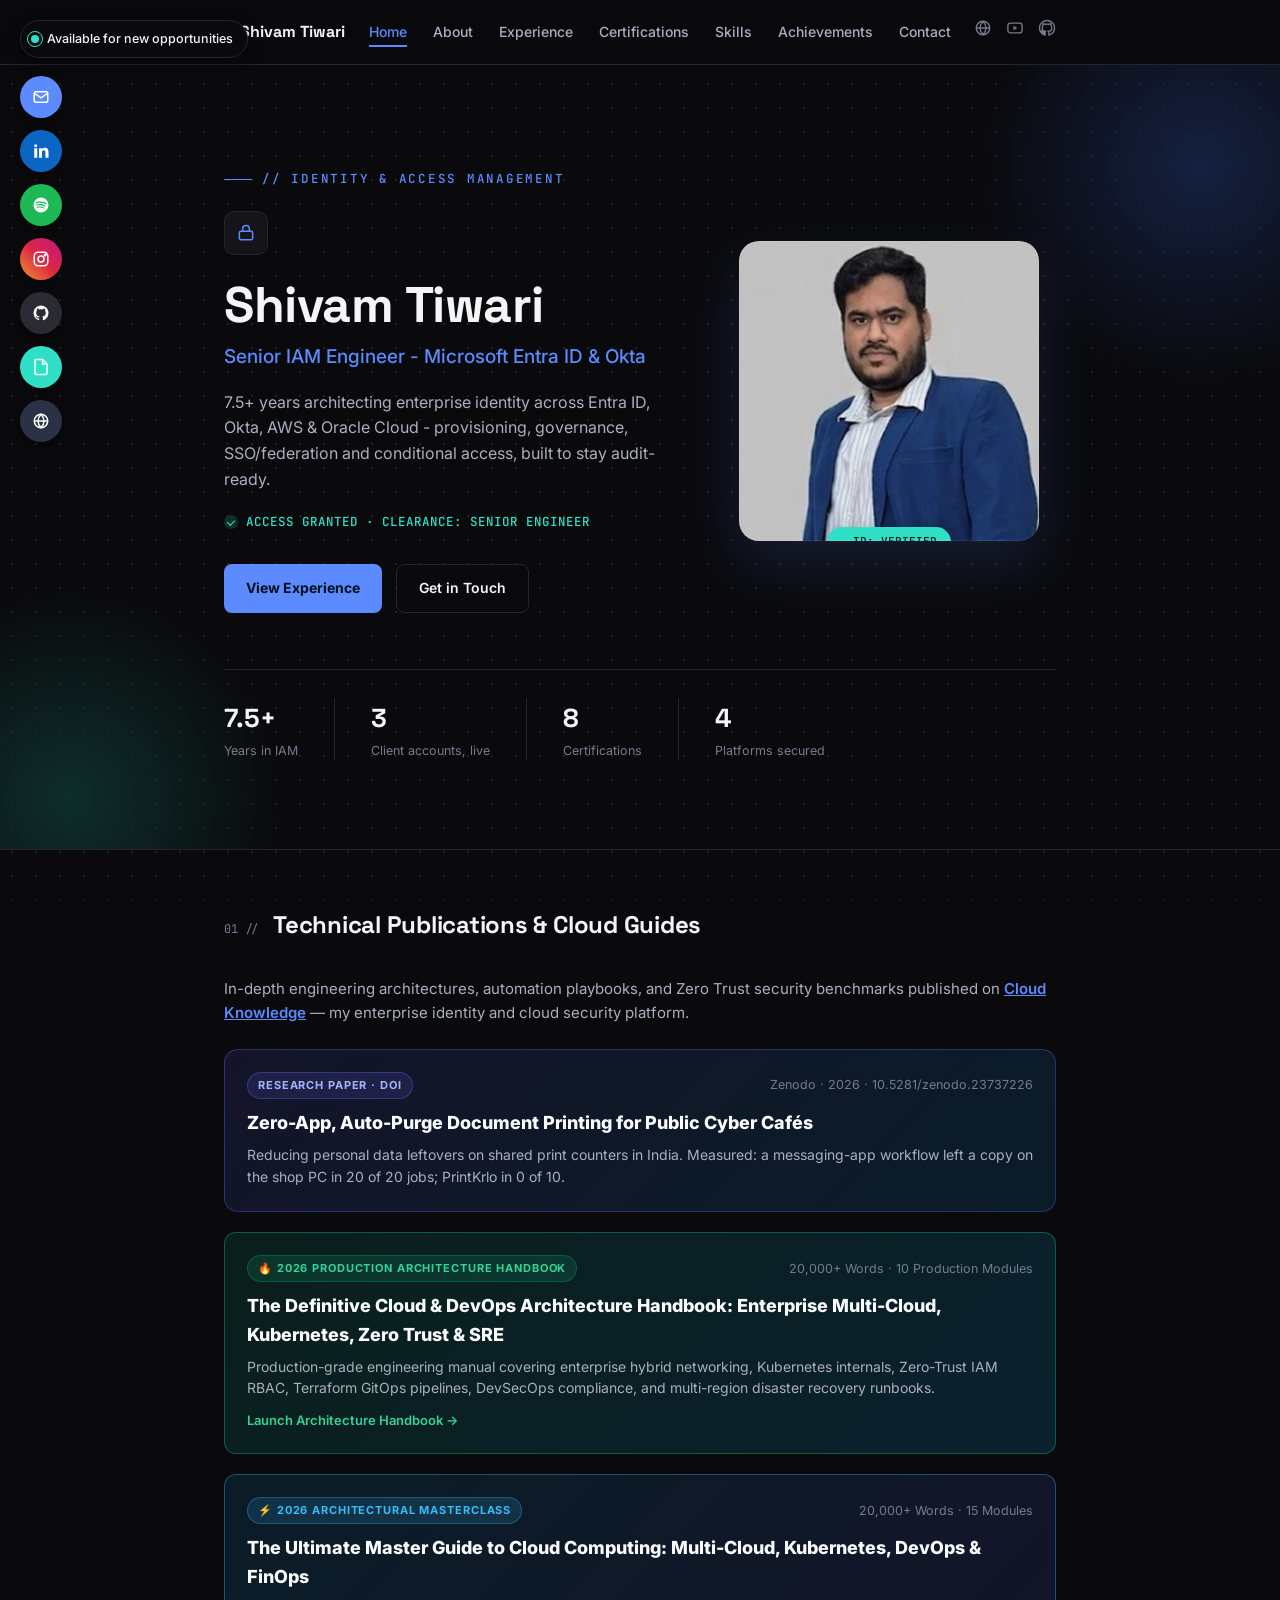
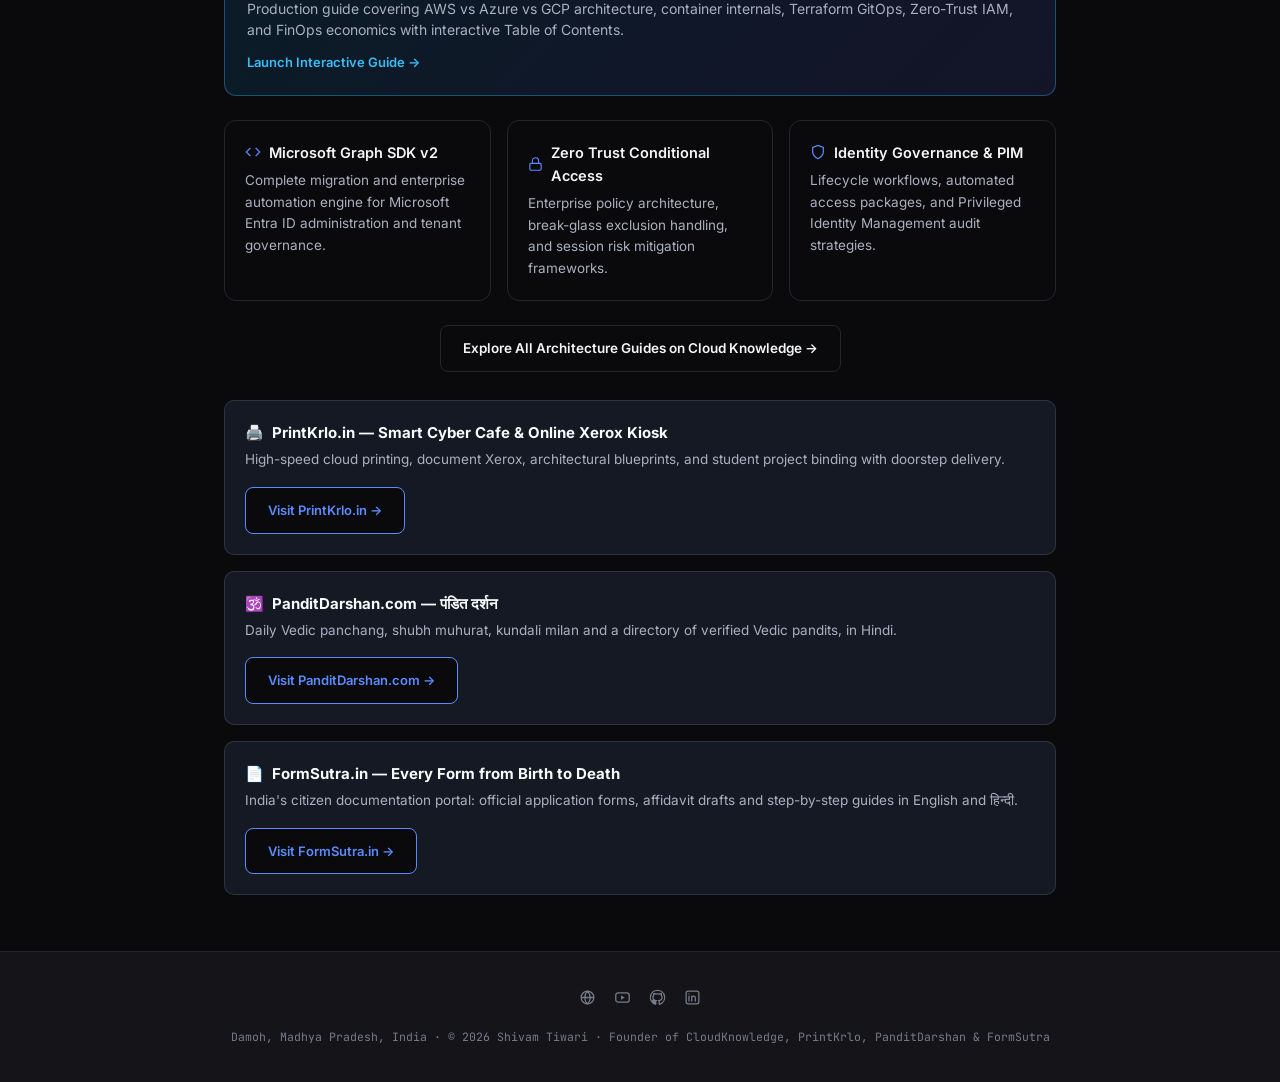
<file: index.html>
<!DOCTYPE html>
<html lang="en">
<head>
<meta charset="UTF-8">
<meta name="viewport" content="width=device-width, initial-scale=1.0">
<title>Shivam Tiwari – Founder of CloudKnowledge, PrintKrlo, PanditDarshan &amp; FormSutra | Senior IAM Engineer</title>
<meta name="description" content="Shivam Tiwari — Senior IAM Engineer from Damoh, Madhya Pradesh, and founder of CloudKnowledge, PrintKrlo, PanditDarshan and FormSutra. Microsoft Entra ID, Okta, AWS IAM and Zero Trust identity architect.">
<meta name="author" content="Shivam Tiwari">
<link rel="canonical" href="https://shivi7566.github.io/">
<meta property="og:type" content="profile">
<meta property="og:title" content="Shivam Tiwari – Founder of CloudKnowledge, PrintKrlo, PanditDarshan &amp; FormSutra">
<meta property="og:description" content="Shivam Tiwari — Senior IAM Engineer from Damoh, Madhya Pradesh, and founder of CloudKnowledge, PrintKrlo, PanditDarshan and FormSutra. Microsoft Entra ID, Okta, AWS IAM and Zero Trust identity architect.">
<meta property="og:url" content="https://shivi7566.github.io/">
<meta property="og:image" content="https://cloudknowledge.in/shivam-tiwari.jpg">
<meta name="twitter:card" content="summary_large_image">
<meta name="twitter:image" content="https://cloudknowledge.in/shivam-tiwari.jpg">
<meta property="og:image:alt" content="Shivam Tiwari, Damoh – founder of CloudKnowledge, PrintKrlo, FormSutra">
<script type="application/ld+json">
{
  "@context": "https://schema.org",
  "@graph": [
    {
      "@type": "ScholarlyArticle",
      "@id": "https://doi.org/10.5281/zenodo.23737226",
      "headline": "Zero-App, Auto-Purge Document Printing for Public Cyber Cafés: Reducing Personal Data Leftovers on Shared Print Counters in India",
      "name": "Zero-App, Auto-Purge Document Printing for Public Cyber Cafés",
      "author": {
        "@id": "https://cloudknowledge.in/security-expert-shivam-tiwari/#person"
      },
      "datePublished": "2026-10-28",
      "publisher": {
        "@type": "Organization",
        "name": "Zenodo",
        "url": "https://zenodo.org/"
      },
      "url": "https://zenodo.org/records/23737226",
      "sameAs": "https://doi.org/10.5281/zenodo.23737226",
      "identifier": {
        "@type": "PropertyValue",
        "propertyID": "DOI",
        "value": "10.5281/zenodo.23737226"
      },
      "license": "https://creativecommons.org/licenses/by/4.0/",
      "inLanguage": "en",
      "keywords": "privacy, data remanence, public kiosks, printing, DPDP Act, India, cyber cafe",
      "about": {
        "@id": "https://printkrlo.in/#organization"
      }
    },
    {
      "@type": "ProfilePage",
      "@id": "https://shivi7566.github.io/#webpage",
      "url": "https://shivi7566.github.io/",
      "name": "Shivam Tiwari — Portfolio",
      "mainEntity": {
        "@id": "https://cloudknowledge.in/security-expert-shivam-tiwari/#person"
      }
    },
    {
      "@type": "Person",
      "@id": "https://cloudknowledge.in/security-expert-shivam-tiwari/#person",
      "name": "Shivam Tiwari",
      "alternateName": [
        "शिवम तिवारी",
        "पंडित शिवम तिवारी"
      ],
      "url": "https://cloudknowledge.in/security-expert-shivam-tiwari/",
      "image": "https://cloudknowledge.in/shivam-tiwari.jpg",
      "jobTitle": "Identity & Access Management (IAM) Engineer",
      "description": "Shivam Tiwari is a Microsoft Certified Identity & Access Management engineer from Damoh, Madhya Pradesh, India, and the founder of CloudKnowledge, PrintKrlo, PanditDarshan and FormSutra.",
      "birthDate": "1997-08-08",
      "birthPlace": {
        "@type": "Place",
        "name": "Damoh, Madhya Pradesh, India"
      },
      "homeLocation": {
        "@type": "Place",
        "name": "Damoh, Madhya Pradesh, India"
      },
      "nationality": {
        "@type": "Country",
        "name": "India"
      },
      "knowsAbout": [
        "Identity and Access Management",
        "Microsoft Entra ID",
        "Zero Trust Security",
        "Cloud Security",
        "Microsoft Azure",
        "AWS IAM"
      ],
      "hasCredential": [
        {
          "@type": "EducationalOccupationalCredential",
          "name": "Microsoft Certified: Identity and Access Administrator Associate",
          "credentialCategory": "certification",
          "url": "https://learn.microsoft.com/api/credentials/share/en-us/ShivamTiwari-7605/844E96B2A39B73CB?sharingId=2D27D71BFC3872B",
          "recognizedBy": {
            "@type": "Organization",
            "name": "Microsoft",
            "url": "https://www.microsoft.com"
          },
          "dateCreated": "2026-04-10",
          "expires": "2027-04-11"
        },
        {
          "@type": "EducationalOccupationalCredential",
          "name": "Microsoft Certified: Cloud and AI Security Engineer Associate",
          "credentialCategory": "certification",
          "url": "https://learn.microsoft.com/api/credentials/share/en-us/ShivamTiwari-7605/87F41D9BB35AC1F5?sharingId=2D27D71BFC3872B",
          "recognizedBy": {
            "@type": "Organization",
            "name": "Microsoft",
            "url": "https://www.microsoft.com"
          },
          "dateCreated": "2026-07-27",
          "expires": "2027-07-28"
        },
        {
          "@type": "EducationalOccupationalCredential",
          "name": "Microsoft Certified: Security, Compliance, and Identity Fundamentals",
          "credentialCategory": "certification",
          "url": "https://learn.microsoft.com/api/credentials/share/en-us/ShivamTiwari-7605/81CE13C8919B8651?sharingId=2D27D71BFC3872B",
          "recognizedBy": {
            "@type": "Organization",
            "name": "Microsoft",
            "url": "https://www.microsoft.com"
          },
          "dateCreated": "2022-10-27"
        },
        {
          "@type": "EducationalOccupationalCredential",
          "name": "Microsoft Certified: Azure AI Fundamentals",
          "credentialCategory": "certification",
          "url": "https://learn.microsoft.com/api/credentials/share/en-us/ShivamTiwari-7605/CDE26ACA06897A1C?sharingId=2D27D71BFC3872B",
          "recognizedBy": {
            "@type": "Organization",
            "name": "Microsoft",
            "url": "https://www.microsoft.com"
          },
          "dateCreated": "2022-09-30"
        },
        {
          "@type": "EducationalOccupationalCredential",
          "name": "Microsoft Certified: Azure Fundamentals",
          "credentialCategory": "certification",
          "url": "https://learn.microsoft.com/api/credentials/share/en-us/ShivamTiwari-7605/9081058C2E9C6446?sharingId=2D27D71BFC3872B",
          "recognizedBy": {
            "@type": "Organization",
            "name": "Microsoft",
            "url": "https://www.microsoft.com"
          },
          "dateCreated": "2022-04-11"
        }
      ],
      "sameAs": [
        "https://orcid.org/0009-0004-6137-7511",
        "https://www.linkedin.com/in/shivamtiwari78",
        "https://github.com/Shivi7566",
        "https://www.youtube.com/@Cloud-Knowledge",
        "https://shivi7566.github.io/",
        "https://open.spotify.com/show/70aHfCEenqy7KVRCGMGFqL",
        "https://www.instagram.com/cloud_knowledge_/",
        "https://learn.microsoft.com/en-us/users/shivamtiwari-7605/"
      ]
    },
    {
      "@type": "Organization",
      "@id": "https://cloudknowledge.in/#organization",
      "name": "CloudKnowledge",
      "url": "https://cloudknowledge.in/",
      "founder": {
        "@id": "https://cloudknowledge.in/security-expert-shivam-tiwari/#person"
      }
    },
    {
      "@type": "Organization",
      "@id": "https://printkrlo.in/#organization",
      "name": "PrintKrlo",
      "url": "https://printkrlo.in/",
      "founder": {
        "@id": "https://cloudknowledge.in/security-expert-shivam-tiwari/#person"
      }
    },
    {
      "@type": "Organization",
      "@id": "https://panditdarshan.com/#organization",
      "name": "PanditDarshan",
      "url": "https://panditdarshan.com/",
      "founder": {
        "@id": "https://cloudknowledge.in/security-expert-shivam-tiwari/#person"
      }
    },
    {
      "@type": "Organization",
      "@id": "https://formsutra.in/#organization",
      "name": "FormSutra",
      "url": "https://formsutra.in/",
      "founder": {
        "@id": "https://cloudknowledge.in/security-expert-shivam-tiwari/#person"
      }
    }
  ]
}
</script>
<link rel="stylesheet" href="assets/style.css">
</head>
<body>
<div class="side-badge"><span class="pulse"></span>Available for new opportunities</div>
<div class="side-icons">
  <a href="mailto:shivam782872@gmail.com" class="ic-mail" title="Email" aria-label="Email"><svg viewBox="0 0 24 24" fill="none" stroke="currentColor" stroke-width="2"><rect x="3" y="5" width="18" height="14" rx="2"/><path d="M3 7l9 6 9-6"/></svg></a>
  <a href="https://www.linkedin.com/in/shivamtiwari78" target="_blank" rel="noopener" class="ic-linkedin" title="LinkedIn" aria-label="LinkedIn"><svg viewBox="0 0 24 24" fill="currentColor" stroke="none"><path d="M6.94 5a2 2 0 11-4-.01 2 2 0 014 .01zM7 8.48H3V21h4V8.48zM13.32 8.48H9.34V21h3.94v-6.57c0-1.74.33-3.42 2.48-3.42 2.12 0 2.15 1.98 2.15 3.53V21H22v-7.02c0-3.66-.79-6.48-5.07-6.48-2.06 0-3.44 1.13-4 2.2h-.06V8.48z"/></svg></a>
  <a href="https://open.spotify.com/show/70aHfCEenqy7KVRCGMGFqL" target="_blank" rel="noopener" class="ic-spotify" title="Podcast: Shivam Tiwari Discussion (Spotify)" aria-label="Podcast on Spotify"><svg viewBox="0 0 24 24" fill="currentColor" stroke="none"><path d="M12 2a10 10 0 100 20 10 10 0 000-20zm4.59 14.42a.62.62 0 01-.86.21c-2.35-1.44-5.31-1.76-8.8-.96a.62.62 0 11-.28-1.22c3.82-.87 7.1-.5 9.73 1.12.3.18.39.56.21.85zm1.22-2.72a.78.78 0 01-1.07.26c-2.69-1.65-6.79-2.13-9.97-1.17a.78.78 0 11-.45-1.5c3.63-1.1 8.15-.57 11.23 1.33.37.22.48.71.26 1.08zm.1-2.83C14.69 8.95 9.37 8.78 6.29 9.71a.94.94 0 11-.54-1.8c3.53-1.07 9.4-.86 13.12 1.34a.94.94 0 01-.96 1.62z"/></svg></a>
  <a href="https://www.instagram.com/cloud_knowledge_/" target="_blank" rel="noopener" class="ic-instagram" title="Instagram: @cloud_knowledge_" aria-label="Instagram"><svg viewBox="0 0 24 24" fill="none" stroke="currentColor" stroke-width="2"><rect x="3" y="3" width="18" height="18" rx="5"/><circle cx="12" cy="12" r="4"/><circle cx="17.5" cy="6.5" r="1" fill="currentColor"/></svg></a>
  <a href="https://github.com/Shivi7566/" target="_blank" rel="noopener" class="ic-github" title="GitHub" aria-label="GitHub"><svg viewBox="0 0 24 24" fill="currentColor" stroke="none"><path d="M12 2a10 10 0 00-3.16 19.5c.5.1.68-.22.68-.48v-1.7c-2.78.6-3.37-1.34-3.37-1.34-.46-1.16-1.11-1.47-1.11-1.47-.9-.62.07-.6.07-.6 1 .07 1.53 1.03 1.53 1.03.9 1.52 2.34 1.08 2.91.83.09-.65.35-1.08.63-1.33-2.22-.25-4.56-1.11-4.56-4.93 0-1.09.39-1.98 1.03-2.68-.1-.25-.45-1.27.1-2.65 0 0 .84-.27 2.75 1.02a9.6 9.6 0 015 0c1.9-1.29 2.75-1.02 2.75-1.02.55 1.38.2 2.4.1 2.65.64.7 1.03 1.59 1.03 2.68 0 3.83-2.34 4.68-4.57 4.92.36.31.68.92.68 1.85v2.75c0 .27.18.58.69.48A10 10 0 0012 2z"/></svg></a>
  <a href="resume.pdf" target="_blank" rel="noopener" class="ic-resume" title="Resume" aria-label="Resume"><svg viewBox="0 0 24 24" fill="none" stroke="currentColor" stroke-width="2"><path d="M14 2H6a2 2 0 00-2 2v16a2 2 0 002 2h12a2 2 0 002-2V8z"/><path d="M14 2v6h6"/></svg></a>
  <a href="https://cloudknowledge.in" target="_blank" rel="noopener" class="ic-site" title="Website" aria-label="Website"><svg viewBox="0 0 24 24" fill="none" stroke="currentColor" stroke-width="2"><circle cx="12" cy="12" r="9"/><path d="M3 12h18M12 3c2.5 2.7 4 6 4 9s-1.5 6.3-4 9c-2.5-2.7-4-6-4-9s1.5-6.3 4-9z"/></svg></a>
</div>

<header>
  <nav class="wrap">
    <a href="index.html" class="brand"><span class="dot"></span>Shivam Tiwari</a>
    <div class="navlinks">
      <a href="index.html">Home</a>
      <a href="about.html">About</a>
      <a href="experience.html">Experience</a>
      <a href="certifications.html">Certifications</a>
      <a href="skills.html">Skills</a>
      <a href="achievements.html">Achievements</a>
      <a href="contact.html">Contact</a>
    </div>
    <div class="navright">
      <div class="navicons">
        <a href="https://cloudknowledge.in" target="_blank" rel="noopener" title="Website" aria-label="Website">
          <svg width="18" height="18" viewBox="0 0 24 24" fill="none" stroke="currentColor" stroke-width="1.8"><circle cx="12" cy="12" r="9"/><path d="M3 12h18M12 3c2.5 2.7 4 6 4 9s-1.5 6.3-4 9c-2.5-2.7-4-6-4-9s1.5-6.3 4-9z"/></svg>
        </a>
        <a href="https://youtube.com/@cloud-knowledge" target="_blank" rel="noopener" title="YouTube" aria-label="YouTube">
          <svg width="18" height="18" viewBox="0 0 24 24" fill="none" stroke="currentColor" stroke-width="1.8"><rect x="2.5" y="5.5" width="19" height="13" rx="3.5"/><path d="M10 9l5 3-5 3V9z" fill="currentColor" stroke="none"/></svg>
        </a>
        <a href="https://github.com/Shivi7566/" target="_blank" rel="noopener" title="GitHub" aria-label="GitHub">
          <svg width="18" height="18" viewBox="0 0 24 24" fill="none" stroke="currentColor" stroke-width="1.8"><path d="M12 2a10 10 0 00-3.16 19.5c.5.1.68-.22.68-.48v-1.7c-2.78.6-3.37-1.34-3.37-1.34-.46-1.16-1.11-1.47-1.11-1.47-.9-.62.07-.6.07-.6 1 .07 1.53 1.03 1.53 1.03.9 1.52 2.34 1.08 2.91.83.09-.65.35-1.08.63-1.33-2.22-.25-4.56-1.11-4.56-4.93 0-1.09.39-1.98 1.03-2.68-.1-.25-.45-1.27.1-2.65 0 0 .84-.27 2.75 1.02a9.6 9.6 0 015 0c1.9-1.29 2.75-1.02 2.75-1.02.55 1.38.2 2.4.1 2.65.64.7 1.03 1.59 1.03 2.68 0 3.83-2.34 4.68-4.57 4.92.36.31.68.92.68 1.85v2.75c0 .27.18.58.69.48A10 10 0 0012 2z"/></svg>
        </a>
      </div>
      <button class="menu-btn" aria-label="Toggle menu"><span></span><span></span><span></span></button>
    </div>
  </nav>
</header>

<section class="hero">
  <div class="wrap">
    <div class="hero-grid">
      <div class="hero-content">
        <div class="eyebrow"><span class="line"></span>// IDENTITY &amp; ACCESS MANAGEMENT</div>
        <div class="badge">
          <svg viewBox="0 0 24 24" fill="none" stroke-width="1.8" stroke-linecap="round" stroke-linejoin="round"><rect x="4" y="10" width="16" height="10" rx="2"/><path d="M8 10V7a4 4 0 018 0v3"/></svg>
        </div>
        <h1 class="name">Shivam Tiwari</h1>
        <div class="role">Senior IAM Engineer - Microsoft Entra ID &amp; Okta</div>
        <p class="tagline">7.5+ years architecting enterprise identity across Entra ID, Okta, AWS &amp; Oracle Cloud - provisioning, governance, SSO/federation and conditional access, built to stay audit-ready.</p>
        <div class="status"><span class="check"></span>ACCESS GRANTED · CLEARANCE: SENIOR ENGINEER</div>
        <div class="cta-row">
          <a href="experience.html" class="btn btn-primary">View Experience</a>
          <a href="contact.html" class="btn btn-ghost">Get in Touch</a>
        </div>
      </div>
      <div class="hero-photo">
        <div class="photo-frame">
          <img src="assets/img/profile.jpg" alt="Shivam Tiwari from Damoh, Madhya Pradesh – founder of CloudKnowledge, PrintKrlo, FormSutra and PanditDarshan">
          <span class="corner tl"></span><span class="corner tr"></span><span class="corner bl"></span><span class="corner br"></span>
          <span class="photo-tag"><span class="d"></span>ID: VERIFIED</span>
        </div>
      </div>
    </div>
    <div class="stat-row">
      <div class="stat"><div class="n">7.5+</div><div class="l">Years in IAM</div></div>
      <div class="stat"><div class="n">3</div><div class="l">Client accounts, live</div></div>
      <div class="stat"><div class="n">8</div><div class="l">Certifications</div></div>
      <div class="stat"><div class="n">4</div><div class="l">Platforms secured</div></div>
    </div>
  </div>
</section>

<section class="section-border">
  <div class="wrap">
    <div class="section-head">
      <span class="num">01 //</span>
      <h2>Technical Publications &amp; Cloud Guides</h2>
    </div>
    <p style="margin-bottom:24px;font-size:15px;color:var(--body);">
      In-depth engineering architectures, automation playbooks, and Zero Trust security benchmarks published on <a href="https://cloudknowledge.in" target="_blank" rel="noopener" style="color:var(--blue);font-weight:600;text-decoration:underline;">Cloud Knowledge</a> — my enterprise identity and cloud security platform.
    </p>

    <!-- Research paper (DOI) -->
    <a href="https://doi.org/10.5281/zenodo.23737226" target="_blank" rel="noopener" style="display:block;margin-bottom:20px;padding:22px;background:linear-gradient(135deg, rgba(99, 102, 241, 0.12), rgba(14, 165, 233, 0.12));border:1px solid rgba(99,102,241,0.35);border-radius:14px;text-decoration:none;">
      <div style="display:flex;align-items:center;justify-content:space-between;flex-wrap:wrap;gap:10px;">
        <span style="font-size:11px;font-weight:700;text-transform:uppercase;letter-spacing:0.08em;color:#a5b4fc;background:rgba(99,102,241,0.15);padding:4px 10px;border-radius:99px;border:1px solid rgba(99,102,241,0.35);">Research Paper · DOI</span>
        <span style="font-size:12.5px;color:var(--muted, #94a3b8);font-family:var(--mono);">Zenodo · 2026 · 10.5281/zenodo.23737226</span>
      </div>
      <div style="font-size:18px;font-weight:800;color:var(--text, #f8fafc);margin-top:10px;">Zero-App, Auto-Purge Document Printing for Public Cyber Cafés</div>
      <div style="font-size:14px;color:var(--body, #cbd5e1);margin-top:6px;">Reducing personal data leftovers on shared print counters in India. Measured: a messaging-app workflow left a copy on the shop PC in 20 of 20 jobs; PrintKrlo in 0 of 10.</div>
    </a>

    <!-- New Handbook Feature Card -->
    <a href="ultimate-cloud-engineering-handbook.html" style="display:block;margin-bottom:20px;padding:22px;background:linear-gradient(135deg, rgba(16, 185, 129, 0.12), rgba(14, 165, 233, 0.15));border:1px solid rgba(16, 185, 129, 0.4);border-radius:12px;text-decoration:none;transition:transform 0.2s ease, border-color 0.2s ease;">
      <div style="display:flex;align-items:center;justify-content:space-between;flex-wrap:wrap;gap:10px;">
        <span style="font-size:11px;font-weight:700;text-transform:uppercase;letter-spacing:0.08em;color:#34d399;background:rgba(16, 185, 129, 0.15);padding:4px 10px;border-radius:99px;border:1px solid rgba(16, 185, 129, 0.3);">🔥 2026 Production Architecture Handbook</span>
        <span style="font-size:12.5px;color:var(--muted, #94a3b8);font-family:var(--mono);">20,000+ Words · 10 Production Modules</span>
      </div>
      <div style="font-size:18px;font-weight:800;color:var(--text, #f8fafc);margin-top:10px;">
        The Definitive Cloud &amp; DevOps Architecture Handbook: Enterprise Multi-Cloud, Kubernetes, Zero Trust &amp; SRE
      </div>
      <div style="font-size:14px;color:var(--body, #cbd5e1);margin-top:6px;line-height:1.5;">
        Production-grade engineering manual covering enterprise hybrid networking, Kubernetes internals, Zero-Trust IAM RBAC, Terraform GitOps pipelines, DevSecOps compliance, and multi-region disaster recovery runbooks.
      </div>
      <div style="margin-top:12px;color:#34d399;font-size:13px;font-weight:600;">
        Launch Architecture Handbook &rarr;
      </div>
    </a>

    <!-- Masterclass Feature Card -->
    <a href="cloud-computing-guide.html" style="display:block;margin-bottom:24px;padding:22px;background:linear-gradient(135deg, rgba(14, 165, 233, 0.12), rgba(99, 102, 241, 0.12));border:1px solid rgba(56, 189, 248, 0.35);border-radius:12px;text-decoration:none;transition:transform 0.2s ease, border-color 0.2s ease;">
      <div style="display:flex;align-items:center;justify-content:space-between;flex-wrap:wrap;gap:10px;">
        <span style="font-size:11px;font-weight:700;text-transform:uppercase;letter-spacing:0.08em;color:#38bdf8;background:rgba(56, 189, 248, 0.15);padding:4px 10px;border-radius:99px;border:1px solid rgba(56, 189, 248, 0.3);">⚡ 2026 Architectural Masterclass</span>
        <span style="font-size:12.5px;color:var(--muted, #94a3b8);font-family:var(--mono);">20,000+ Words · 15 Modules</span>
      </div>
      <div style="font-size:18px;font-weight:800;color:var(--text, #f8fafc);margin-top:10px;">
        The Ultimate Master Guide to Cloud Computing: Multi-Cloud, Kubernetes, DevOps &amp; FinOps
      </div>
      <div style="font-size:14px;color:var(--body, #cbd5e1);margin-top:6px;line-height:1.5;">
        Production guide covering AWS vs Azure vs GCP architecture, container internals, Terraform GitOps, Zero-Trust IAM, and FinOps economics with interactive Table of Contents.
      </div>
      <div style="margin-top:12px;color:#38bdf8;font-size:13px;font-weight:600;">
        Launch Interactive Guide &rarr;
      </div>
    </a>

    <div style="display:grid;grid-template-columns:repeat(auto-fit, minmax(260px, 1fr));gap:16px;">
      <a href="https://cloudknowledge.in/microsoft-graph-powershell-sdk-v2-automation-guide/" target="_blank" rel="noopener" class="pillar" style="display:block;margin-bottom:0;">
        <div class="t">
          <svg viewBox="0 0 24 24" fill="none" stroke-width="1.8"><polyline points="16 18 22 12 16 6"/><polyline points="8 6 2 12 8 18"/></svg>
          Microsoft Graph SDK v2
        </div>
        <div class="d">Complete migration and enterprise automation engine for Microsoft Entra ID administration and tenant governance.</div>
      </a>
      <a href="https://cloudknowledge.in/entra-id-conditional-access-policies-zero-trust-framework/" target="_blank" rel="noopener" class="pillar" style="display:block;margin-bottom:0;">
        <div class="t">
          <svg viewBox="0 0 24 24" fill="none" stroke-width="1.8"><rect x="3" y="11" width="18" height="11" rx="2" ry="2"/><path d="M7 11V7a5 5 0 0110 0v4"/></svg>
          Zero Trust Conditional Access
        </div>
        <div class="d">Enterprise policy architecture, break-glass exclusion handling, and session risk mitigation frameworks.</div>
      </a>
      <a href="https://cloudknowledge.in/entra-id-governance-access-packages-lifecycle-workflows-pim/" target="_blank" rel="noopener" class="pillar" style="display:block;margin-bottom:0;">
        <div class="t">
          <svg viewBox="0 0 24 24" fill="none" stroke-width="1.8"><path d="M12 22s8-4 8-10V5l-8-3-8 3v7c0 6 8 10 8 10z"/></svg>
          Identity Governance &amp; PIM
        </div>
        <div class="d">Lifecycle workflows, automated access packages, and Privileged Identity Management audit strategies.</div>
      </a>
    </div>
    <div style="margin-top:24px;text-align:center;">
      <a href="https://cloudknowledge.in" target="_blank" rel="noopener" class="btn btn-ghost" style="font-size:13.5px;">
        Explore All Architecture Guides on Cloud Knowledge &rarr;
      </a>
    </div>

    <div style="margin-top:28px;padding:20px;background:rgba(30, 41, 59, 0.5);border-radius:10px;border:1px solid rgba(148, 163, 184, 0.2);display:flex;align-items:center;justify-content:space-between;flex-wrap:wrap;gap:16px;">
      <div>
        <div style="font-weight:700;font-size:15px;color:var(--text, #f8fafc);display:flex;align-items:center;gap:8px;">
          <span>🖨️</span> PrintKrlo.in — Smart Cyber Cafe &amp; Online Xerox Kiosk
        </div>
        <div style="font-size:13.5px;color:var(--body, #94a3b8);margin-top:4px;">
          High-speed cloud printing, document Xerox, architectural blueprints, and student project binding with doorstep delivery.
        </div>
      </div>
      <a href="https://printkrlo.in" target="_blank" rel="noopener" class="btn btn-ghost" style="font-size:13px;border-color:var(--blue);color:var(--blue);">
        Visit PrintKrlo.in &rarr;
      </a>
    </div>

    <div style="margin-top:16px;padding:20px;background:rgba(30, 41, 59, 0.5);border-radius:10px;border:1px solid rgba(148, 163, 184, 0.2);display:flex;align-items:center;justify-content:space-between;flex-wrap:wrap;gap:16px;">
      <div>
        <div style="font-weight:700;font-size:15px;color:var(--text, #f8fafc);display:flex;align-items:center;gap:8px;">
          <span>🕉️</span> PanditDarshan.com — पंडित दर्शन
        </div>
        <div style="font-size:13.5px;color:var(--body, #94a3b8);margin-top:4px;">
          Daily Vedic panchang, shubh muhurat, kundali milan and a directory of verified Vedic pandits, in Hindi.
        </div>
      </div>
      <a href="https://panditdarshan.com" target="_blank" rel="noopener" class="btn btn-ghost" style="font-size:13px;border-color:var(--blue);color:var(--blue);">
        Visit PanditDarshan.com &rarr;
      </a>
    </div>

    <div style="margin-top:16px;padding:20px;background:rgba(30, 41, 59, 0.5);border-radius:10px;border:1px solid rgba(148, 163, 184, 0.2);display:flex;align-items:center;justify-content:space-between;flex-wrap:wrap;gap:16px;">
      <div>
        <div style="font-weight:700;font-size:15px;color:var(--text, #f8fafc);display:flex;align-items:center;gap:8px;">
          <span>📄</span> FormSutra.in — Every Form from Birth to Death
        </div>
        <div style="font-size:13.5px;color:var(--body, #94a3b8);margin-top:4px;">
          India's citizen documentation portal: official application forms, affidavit drafts and step-by-step guides in English and हिन्दी.
        </div>
      </div>
      <a href="https://formsutra.in" target="_blank" rel="noopener" class="btn btn-ghost" style="font-size:13px;border-color:var(--blue);color:var(--blue);">
        Visit FormSutra.in &rarr;
      </a>
    </div>
  </div>
</section>

<footer class="mini">
  <div class="wrap">
    <div class="mini-links">
      <a href="https://cloudknowledge.in" target="_blank" rel="noopener" aria-label="Website"><svg width="17" height="17" viewBox="0 0 24 24" fill="none" stroke="currentColor" stroke-width="1.8"><circle cx="12" cy="12" r="9"/><path d="M3 12h18M12 3c2.5 2.7 4 6 4 9s-1.5 6.3-4 9c-2.5-2.7-4-6-4-9s1.5-6.3 4-9z"/></svg></a>
      <a href="https://youtube.com/@cloud-knowledge" target="_blank" rel="noopener" aria-label="YouTube"><svg width="17" height="17" viewBox="0 0 24 24" fill="none" stroke="currentColor" stroke-width="1.8"><rect x="2.5" y="5.5" width="19" height="13" rx="3.5"/><path d="M10 9l5 3-5 3V9z" fill="currentColor" stroke="none"/></svg></a>
      <a href="https://github.com/Shivi7566/" target="_blank" rel="noopener" aria-label="GitHub"><svg width="17" height="17" viewBox="0 0 24 24" fill="none" stroke="currentColor" stroke-width="1.8"><path d="M12 2a10 10 0 00-3.16 19.5c.5.1.68-.22.68-.48v-1.7c-2.78.6-3.37-1.34-3.37-1.34-.46-1.16-1.11-1.47-1.11-1.47-.9-.62.07-.6.07-.6 1 .07 1.53 1.03 1.53 1.03.9 1.52 2.34 1.08 2.91.83.09-.65.35-1.08.63-1.33-2.22-.25-4.56-1.11-4.56-4.93 0-1.09.39-1.98 1.03-2.68-.1-.25-.45-1.27.1-2.65 0 0 .84-.27 2.75 1.02a9.6 9.6 0 015 0c1.9-1.29 2.75-1.02 2.75-1.02.55 1.38.2 2.4.1 2.65.64.7 1.03 1.59 1.03 2.68 0 3.83-2.34 4.68-4.57 4.92.36.31.68.92.68 1.85v2.75c0 .27.18.58.69.48A10 10 0 0012 2z"/></svg></a>
      <a href="https://www.linkedin.com/in/shivamtiwari78" target="_blank" rel="noopener" aria-label="LinkedIn"><svg width="17" height="17" viewBox="0 0 24 24" fill="none" stroke="currentColor" stroke-width="1.8"><rect x="3" y="3" width="18" height="18" rx="3"/><path d="M7 10v7M7 7v.01M11 17v-4.5a2.5 2.5 0 015 0V17M11 10v7" stroke-linecap="round"/></svg></a>
    </div>
    <div class="foot-meta">Damoh, Madhya Pradesh, India · © 2026 Shivam Tiwari · Founder of CloudKnowledge, PrintKrlo, PanditDarshan &amp; FormSutra</div>
  </div>
</footer>

<script src="assets/script.js"></script>
</body>
</html>
</file>
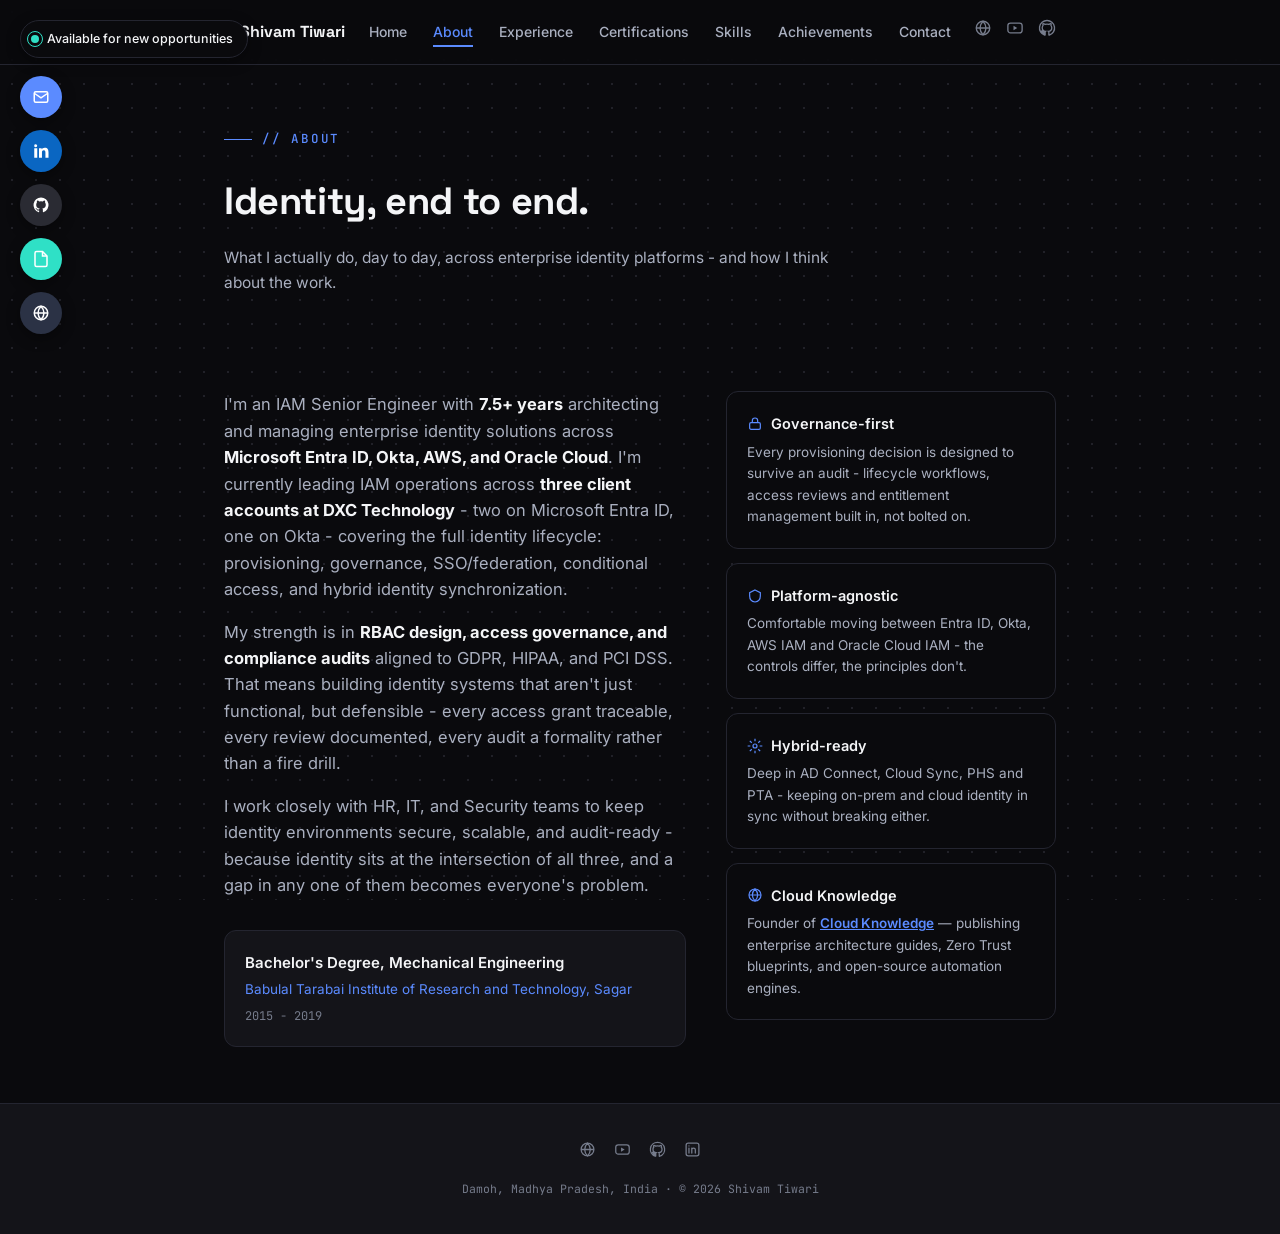
<file: about.html>
<!DOCTYPE html>
<html lang="en">
<head>
<meta charset="UTF-8">
<meta name="viewport" content="width=device-width, initial-scale=1.0">
<title>About - Shivam Tiwari</title>
<link rel="stylesheet" href="assets/style.css">
</head>
<body>
<div class="side-badge"><span class="pulse"></span>Available for new opportunities</div>
<div class="side-icons">
  <a href="mailto:shivam782872@gmail.com" class="ic-mail" title="Email" aria-label="Email"><svg viewBox="0 0 24 24" fill="none" stroke="currentColor" stroke-width="2"><rect x="3" y="5" width="18" height="14" rx="2"/><path d="M3 7l9 6 9-6"/></svg></a>
  <a href="https://www.linkedin.com/in/shivamtiwari78" target="_blank" rel="noopener" class="ic-linkedin" title="LinkedIn" aria-label="LinkedIn"><svg viewBox="0 0 24 24" fill="currentColor" stroke="none"><path d="M6.94 5a2 2 0 11-4-.01 2 2 0 014 .01zM7 8.48H3V21h4V8.48zM13.32 8.48H9.34V21h3.94v-6.57c0-1.74.33-3.42 2.48-3.42 2.12 0 2.15 1.98 2.15 3.53V21H22v-7.02c0-3.66-.79-6.48-5.07-6.48-2.06 0-3.44 1.13-4 2.2h-.06V8.48z"/></svg></a>
  <a href="https://github.com/Shivi7566/" target="_blank" rel="noopener" class="ic-github" title="GitHub" aria-label="GitHub"><svg viewBox="0 0 24 24" fill="currentColor" stroke="none"><path d="M12 2a10 10 0 00-3.16 19.5c.5.1.68-.22.68-.48v-1.7c-2.78.6-3.37-1.34-3.37-1.34-.46-1.16-1.11-1.47-1.11-1.47-.9-.62.07-.6.07-.6 1 .07 1.53 1.03 1.53 1.03.9 1.52 2.34 1.08 2.91.83.09-.65.35-1.08.63-1.33-2.22-.25-4.56-1.11-4.56-4.93 0-1.09.39-1.98 1.03-2.68-.1-.25-.45-1.27.1-2.65 0 0 .84-.27 2.75 1.02a9.6 9.6 0 015 0c1.9-1.29 2.75-1.02 2.75-1.02.55 1.38.2 2.4.1 2.65.64.7 1.03 1.59 1.03 2.68 0 3.83-2.34 4.68-4.57 4.92.36.31.68.92.68 1.85v2.75c0 .27.18.58.69.48A10 10 0 0012 2z"/></svg></a>
  <a href="resume.pdf" target="_blank" rel="noopener" class="ic-resume" title="Resume" aria-label="Resume"><svg viewBox="0 0 24 24" fill="none" stroke="currentColor" stroke-width="2"><path d="M14 2H6a2 2 0 00-2 2v16a2 2 0 002 2h12a2 2 0 002-2V8z"/><path d="M14 2v6h6"/></svg></a>
  <a href="https://cloudknowledge.in" target="_blank" rel="noopener" class="ic-site" title="Website" aria-label="Website"><svg viewBox="0 0 24 24" fill="none" stroke="currentColor" stroke-width="2"><circle cx="12" cy="12" r="9"/><path d="M3 12h18M12 3c2.5 2.7 4 6 4 9s-1.5 6.3-4 9c-2.5-2.7-4-6-4-9s1.5-6.3 4-9z"/></svg></a>
</div>
<header>
  <nav class="wrap">
    <a href="index.html" class="brand"><span class="dot"></span>Shivam Tiwari</a>
    <div class="navlinks">
      <a href="index.html">Home</a>
      <a href="about.html">About</a>
      <a href="experience.html">Experience</a>
      <a href="certifications.html">Certifications</a>
      <a href="skills.html">Skills</a>
      <a href="achievements.html">Achievements</a>
      <a href="contact.html">Contact</a>
    </div>
    <div class="navright">
      <div class="navicons">
        <a href="https://cloudknowledge.in" target="_blank" rel="noopener" title="Website" aria-label="Website">
          <svg width="18" height="18" viewBox="0 0 24 24" fill="none" stroke="currentColor" stroke-width="1.8"><circle cx="12" cy="12" r="9"/><path d="M3 12h18M12 3c2.5 2.7 4 6 4 9s-1.5 6.3-4 9c-2.5-2.7-4-6-4-9s1.5-6.3 4-9z"/></svg>
        </a>
        <a href="https://youtube.com/@cloud-knowledge" target="_blank" rel="noopener" title="YouTube" aria-label="YouTube">
          <svg width="18" height="18" viewBox="0 0 24 24" fill="none" stroke="currentColor" stroke-width="1.8"><rect x="2.5" y="5.5" width="19" height="13" rx="3.5"/><path d="M10 9l5 3-5 3V9z" fill="currentColor" stroke="none"/></svg>
        </a>
        <a href="https://github.com/Shivi7566/" target="_blank" rel="noopener" title="GitHub" aria-label="GitHub">
          <svg width="18" height="18" viewBox="0 0 24 24" fill="none" stroke="currentColor" stroke-width="1.8"><path d="M12 2a10 10 0 00-3.16 19.5c.5.1.68-.22.68-.48v-1.7c-2.78.6-3.37-1.34-3.37-1.34-.46-1.16-1.11-1.47-1.11-1.47-.9-.62.07-.6.07-.6 1 .07 1.53 1.03 1.53 1.03.9 1.52 2.34 1.08 2.91.83.09-.65.35-1.08.63-1.33-2.22-.25-4.56-1.11-4.56-4.93 0-1.09.39-1.98 1.03-2.68-.1-.25-.45-1.27.1-2.65 0 0 .84-.27 2.75 1.02a9.6 9.6 0 015 0c1.9-1.29 2.75-1.02 2.75-1.02.55 1.38.2 2.4.1 2.65.64.7 1.03 1.59 1.03 2.68 0 3.83-2.34 4.68-4.57 4.92.36.31.68.92.68 1.85v2.75c0 .27.18.58.69.48A10 10 0 0012 2z"/></svg>
        </a>
      </div>
      <button class="menu-btn" aria-label="Toggle menu"><span></span><span></span><span></span></button>
    </div>
  </nav>
</header>
<section class="page-hero">
  <div class="wrap">
    <div class="eyebrow"><span class="line"></span>// ABOUT</div>
    <h1>Identity, end to end.</h1>
    <p>What I actually do, day to day, across enterprise identity platforms - and how I think about the work.</p>
  </div>
</section>

<section>
  <div class="wrap">
    <div class="about-grid">
      <div>
        <p class="about-text reveal">I'm an IAM Senior Engineer with <strong>7.5+ years</strong> architecting and managing enterprise identity solutions across <strong>Microsoft Entra ID, Okta, AWS, and Oracle Cloud</strong>. I'm currently leading IAM operations across <strong>three client accounts at DXC Technology</strong> - two on Microsoft Entra ID, one on Okta - covering the full identity lifecycle: provisioning, governance, SSO/federation, conditional access, and hybrid identity synchronization.</p>
        <p class="about-text reveal" style="margin-top:16px;">My strength is in <strong>RBAC design, access governance, and compliance audits</strong> aligned to GDPR, HIPAA, and PCI DSS. That means building identity systems that aren't just functional, but defensible - every access grant traceable, every review documented, every audit a formality rather than a fire drill.</p>
        <p class="about-text reveal" style="margin-top:16px;">I work closely with HR, IT, and Security teams to keep identity environments secure, scalable, and audit-ready - because identity sits at the intersection of all three, and a gap in any one of them becomes everyone's problem.</p>

        <div style="margin-top:32px;">
          <div class="edu-card reveal">
            <div class="deg">Bachelor's Degree, Mechanical Engineering</div>
            <div class="sch">Babulal Tarabai Institute of Research and Technology, Sagar</div>
            <div class="yr mono">2015 - 2019</div>
          </div>
        </div>
      </div>

      <div>
        <div class="pillar reveal">
          <div class="t"><svg viewBox="0 0 24 24" fill="none" stroke-width="1.8"><rect x="4" y="10" width="16" height="10" rx="2"/><path d="M8 10V7a4 4 0 018 0v3"/></svg>Governance-first</div>
          <div class="d">Every provisioning decision is designed to survive an audit - lifecycle workflows, access reviews and entitlement management built in, not bolted on.</div>
        </div>
        <div class="pillar reveal">
          <div class="t"><svg viewBox="0 0 24 24" fill="none" stroke-width="1.8"><path d="M12 3l8 4v5c0 5-3.5 8.5-8 9-4.5-.5-8-4-8-9V7l8-4z"/></svg>Platform-agnostic</div>
          <div class="d">Comfortable moving between Entra ID, Okta, AWS IAM and Oracle Cloud IAM - the controls differ, the principles don't.</div>
        </div>
        <div class="pillar reveal">
          <div class="t"><svg viewBox="0 0 24 24" fill="none" stroke-width="1.8"><circle cx="12" cy="12" r="3"/><path d="M12 1v4M12 19v4M4.2 4.2l2.9 2.9M16.9 16.9l2.9 2.9M1 12h4M19 12h4M4.2 19.8l2.9-2.9M16.9 7.1l2.9-2.9"/></svg>Hybrid-ready</div>
          <div class="d">Deep in AD Connect, Cloud Sync, PHS and PTA - keeping on-prem and cloud identity in sync without breaking either.</div>
        </div>
        <div class="pillar reveal">
          <div class="t"><svg viewBox="0 0 24 24" fill="none" stroke-width="1.8"><circle cx="12" cy="12" r="9"/><path d="M3 12h18M12 3c2.5 2.7 4 6 4 9s-1.5 6.3-4 9c-2.5-2.7-4-6-4-9s1.5-6.3 4-9z"/></svg>Cloud Knowledge</div>
          <div class="d">Founder of <a href="https://cloudknowledge.in" target="_blank" rel="noopener" style="color:var(--blue);font-weight:600;text-decoration:underline;">Cloud Knowledge</a> — publishing enterprise architecture guides, Zero Trust blueprints, and open-source automation engines.</div>
        </div>
      </div>
    </div>
  </div>
</section>
<footer class="mini">
  <div class="wrap">
    <div class="mini-links">
      <a href="https://cloudknowledge.in" target="_blank" rel="noopener" aria-label="Website"><svg width="17" height="17" viewBox="0 0 24 24" fill="none" stroke="currentColor" stroke-width="1.8"><circle cx="12" cy="12" r="9"/><path d="M3 12h18M12 3c2.5 2.7 4 6 4 9s-1.5 6.3-4 9c-2.5-2.7-4-6-4-9s1.5-6.3 4-9z"/></svg></a>
      <a href="https://youtube.com/@cloud-knowledge" target="_blank" rel="noopener" aria-label="YouTube"><svg width="17" height="17" viewBox="0 0 24 24" fill="none" stroke="currentColor" stroke-width="1.8"><rect x="2.5" y="5.5" width="19" height="13" rx="3.5"/><path d="M10 9l5 3-5 3V9z" fill="currentColor" stroke="none"/></svg></a>
      <a href="https://github.com/Shivi7566/" target="_blank" rel="noopener" aria-label="GitHub"><svg width="17" height="17" viewBox="0 0 24 24" fill="none" stroke="currentColor" stroke-width="1.8"><path d="M12 2a10 10 0 00-3.16 19.5c.5.1.68-.22.68-.48v-1.7c-2.78.6-3.37-1.34-3.37-1.34-.46-1.16-1.11-1.47-1.11-1.47-.9-.62.07-.6.07-.6 1 .07 1.53 1.03 1.53 1.03.9 1.52 2.34 1.08 2.91.83.09-.65.35-1.08.63-1.33-2.22-.25-4.56-1.11-4.56-4.93 0-1.09.39-1.98 1.03-2.68-.1-.25-.45-1.27.1-2.65 0 0 .84-.27 2.75 1.02a9.6 9.6 0 015 0c1.9-1.29 2.75-1.02 2.75-1.02.55 1.38.2 2.4.1 2.65.64.7 1.03 1.59 1.03 2.68 0 3.83-2.34 4.68-4.57 4.92.36.31.68.92.68 1.85v2.75c0 .27.18.58.69.48A10 10 0 0012 2z"/></svg></a>
      <a href="https://www.linkedin.com/in/shivamtiwari78" target="_blank" rel="noopener" aria-label="LinkedIn"><svg width="17" height="17" viewBox="0 0 24 24" fill="none" stroke="currentColor" stroke-width="1.8"><rect x="3" y="3" width="18" height="18" rx="3"/><path d="M7 10v7M7 7v.01M11 17v-4.5a2.5 2.5 0 015 0V17M11 10v7" stroke-linecap="round"/></svg></a>
    </div>
    <div class="foot-meta">Damoh, Madhya Pradesh, India · © 2026 Shivam Tiwari</div>
  </div>
</footer>
<script src="assets/script.js"></script>
</body>
</html>
</file>
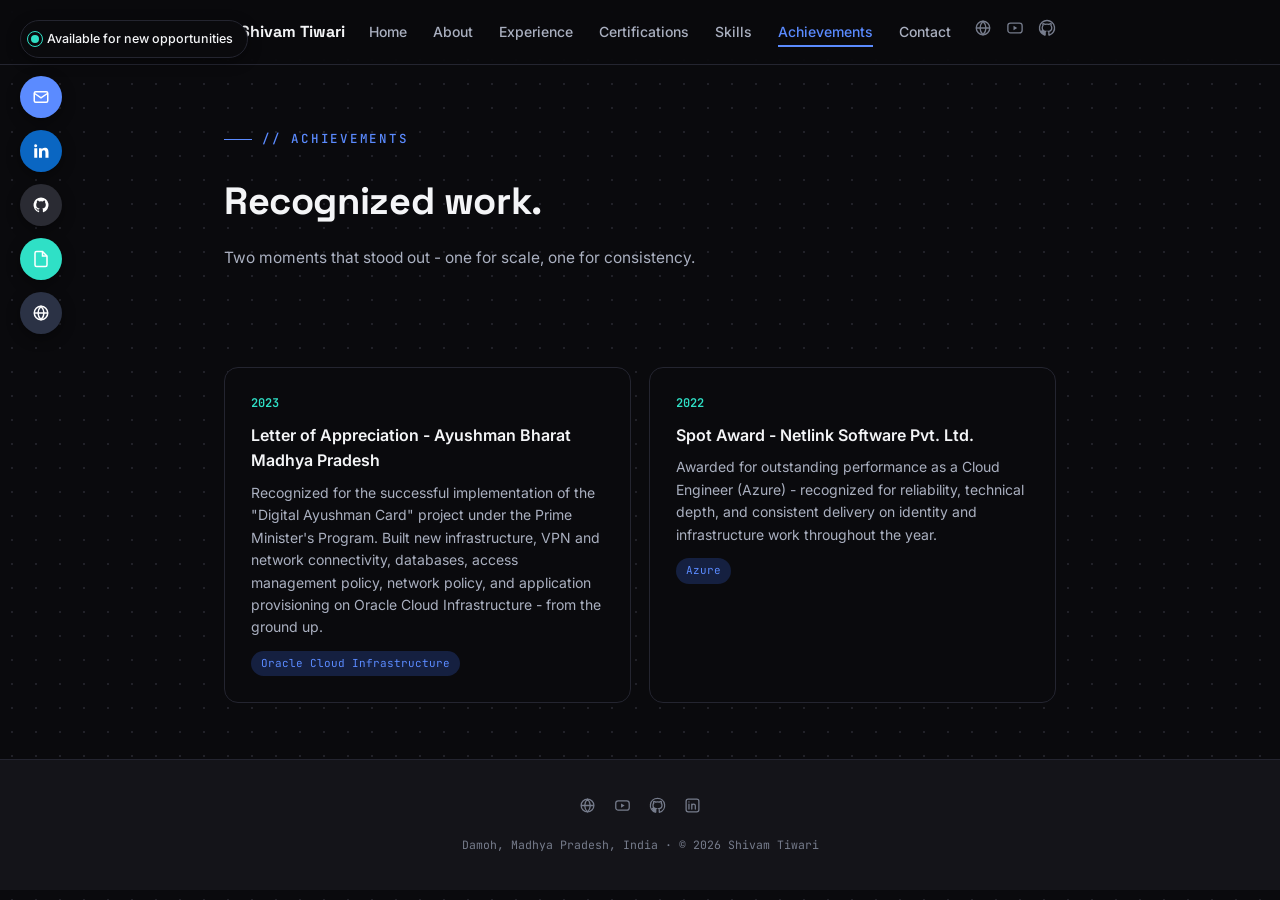
<file: achievements.html>
<!DOCTYPE html>
<html lang="en">
<head>
<meta charset="UTF-8">
<meta name="viewport" content="width=device-width, initial-scale=1.0">
<title>Achievements - Shivam Tiwari</title>
<link rel="stylesheet" href="assets/style.css">
</head>
<body>
<div class="side-badge"><span class="pulse"></span>Available for new opportunities</div>
<div class="side-icons">
  <a href="mailto:shivam782872@gmail.com" class="ic-mail" title="Email" aria-label="Email"><svg viewBox="0 0 24 24" fill="none" stroke="currentColor" stroke-width="2"><rect x="3" y="5" width="18" height="14" rx="2"/><path d="M3 7l9 6 9-6"/></svg></a>
  <a href="https://www.linkedin.com/in/shivamtiwari78" target="_blank" rel="noopener" class="ic-linkedin" title="LinkedIn" aria-label="LinkedIn"><svg viewBox="0 0 24 24" fill="currentColor" stroke="none"><path d="M6.94 5a2 2 0 11-4-.01 2 2 0 014 .01zM7 8.48H3V21h4V8.48zM13.32 8.48H9.34V21h3.94v-6.57c0-1.74.33-3.42 2.48-3.42 2.12 0 2.15 1.98 2.15 3.53V21H22v-7.02c0-3.66-.79-6.48-5.07-6.48-2.06 0-3.44 1.13-4 2.2h-.06V8.48z"/></svg></a>
  <a href="https://github.com/Shivi7566/" target="_blank" rel="noopener" class="ic-github" title="GitHub" aria-label="GitHub"><svg viewBox="0 0 24 24" fill="currentColor" stroke="none"><path d="M12 2a10 10 0 00-3.16 19.5c.5.1.68-.22.68-.48v-1.7c-2.78.6-3.37-1.34-3.37-1.34-.46-1.16-1.11-1.47-1.11-1.47-.9-.62.07-.6.07-.6 1 .07 1.53 1.03 1.53 1.03.9 1.52 2.34 1.08 2.91.83.09-.65.35-1.08.63-1.33-2.22-.25-4.56-1.11-4.56-4.93 0-1.09.39-1.98 1.03-2.68-.1-.25-.45-1.27.1-2.65 0 0 .84-.27 2.75 1.02a9.6 9.6 0 015 0c1.9-1.29 2.75-1.02 2.75-1.02.55 1.38.2 2.4.1 2.65.64.7 1.03 1.59 1.03 2.68 0 3.83-2.34 4.68-4.57 4.92.36.31.68.92.68 1.85v2.75c0 .27.18.58.69.48A10 10 0 0012 2z"/></svg></a>
  <a href="resume.pdf" target="_blank" rel="noopener" class="ic-resume" title="Resume" aria-label="Resume"><svg viewBox="0 0 24 24" fill="none" stroke="currentColor" stroke-width="2"><path d="M14 2H6a2 2 0 00-2 2v16a2 2 0 002 2h12a2 2 0 002-2V8z"/><path d="M14 2v6h6"/></svg></a>
  <a href="https://cloudknowledge.in" target="_blank" rel="noopener" class="ic-site" title="Website" aria-label="Website"><svg viewBox="0 0 24 24" fill="none" stroke="currentColor" stroke-width="2"><circle cx="12" cy="12" r="9"/><path d="M3 12h18M12 3c2.5 2.7 4 6 4 9s-1.5 6.3-4 9c-2.5-2.7-4-6-4-9s1.5-6.3 4-9z"/></svg></a>
</div>
<header>
  <nav class="wrap">
    <a href="index.html" class="brand"><span class="dot"></span>Shivam Tiwari</a>
    <div class="navlinks">
      <a href="index.html">Home</a>
      <a href="about.html">About</a>
      <a href="experience.html">Experience</a>
      <a href="certifications.html">Certifications</a>
      <a href="skills.html">Skills</a>
      <a href="achievements.html">Achievements</a>
      <a href="contact.html">Contact</a>
    </div>
    <div class="navright">
      <div class="navicons">
        <a href="https://cloudknowledge.in" target="_blank" rel="noopener" title="Website" aria-label="Website">
          <svg width="18" height="18" viewBox="0 0 24 24" fill="none" stroke="currentColor" stroke-width="1.8"><circle cx="12" cy="12" r="9"/><path d="M3 12h18M12 3c2.5 2.7 4 6 4 9s-1.5 6.3-4 9c-2.5-2.7-4-6-4-9s1.5-6.3 4-9z"/></svg>
        </a>
        <a href="https://youtube.com/@cloud-knowledge" target="_blank" rel="noopener" title="YouTube" aria-label="YouTube">
          <svg width="18" height="18" viewBox="0 0 24 24" fill="none" stroke="currentColor" stroke-width="1.8"><rect x="2.5" y="5.5" width="19" height="13" rx="3.5"/><path d="M10 9l5 3-5 3V9z" fill="currentColor" stroke="none"/></svg>
        </a>
        <a href="https://github.com/Shivi7566/" target="_blank" rel="noopener" title="GitHub" aria-label="GitHub">
          <svg width="18" height="18" viewBox="0 0 24 24" fill="none" stroke="currentColor" stroke-width="1.8"><path d="M12 2a10 10 0 00-3.16 19.5c.5.1.68-.22.68-.48v-1.7c-2.78.6-3.37-1.34-3.37-1.34-.46-1.16-1.11-1.47-1.11-1.47-.9-.62.07-.6.07-.6 1 .07 1.53 1.03 1.53 1.03.9 1.52 2.34 1.08 2.91.83.09-.65.35-1.08.63-1.33-2.22-.25-4.56-1.11-4.56-4.93 0-1.09.39-1.98 1.03-2.68-.1-.25-.45-1.27.1-2.65 0 0 .84-.27 2.75 1.02a9.6 9.6 0 015 0c1.9-1.29 2.75-1.02 2.75-1.02.55 1.38.2 2.4.1 2.65.64.7 1.03 1.59 1.03 2.68 0 3.83-2.34 4.68-4.57 4.92.36.31.68.92.68 1.85v2.75c0 .27.18.58.69.48A10 10 0 0012 2z"/></svg>
        </a>
      </div>
      <button class="menu-btn" aria-label="Toggle menu"><span></span><span></span><span></span></button>
    </div>
  </nav>
</header>
<section class="page-hero">
  <div class="wrap">
    <div class="eyebrow"><span class="line"></span>// ACHIEVEMENTS</div>
    <h1>Recognized work.</h1>
    <p>Two moments that stood out - one for scale, one for consistency.</p>
  </div>
</section>

<section>
  <div class="wrap">
    <div class="ach-grid">
      <div class="ach reveal">
        <div class="yr mono">2023</div>
        <div class="h">Letter of Appreciation - Ayushman Bharat Madhya Pradesh</div>
        <div class="d">Recognized for the successful implementation of the "Digital Ayushman Card" project under the Prime Minister's Program. Built new infrastructure, VPN and network connectivity, databases, access management policy, network policy, and application provisioning on Oracle Cloud Infrastructure - from the ground up.</div>
        <span class="tag">Oracle Cloud Infrastructure</span>
      </div>
      <div class="ach reveal">
        <div class="yr mono">2022</div>
        <div class="h">Spot Award - Netlink Software Pvt. Ltd.</div>
        <div class="d">Awarded for outstanding performance as a Cloud Engineer (Azure) - recognized for reliability, technical depth, and consistent delivery on identity and infrastructure work throughout the year.</div>
        <span class="tag">Azure</span>
      </div>
    </div>
  </div>
</section>
<footer class="mini">
  <div class="wrap">
    <div class="mini-links">
      <a href="https://cloudknowledge.in" target="_blank" rel="noopener" aria-label="Website"><svg width="17" height="17" viewBox="0 0 24 24" fill="none" stroke="currentColor" stroke-width="1.8"><circle cx="12" cy="12" r="9"/><path d="M3 12h18M12 3c2.5 2.7 4 6 4 9s-1.5 6.3-4 9c-2.5-2.7-4-6-4-9s1.5-6.3 4-9z"/></svg></a>
      <a href="https://youtube.com/@cloud-knowledge" target="_blank" rel="noopener" aria-label="YouTube"><svg width="17" height="17" viewBox="0 0 24 24" fill="none" stroke="currentColor" stroke-width="1.8"><rect x="2.5" y="5.5" width="19" height="13" rx="3.5"/><path d="M10 9l5 3-5 3V9z" fill="currentColor" stroke="none"/></svg></a>
      <a href="https://github.com/Shivi7566/" target="_blank" rel="noopener" aria-label="GitHub"><svg width="17" height="17" viewBox="0 0 24 24" fill="none" stroke="currentColor" stroke-width="1.8"><path d="M12 2a10 10 0 00-3.16 19.5c.5.1.68-.22.68-.48v-1.7c-2.78.6-3.37-1.34-3.37-1.34-.46-1.16-1.11-1.47-1.11-1.47-.9-.62.07-.6.07-.6 1 .07 1.53 1.03 1.53 1.03.9 1.52 2.34 1.08 2.91.83.09-.65.35-1.08.63-1.33-2.22-.25-4.56-1.11-4.56-4.93 0-1.09.39-1.98 1.03-2.68-.1-.25-.45-1.27.1-2.65 0 0 .84-.27 2.75 1.02a9.6 9.6 0 015 0c1.9-1.29 2.75-1.02 2.75-1.02.55 1.38.2 2.4.1 2.65.64.7 1.03 1.59 1.03 2.68 0 3.83-2.34 4.68-4.57 4.92.36.31.68.92.68 1.85v2.75c0 .27.18.58.69.48A10 10 0 0012 2z"/></svg></a>
      <a href="https://www.linkedin.com/in/shivamtiwari78" target="_blank" rel="noopener" aria-label="LinkedIn"><svg width="17" height="17" viewBox="0 0 24 24" fill="none" stroke="currentColor" stroke-width="1.8"><rect x="3" y="3" width="18" height="18" rx="3"/><path d="M7 10v7M7 7v.01M11 17v-4.5a2.5 2.5 0 015 0V17M11 10v7" stroke-linecap="round"/></svg></a>
    </div>
    <div class="foot-meta">Damoh, Madhya Pradesh, India · © 2026 Shivam Tiwari</div>
  </div>
</footer>
<script src="assets/script.js"></script>
</body>
</html>
</file>
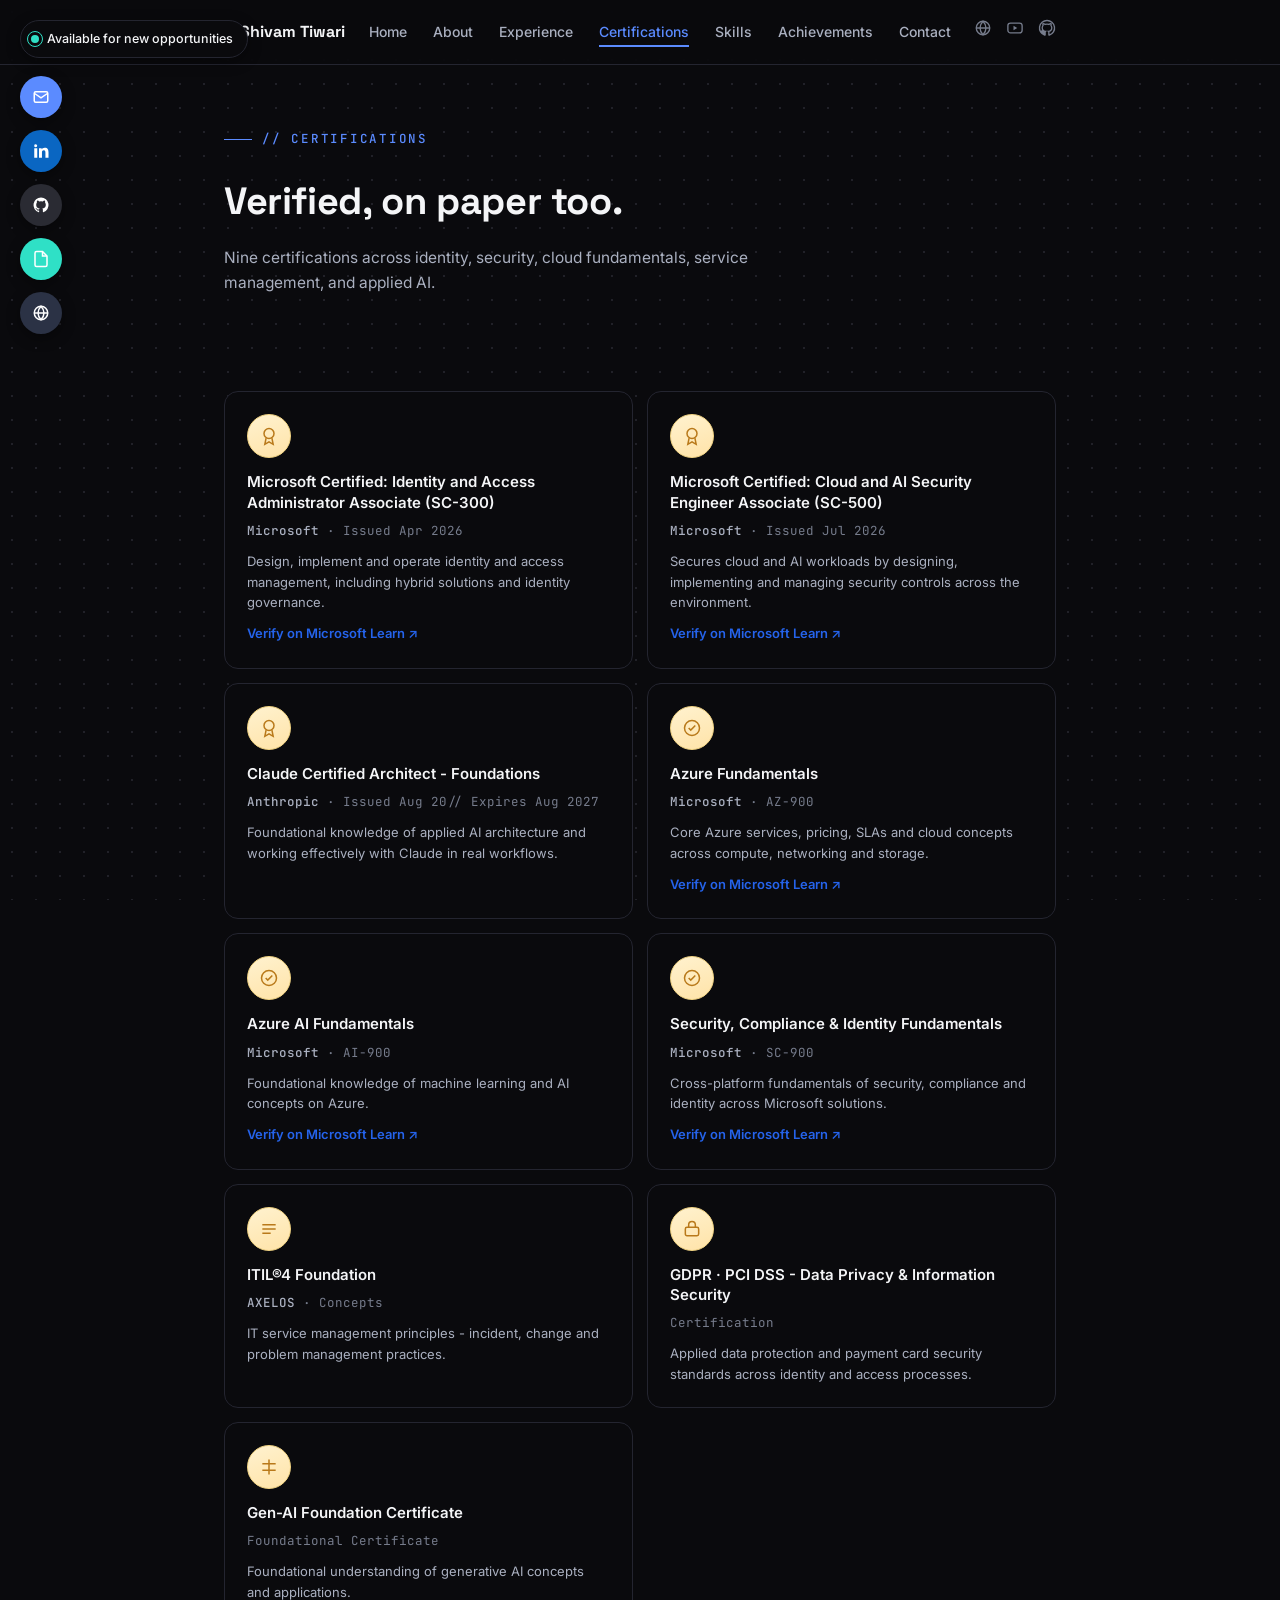
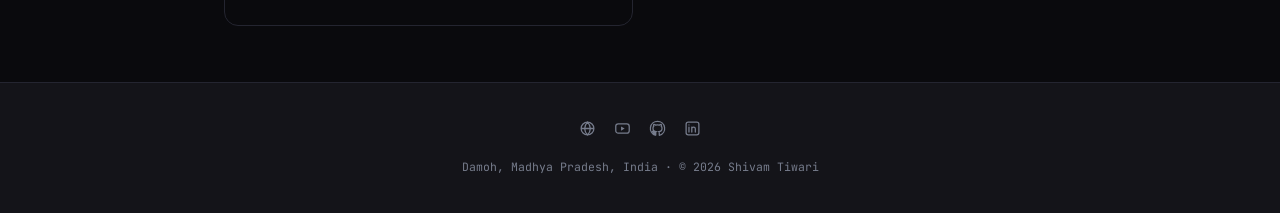
<file: certifications.html>
<!DOCTYPE html>
<html lang="en">
<head>
<meta charset="UTF-8">
<meta name="viewport" content="width=device-width, initial-scale=1.0">
<title>Certifications - Shivam Tiwari</title>
<link rel="stylesheet" href="assets/style.css">
</head>
<body>
<div class="side-badge"><span class="pulse"></span>Available for new opportunities</div>
<div class="side-icons">
  <a href="mailto:shivam782872@gmail.com" class="ic-mail" title="Email" aria-label="Email"><svg viewBox="0 0 24 24" fill="none" stroke="currentColor" stroke-width="2"><rect x="3" y="5" width="18" height="14" rx="2"/><path d="M3 7l9 6 9-6"/></svg></a>
  <a href="https://www.linkedin.com/in/shivamtiwari78" target="_blank" rel="noopener" class="ic-linkedin" title="LinkedIn" aria-label="LinkedIn"><svg viewBox="0 0 24 24" fill="currentColor" stroke="none"><path d="M6.94 5a2 2 0 11-4-.01 2 2 0 014 .01zM7 8.48H3V21h4V8.48zM13.32 8.48H9.34V21h3.94v-6.57c0-1.74.33-3.42 2.48-3.42 2.12 0 2.15 1.98 2.15 3.53V21H22v-7.02c0-3.66-.79-6.48-5.07-6.48-2.06 0-3.44 1.13-4 2.2h-.06V8.48z"/></svg></a>
  <a href="https://github.com/Shivi7566/" target="_blank" rel="noopener" class="ic-github" title="GitHub" aria-label="GitHub"><svg viewBox="0 0 24 24" fill="currentColor" stroke="none"><path d="M12 2a10 10 0 00-3.16 19.5c.5.1.68-.22.68-.48v-1.7c-2.78.6-3.37-1.34-3.37-1.34-.46-1.16-1.11-1.47-1.11-1.47-.9-.62.07-.6.07-.6 1 .07 1.53 1.03 1.53 1.03.9 1.52 2.34 1.08 2.91.83.09-.65.35-1.08.63-1.33-2.22-.25-4.56-1.11-4.56-4.93 0-1.09.39-1.98 1.03-2.68-.1-.25-.45-1.27.1-2.65 0 0 .84-.27 2.75 1.02a9.6 9.6 0 015 0c1.9-1.29 2.75-1.02 2.75-1.02.55 1.38.2 2.4.1 2.65.64.7 1.03 1.59 1.03 2.68 0 3.83-2.34 4.68-4.57 4.92.36.31.68.92.68 1.85v2.75c0 .27.18.58.69.48A10 10 0 0012 2z"/></svg></a>
  <a href="resume.pdf" target="_blank" rel="noopener" class="ic-resume" title="Resume" aria-label="Resume"><svg viewBox="0 0 24 24" fill="none" stroke="currentColor" stroke-width="2"><path d="M14 2H6a2 2 0 00-2 2v16a2 2 0 002 2h12a2 2 0 002-2V8z"/><path d="M14 2v6h6"/></svg></a>
  <a href="https://cloudknowledge.in" target="_blank" rel="noopener" class="ic-site" title="Website" aria-label="Website"><svg viewBox="0 0 24 24" fill="none" stroke="currentColor" stroke-width="2"><circle cx="12" cy="12" r="9"/><path d="M3 12h18M12 3c2.5 2.7 4 6 4 9s-1.5 6.3-4 9c-2.5-2.7-4-6-4-9s1.5-6.3 4-9z"/></svg></a>
</div>
<header>
  <nav class="wrap">
    <a href="index.html" class="brand"><span class="dot"></span>Shivam Tiwari</a>
    <div class="navlinks">
      <a href="index.html">Home</a>
      <a href="about.html">About</a>
      <a href="experience.html">Experience</a>
      <a href="certifications.html">Certifications</a>
      <a href="skills.html">Skills</a>
      <a href="achievements.html">Achievements</a>
      <a href="contact.html">Contact</a>
    </div>
    <div class="navright">
      <div class="navicons">
        <a href="https://cloudknowledge.in" target="_blank" rel="noopener" title="Website" aria-label="Website">
          <svg width="18" height="18" viewBox="0 0 24 24" fill="none" stroke="currentColor" stroke-width="1.8"><circle cx="12" cy="12" r="9"/><path d="M3 12h18M12 3c2.5 2.7 4 6 4 9s-1.5 6.3-4 9c-2.5-2.7-4-6-4-9s1.5-6.3 4-9z"/></svg>
        </a>
        <a href="https://youtube.com/@cloud-knowledge" target="_blank" rel="noopener" title="YouTube" aria-label="YouTube">
          <svg width="18" height="18" viewBox="0 0 24 24" fill="none" stroke="currentColor" stroke-width="1.8"><rect x="2.5" y="5.5" width="19" height="13" rx="3.5"/><path d="M10 9l5 3-5 3V9z" fill="currentColor" stroke="none"/></svg>
        </a>
        <a href="https://github.com/Shivi7566/" target="_blank" rel="noopener" title="GitHub" aria-label="GitHub">
          <svg width="18" height="18" viewBox="0 0 24 24" fill="none" stroke="currentColor" stroke-width="1.8"><path d="M12 2a10 10 0 00-3.16 19.5c.5.1.68-.22.68-.48v-1.7c-2.78.6-3.37-1.34-3.37-1.34-.46-1.16-1.11-1.47-1.11-1.47-.9-.62.07-.6.07-.6 1 .07 1.53 1.03 1.53 1.03.9 1.52 2.34 1.08 2.91.83.09-.65.35-1.08.63-1.33-2.22-.25-4.56-1.11-4.56-4.93 0-1.09.39-1.98 1.03-2.68-.1-.25-.45-1.27.1-2.65 0 0 .84-.27 2.75 1.02a9.6 9.6 0 015 0c1.9-1.29 2.75-1.02 2.75-1.02.55 1.38.2 2.4.1 2.65.64.7 1.03 1.59 1.03 2.68 0 3.83-2.34 4.68-4.57 4.92.36.31.68.92.68 1.85v2.75c0 .27.18.58.69.48A10 10 0 0012 2z"/></svg>
        </a>
      </div>
      <button class="menu-btn" aria-label="Toggle menu"><span></span><span></span><span></span></button>
    </div>
  </nav>
</header>
<section class="page-hero">
  <div class="wrap">
    <div class="eyebrow"><span class="line"></span>// CERTIFICATIONS</div>
    <h1>Verified, on paper too.</h1>
    <p>Nine certifications across identity, security, cloud fundamentals, service management, and applied AI.</p>
  </div>
</section>

<section>
  <div class="wrap">
    <div class="cert-grid">

      <div class="cert reveal">
        <div class="medal"><svg viewBox="0 0 24 24" fill="none" stroke-width="1.8"><circle cx="12" cy="9" r="6"/><path d="M8.5 14.5L7 22l5-3 5 3-1.5-7.5"/></svg></div>
        <div class="t">Microsoft Certified: Identity and Access Administrator Associate (SC-300)</div>
        <div class="meta"><span class="issuer">Microsoft</span> · Issued Apr 2026</div>
        <div class="desc">Design, implement and operate identity and access management, including hybrid solutions and identity governance.</div>
        <a class="verify" href="https://learn.microsoft.com/api/credentials/share/en-us/ShivamTiwari-7605/844E96B2A39B73CB?sharingId=2D27D71BFC3872B" target="_blank" rel="noopener">Verify on Microsoft Learn ↗</a>
      </div>

      <div class="cert reveal">
        <div class="medal"><svg viewBox="0 0 24 24" fill="none" stroke-width="1.8"><circle cx="12" cy="9" r="6"/><path d="M8.5 14.5L7 22l5-3 5 3-1.5-7.5"/></svg></div>
        <div class="t">Microsoft Certified: Cloud and AI Security Engineer Associate (SC-500)</div>
        <div class="meta"><span class="issuer">Microsoft</span> · Issued Jul 2026</div>
        <div class="desc">Secures cloud and AI workloads by designing, implementing and managing security controls across the environment.</div>
        <a class="verify" href="https://learn.microsoft.com/api/credentials/share/en-us/ShivamTiwari-7605/87F41D9BB35AC1F5?sharingId=2D27D71BFC3872B" target="_blank" rel="noopener">Verify on Microsoft Learn ↗</a>
      </div>

      <div class="cert reveal">
        <div class="medal"><svg viewBox="0 0 24 24" fill="none" stroke-width="1.8"><circle cx="12" cy="9" r="6"/><path d="M8.5 14.5L7 22l5-3 5 3-1.5-7.5"/></svg></div>
        <div class="t">Claude Certified Architect - Foundations</div>
        <div class="meta"><span class="issuer">Anthropic</span> · Issued Aug 20// Expires Aug 2027</div>
        <div class="desc">Foundational knowledge of applied AI architecture and working effectively with Claude in real workflows.</div>
      </div>

      <div class="cert reveal">
        <div class="medal"><svg viewBox="0 0 24 24" fill="none" stroke-width="1.8"><circle cx="12" cy="12" r="9"/><path d="M8 12l2.5 2.5L16 9"/></svg></div>
        <div class="t">Azure Fundamentals</div>
        <div class="meta"><span class="issuer">Microsoft</span> · AZ-900</div>
        <div class="desc">Core Azure services, pricing, SLAs and cloud concepts across compute, networking and storage.</div>
        <a class="verify" href="https://learn.microsoft.com/api/credentials/share/en-us/ShivamTiwari-7605/9081058C2E9C6446?sharingId=2D27D71BFC3872B" target="_blank" rel="noopener">Verify on Microsoft Learn ↗</a>
      </div>

      <div class="cert reveal">
        <div class="medal"><svg viewBox="0 0 24 24" fill="none" stroke-width="1.8"><circle cx="12" cy="12" r="9"/><path d="M8 12l2.5 2.5L16 9"/></svg></div>
        <div class="t">Azure AI Fundamentals</div>
        <div class="meta"><span class="issuer">Microsoft</span> · AI-900</div>
        <div class="desc">Foundational knowledge of machine learning and AI concepts on Azure.</div>
        <a class="verify" href="https://learn.microsoft.com/api/credentials/share/en-us/ShivamTiwari-7605/CDE26ACA06897A1C?sharingId=2D27D71BFC3872B" target="_blank" rel="noopener">Verify on Microsoft Learn ↗</a>
      </div>

      <div class="cert reveal">
        <div class="medal"><svg viewBox="0 0 24 24" fill="none" stroke-width="1.8"><circle cx="12" cy="12" r="9"/><path d="M8 12l2.5 2.5L16 9"/></svg></div>
        <div class="t">Security, Compliance &amp; Identity Fundamentals</div>
        <div class="meta"><span class="issuer">Microsoft</span> · SC-900</div>
        <div class="desc">Cross-platform fundamentals of security, compliance and identity across Microsoft solutions.</div>
        <a class="verify" href="https://learn.microsoft.com/api/credentials/share/en-us/ShivamTiwari-7605/81CE13C8919B8651?sharingId=2D27D71BFC3872B" target="_blank" rel="noopener">Verify on Microsoft Learn ↗</a>
      </div>

      <div class="cert reveal">
        <div class="medal"><svg viewBox="0 0 24 24" fill="none" stroke-width="1.8"><path d="M4 7h16M4 12h16M4 17h10"/></svg></div>
        <div class="t">ITIL®4 Foundation</div>
        <div class="meta"><span class="issuer">AXELOS</span> · Concepts</div>
        <div class="desc">IT service management principles - incident, change and problem management practices.</div>
      </div>

      <div class="cert reveal">
        <div class="medal"><svg viewBox="0 0 24 24" fill="none" stroke-width="1.8"><rect x="4" y="10" width="16" height="10" rx="2"/><path d="M8 10V7a4 4 0 018 0v3"/></svg></div>
        <div class="t">GDPR · PCI DSS - Data Privacy &amp; Information Security</div>
        <div class="meta">Certification</div>
        <div class="desc">Applied data protection and payment card security standards across identity and access processes.</div>
      </div>

      <div class="cert reveal">
        <div class="medal"><svg viewBox="0 0 24 24" fill="none" stroke-width="1.8"><path d="M12 3v18M4 8h16M4 16h16"/></svg></div>
        <div class="t">Gen-AI Foundation Certificate</div>
        <div class="meta">Foundational Certificate</div>
        <div class="desc">Foundational understanding of generative AI concepts and applications.</div>
      </div>

    </div>
  </div>
</section>
<footer class="mini">
  <div class="wrap">
    <div class="mini-links">
      <a href="https://cloudknowledge.in" target="_blank" rel="noopener" aria-label="Website"><svg width="17" height="17" viewBox="0 0 24 24" fill="none" stroke="currentColor" stroke-width="1.8"><circle cx="12" cy="12" r="9"/><path d="M3 12h18M12 3c2.5 2.7 4 6 4 9s-1.5 6.3-4 9c-2.5-2.7-4-6-4-9s1.5-6.3 4-9z"/></svg></a>
      <a href="https://youtube.com/@cloud-knowledge" target="_blank" rel="noopener" aria-label="YouTube"><svg width="17" height="17" viewBox="0 0 24 24" fill="none" stroke="currentColor" stroke-width="1.8"><rect x="2.5" y="5.5" width="19" height="13" rx="3.5"/><path d="M10 9l5 3-5 3V9z" fill="currentColor" stroke="none"/></svg></a>
      <a href="https://github.com/Shivi7566/" target="_blank" rel="noopener" aria-label="GitHub"><svg width="17" height="17" viewBox="0 0 24 24" fill="none" stroke="currentColor" stroke-width="1.8"><path d="M12 2a10 10 0 00-3.16 19.5c.5.1.68-.22.68-.48v-1.7c-2.78.6-3.37-1.34-3.37-1.34-.46-1.16-1.11-1.47-1.11-1.47-.9-.62.07-.6.07-.6 1 .07 1.53 1.03 1.53 1.03.9 1.52 2.34 1.08 2.91.83.09-.65.35-1.08.63-1.33-2.22-.25-4.56-1.11-4.56-4.93 0-1.09.39-1.98 1.03-2.68-.1-.25-.45-1.27.1-2.65 0 0 .84-.27 2.75 1.02a9.6 9.6 0 015 0c1.9-1.29 2.75-1.02 2.75-1.02.55 1.38.2 2.4.1 2.65.64.7 1.03 1.59 1.03 2.68 0 3.83-2.34 4.68-4.57 4.92.36.31.68.92.68 1.85v2.75c0 .27.18.58.69.48A10 10 0 0012 2z"/></svg></a>
      <a href="https://www.linkedin.com/in/shivamtiwari78" target="_blank" rel="noopener" aria-label="LinkedIn"><svg width="17" height="17" viewBox="0 0 24 24" fill="none" stroke="currentColor" stroke-width="1.8"><rect x="3" y="3" width="18" height="18" rx="3"/><path d="M7 10v7M7 7v.01M11 17v-4.5a2.5 2.5 0 015 0V17M11 10v7" stroke-linecap="round"/></svg></a>
    </div>
    <div class="foot-meta">Damoh, Madhya Pradesh, India · © 2026 Shivam Tiwari</div>
  </div>
</footer>
<script src="assets/script.js"></script>
</body>
</html>
</file>
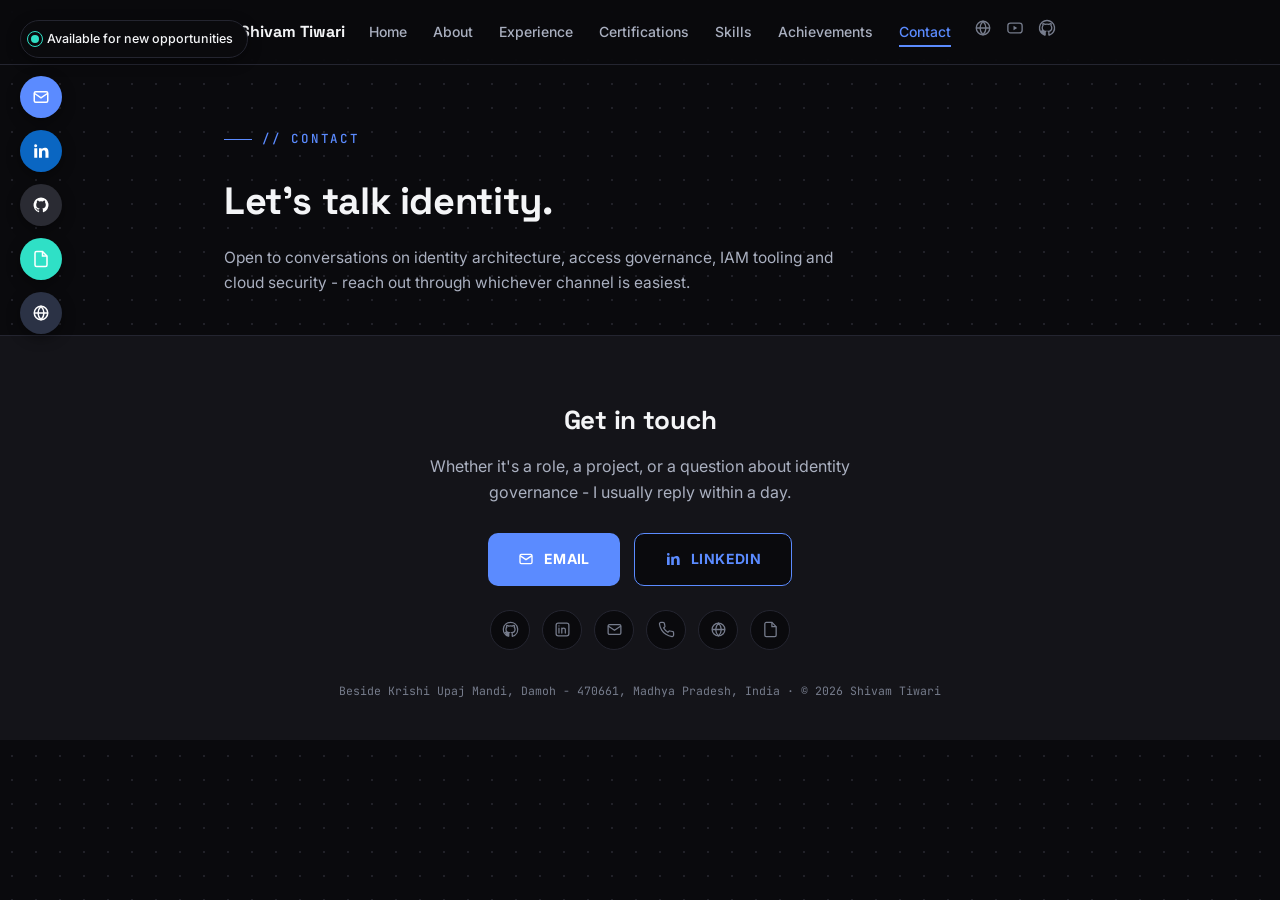
<file: contact.html>
<!DOCTYPE html>
<html lang="en">
<head>
<meta charset="UTF-8">
<meta name="viewport" content="width=device-width, initial-scale=1.0">
<title>Contact - Shivam Tiwari</title>
<link rel="stylesheet" href="assets/style.css">
</head>
<body>
<div class="side-badge"><span class="pulse"></span>Available for new opportunities</div>
<div class="side-icons">
  <a href="mailto:shivam782872@gmail.com" class="ic-mail" title="Email" aria-label="Email"><svg viewBox="0 0 24 24" fill="none" stroke="currentColor" stroke-width="2"><rect x="3" y="5" width="18" height="14" rx="2"/><path d="M3 7l9 6 9-6"/></svg></a>
  <a href="https://www.linkedin.com/in/shivamtiwari78" target="_blank" rel="noopener" class="ic-linkedin" title="LinkedIn" aria-label="LinkedIn"><svg viewBox="0 0 24 24" fill="currentColor" stroke="none"><path d="M6.94 5a2 2 0 11-4-.01 2 2 0 014 .01zM7 8.48H3V21h4V8.48zM13.32 8.48H9.34V21h3.94v-6.57c0-1.74.33-3.42 2.48-3.42 2.12 0 2.15 1.98 2.15 3.53V21H22v-7.02c0-3.66-.79-6.48-5.07-6.48-2.06 0-3.44 1.13-4 2.2h-.06V8.48z"/></svg></a>
  <a href="https://github.com/Shivi7566/" target="_blank" rel="noopener" class="ic-github" title="GitHub" aria-label="GitHub"><svg viewBox="0 0 24 24" fill="currentColor" stroke="none"><path d="M12 2a10 10 0 00-3.16 19.5c.5.1.68-.22.68-.48v-1.7c-2.78.6-3.37-1.34-3.37-1.34-.46-1.16-1.11-1.47-1.11-1.47-.9-.62.07-.6.07-.6 1 .07 1.53 1.03 1.53 1.03.9 1.52 2.34 1.08 2.91.83.09-.65.35-1.08.63-1.33-2.22-.25-4.56-1.11-4.56-4.93 0-1.09.39-1.98 1.03-2.68-.1-.25-.45-1.27.1-2.65 0 0 .84-.27 2.75 1.02a9.6 9.6 0 015 0c1.9-1.29 2.75-1.02 2.75-1.02.55 1.38.2 2.4.1 2.65.64.7 1.03 1.59 1.03 2.68 0 3.83-2.34 4.68-4.57 4.92.36.31.68.92.68 1.85v2.75c0 .27.18.58.69.48A10 10 0 0012 2z"/></svg></a>
  <a href="resume.pdf" target="_blank" rel="noopener" class="ic-resume" title="Resume" aria-label="Resume"><svg viewBox="0 0 24 24" fill="none" stroke="currentColor" stroke-width="2"><path d="M14 2H6a2 2 0 00-2 2v16a2 2 0 002 2h12a2 2 0 002-2V8z"/><path d="M14 2v6h6"/></svg></a>
  <a href="https://cloudknowledge.in" target="_blank" rel="noopener" class="ic-site" title="Website" aria-label="Website"><svg viewBox="0 0 24 24" fill="none" stroke="currentColor" stroke-width="2"><circle cx="12" cy="12" r="9"/><path d="M3 12h18M12 3c2.5 2.7 4 6 4 9s-1.5 6.3-4 9c-2.5-2.7-4-6-4-9s1.5-6.3 4-9z"/></svg></a>
</div>
<header>
  <nav class="wrap">
    <a href="index.html" class="brand"><span class="dot"></span>Shivam Tiwari</a>
    <div class="navlinks">
      <a href="index.html">Home</a>
      <a href="about.html">About</a>
      <a href="experience.html">Experience</a>
      <a href="certifications.html">Certifications</a>
      <a href="skills.html">Skills</a>
      <a href="achievements.html">Achievements</a>
      <a href="contact.html">Contact</a>
    </div>
    <div class="navright">
      <div class="navicons">
        <a href="https://cloudknowledge.in" target="_blank" rel="noopener" title="Website" aria-label="Website">
          <svg width="18" height="18" viewBox="0 0 24 24" fill="none" stroke="currentColor" stroke-width="1.8"><circle cx="12" cy="12" r="9"/><path d="M3 12h18M12 3c2.5 2.7 4 6 4 9s-1.5 6.3-4 9c-2.5-2.7-4-6-4-9s1.5-6.3 4-9z"/></svg>
        </a>
        <a href="https://youtube.com/@cloud-knowledge" target="_blank" rel="noopener" title="YouTube" aria-label="YouTube">
          <svg width="18" height="18" viewBox="0 0 24 24" fill="none" stroke="currentColor" stroke-width="1.8"><rect x="2.5" y="5.5" width="19" height="13" rx="3.5"/><path d="M10 9l5 3-5 3V9z" fill="currentColor" stroke="none"/></svg>
        </a>
        <a href="https://github.com/Shivi7566/" target="_blank" rel="noopener" title="GitHub" aria-label="GitHub">
          <svg width="18" height="18" viewBox="0 0 24 24" fill="none" stroke="currentColor" stroke-width="1.8"><path d="M12 2a10 10 0 00-3.16 19.5c.5.1.68-.22.68-.48v-1.7c-2.78.6-3.37-1.34-3.37-1.34-.46-1.16-1.11-1.47-1.11-1.47-.9-.62.07-.6.07-.6 1 .07 1.53 1.03 1.53 1.03.9 1.52 2.34 1.08 2.91.83.09-.65.35-1.08.63-1.33-2.22-.25-4.56-1.11-4.56-4.93 0-1.09.39-1.98 1.03-2.68-.1-.25-.45-1.27.1-2.65 0 0 .84-.27 2.75 1.02a9.6 9.6 0 015 0c1.9-1.29 2.75-1.02 2.75-1.02.55 1.38.2 2.4.1 2.65.64.7 1.03 1.59 1.03 2.68 0 3.83-2.34 4.68-4.57 4.92.36.31.68.92.68 1.85v2.75c0 .27.18.58.69.48A10 10 0 0012 2z"/></svg>
        </a>
      </div>
      <button class="menu-btn" aria-label="Toggle menu"><span></span><span></span><span></span></button>
    </div>
  </nav>
</header>
<section class="page-hero">
  <div class="wrap">
    <div class="eyebrow"><span class="line"></span>// CONTACT</div>
    <h1>Let's talk identity.</h1>
    <p>Open to conversations on identity architecture, access governance, IAM tooling and cloud security - reach out through whichever channel is easiest.</p>
  </div>
</section>
<footer>
  <div class="wrap">
    <h2>Get in touch</h2>
    <p class="lead">Whether it's a role, a project, or a question about identity governance - I usually reply within a day.</p>

    <div class="contact-cta">
      <a class="cta-btn cta-fill" href="mailto:shivam782872@gmail.com"><svg viewBox="0 0 24 24" fill="none" stroke="currentColor" stroke-width="2"><rect x="3" y="5" width="18" height="14" rx="2"/><path d="M3 7l9 6 9-6"/></svg>Email</a>
      <a class="cta-btn cta-outline" href="https://www.linkedin.com/in/shivamtiwari78" target="_blank" rel="noopener"><svg viewBox="0 0 24 24" fill="currentColor" stroke="none"><path d="M6.94 5a2 2 0 11-4-.01 2 2 0 014 .01zM7 8.48H3V21h4V8.48zM13.32 8.48H9.34V21h3.94v-6.57c0-1.74.33-3.42 2.48-3.42 2.12 0 2.15 1.98 2.15 3.53V21H22v-7.02c0-3.66-.79-6.48-5.07-6.48-2.06 0-3.44 1.13-4 2.2h-.06V8.48z"/></svg>LinkedIn</a>
    </div>

    <div class="icon-row">
      <a href="https://github.com/Shivi7566/" target="_blank" rel="noopener" title="GitHub" aria-label="GitHub"><svg viewBox="0 0 24 24" fill="none" stroke="currentColor" stroke-width="1.8"><path d="M12 2a10 10 0 00-3.16 19.5c.5.1.68-.22.68-.48v-1.7c-2.78.6-3.37-1.34-3.37-1.34-.46-1.16-1.11-1.47-1.11-1.47-.9-.62.07-.6.07-.6 1 .07 1.53 1.03 1.53 1.03.9 1.52 2.34 1.08 2.91.83.09-.65.35-1.08.63-1.33-2.22-.25-4.56-1.11-4.56-4.93 0-1.09.39-1.98 1.03-2.68-.1-.25-.45-1.27.1-2.65 0 0 .84-.27 2.75 1.02a9.6 9.6 0 015 0c1.9-1.29 2.75-1.02 2.75-1.02.55 1.38.2 2.4.1 2.65.64.7 1.03 1.59 1.03 2.68 0 3.83-2.34 4.68-4.57 4.92.36.31.68.92.68 1.85v2.75c0 .27.18.58.69.48A10 10 0 0012 2z"/></svg></a>
      <a href="https://www.linkedin.com/in/shivamtiwari78" target="_blank" rel="noopener" title="LinkedIn" aria-label="LinkedIn"><svg viewBox="0 0 24 24" fill="none" stroke="currentColor" stroke-width="1.8"><rect x="3" y="3" width="18" height="18" rx="3"/><path d="M7 10v7M7 7v.01M11 17v-4.5a2.5 2.5 0 015 0V17M11 10v7" stroke-linecap="round"/></svg></a>
      <a href="mailto:shivam782872@gmail.com" title="Email" aria-label="Email"><svg viewBox="0 0 24 24" fill="none" stroke="currentColor" stroke-width="1.8"><rect x="3" y="5" width="18" height="14" rx="2"/><path d="M3 7l9 6 9-6"/></svg></a>
      <a href="tel:+917566955303" title="Call" aria-label="Call"><svg viewBox="0 0 24 24" fill="none" stroke="currentColor" stroke-width="1.8"><path d="M22 16.9v3a2 2 0 01-2.2 2 19.8 19.8 0 01-8.6-3.1 19.5 19.5 0 01-6-6A19.8 19.8 0 012.1 4.2 2 2 0 014.1 2h3a2 2 0 012 1.7c.1.9.3 1.8.6 2.7a2 2 0 01-.4 2.1L8 9.8a16 16 0 006 6l1.3-1.3a2 2 0 012.1-.4c.9.3 1.8.5 2.7.6a2 2 0 011.9 2z"/></svg></a>
      <a href="https://cloudknowledge.in" target="_blank" rel="noopener" title="Website" aria-label="Website"><svg viewBox="0 0 24 24" fill="none" stroke="currentColor" stroke-width="1.8"><circle cx="12" cy="12" r="9"/><path d="M3 12h18M12 3c2.5 2.7 4 6 4 9s-1.5 6.3-4 9c-2.5-2.7-4-6-4-9s1.5-6.3 4-9z"/></svg></a>
      <a href="resume.pdf" target="_blank" rel="noopener" title="Resume" aria-label="Resume"><svg viewBox="0 0 24 24" fill="none" stroke="currentColor" stroke-width="1.8"><path d="M14 2H6a2 2 0 00-2 2v16a2 2 0 002 2h12a2 2 0 002-2V8z"/><path d="M14 2v6h6"/></svg></a>
    </div>

    <div class="foot-meta">Beside Krishi Upaj Mandi, Damoh - 470661, Madhya Pradesh, India · © 2026 Shivam Tiwari</div>
  </div>
</footer>
<script src="assets/script.js"></script>
</body>
</html>
</file>
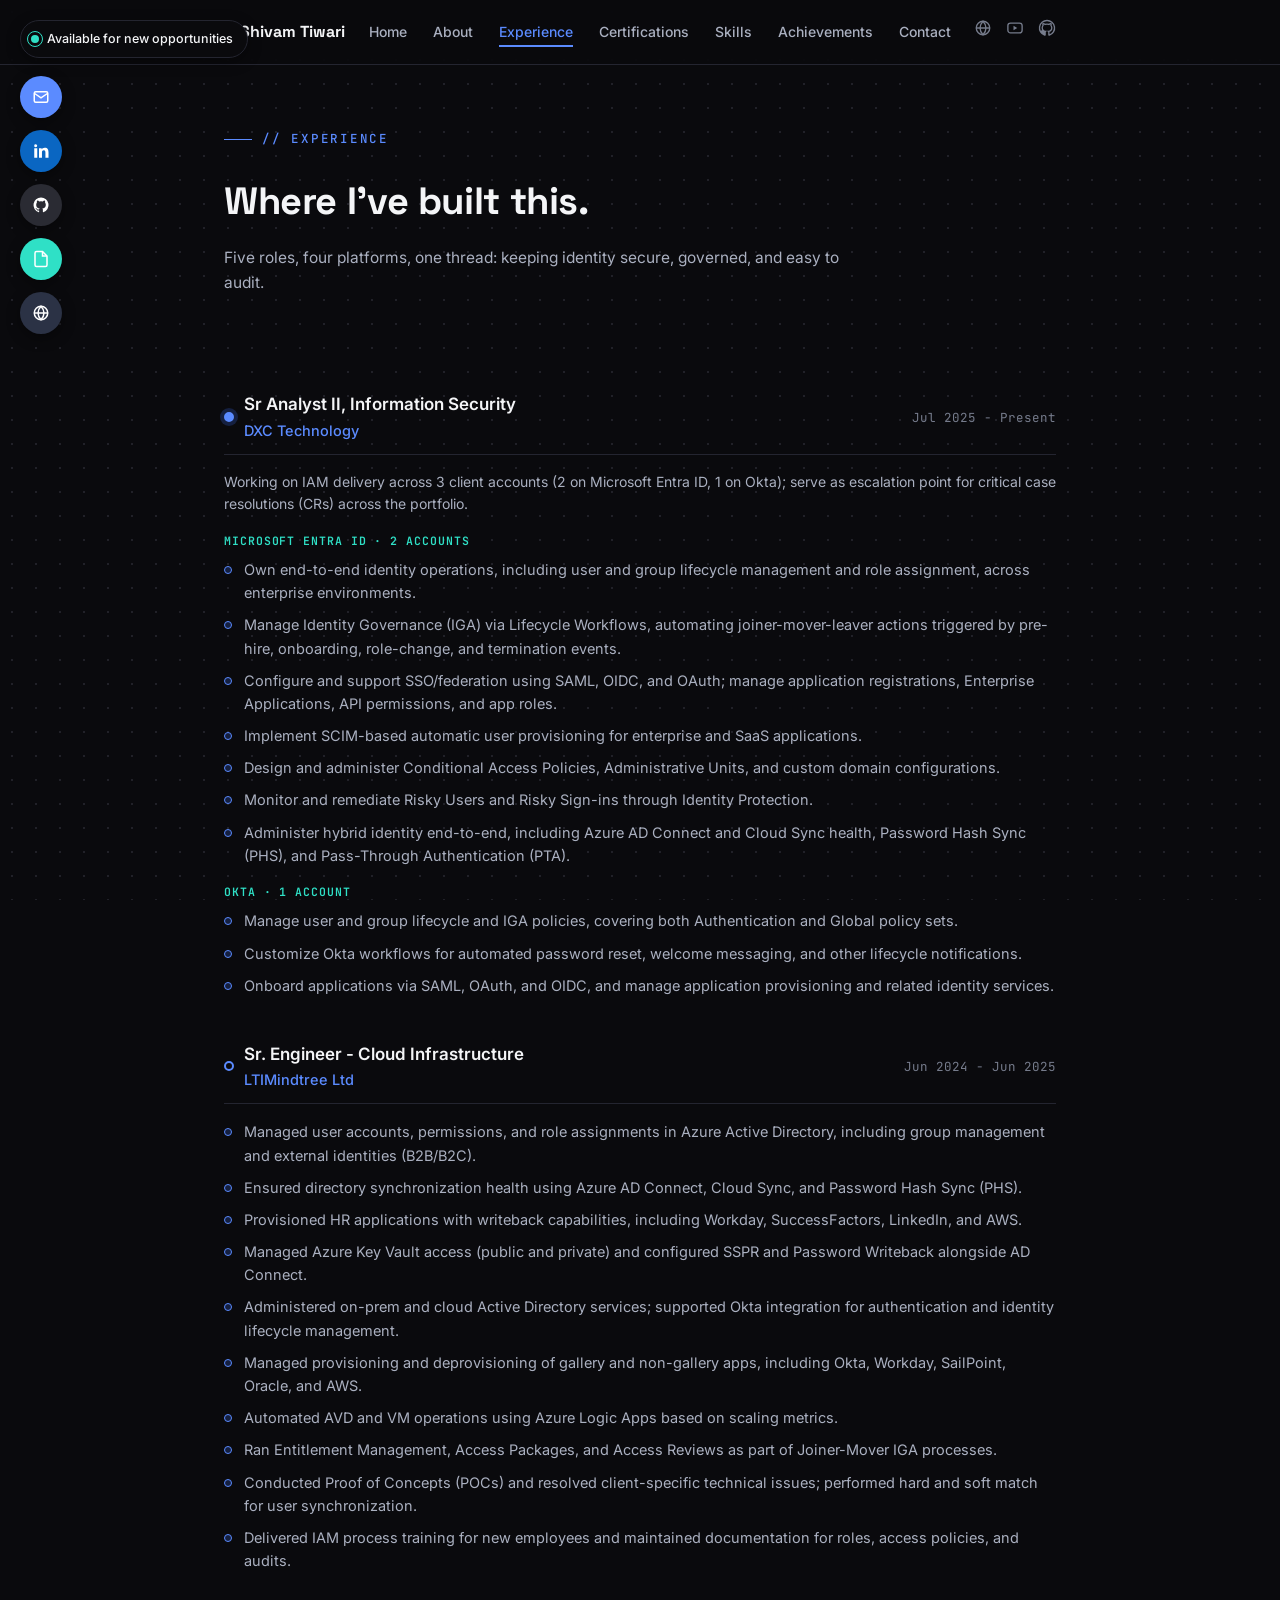
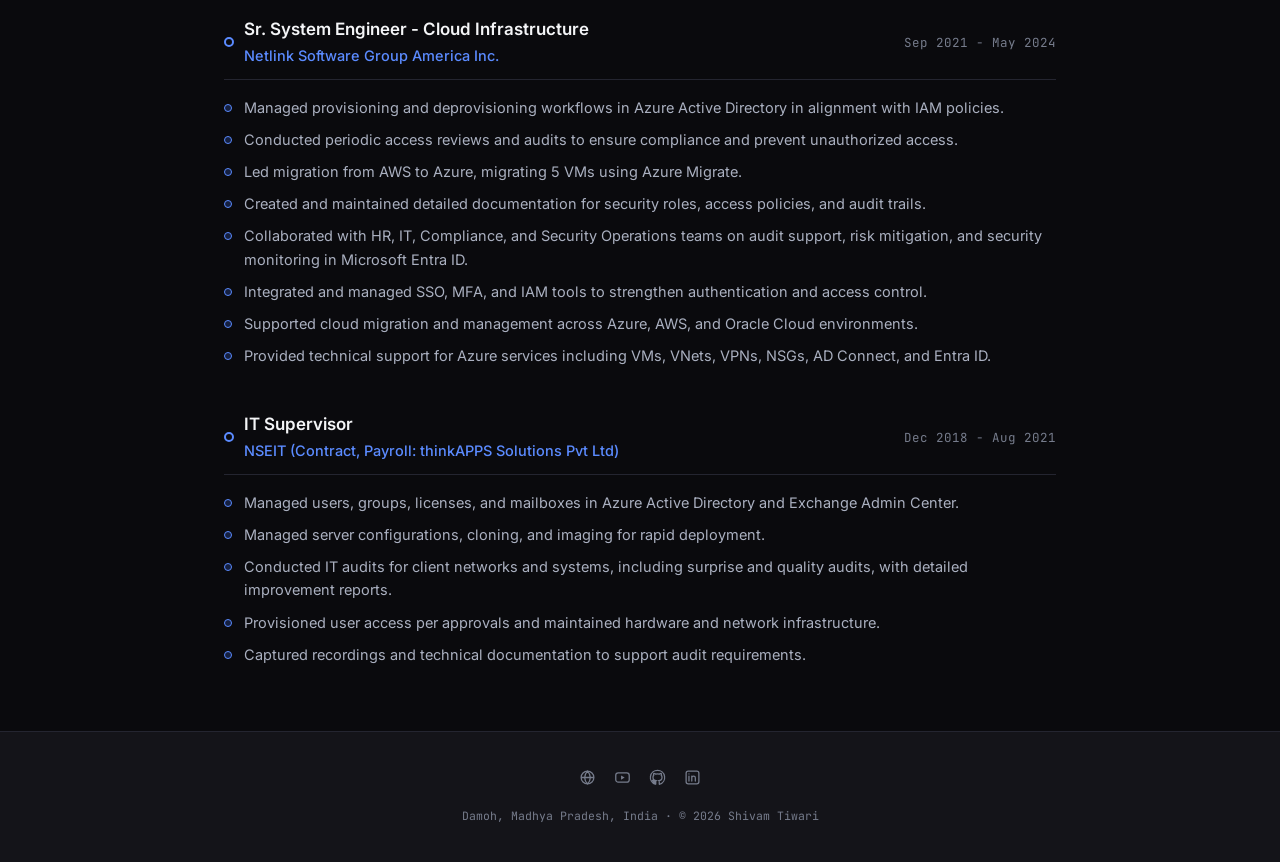
<file: experience.html>
<!DOCTYPE html>
<html lang="en">
<head>
<meta charset="UTF-8">
<meta name="viewport" content="width=device-width, initial-scale=1.0">
<title>Experience - Shivam Tiwari</title>
<link rel="stylesheet" href="assets/style.css">
</head>
<body>
<div class="side-badge"><span class="pulse"></span>Available for new opportunities</div>
<div class="side-icons">
  <a href="mailto:shivam782872@gmail.com" class="ic-mail" title="Email" aria-label="Email"><svg viewBox="0 0 24 24" fill="none" stroke="currentColor" stroke-width="2"><rect x="3" y="5" width="18" height="14" rx="2"/><path d="M3 7l9 6 9-6"/></svg></a>
  <a href="https://www.linkedin.com/in/shivamtiwari78" target="_blank" rel="noopener" class="ic-linkedin" title="LinkedIn" aria-label="LinkedIn"><svg viewBox="0 0 24 24" fill="currentColor" stroke="none"><path d="M6.94 5a2 2 0 11-4-.01 2 2 0 014 .01zM7 8.48H3V21h4V8.48zM13.32 8.48H9.34V21h3.94v-6.57c0-1.74.33-3.42 2.48-3.42 2.12 0 2.15 1.98 2.15 3.53V21H22v-7.02c0-3.66-.79-6.48-5.07-6.48-2.06 0-3.44 1.13-4 2.2h-.06V8.48z"/></svg></a>
  <a href="https://github.com/Shivi7566/" target="_blank" rel="noopener" class="ic-github" title="GitHub" aria-label="GitHub"><svg viewBox="0 0 24 24" fill="currentColor" stroke="none"><path d="M12 2a10 10 0 00-3.16 19.5c.5.1.68-.22.68-.48v-1.7c-2.78.6-3.37-1.34-3.37-1.34-.46-1.16-1.11-1.47-1.11-1.47-.9-.62.07-.6.07-.6 1 .07 1.53 1.03 1.53 1.03.9 1.52 2.34 1.08 2.91.83.09-.65.35-1.08.63-1.33-2.22-.25-4.56-1.11-4.56-4.93 0-1.09.39-1.98 1.03-2.68-.1-.25-.45-1.27.1-2.65 0 0 .84-.27 2.75 1.02a9.6 9.6 0 015 0c1.9-1.29 2.75-1.02 2.75-1.02.55 1.38.2 2.4.1 2.65.64.7 1.03 1.59 1.03 2.68 0 3.83-2.34 4.68-4.57 4.92.36.31.68.92.68 1.85v2.75c0 .27.18.58.69.48A10 10 0 0012 2z"/></svg></a>
  <a href="resume.pdf" target="_blank" rel="noopener" class="ic-resume" title="Resume" aria-label="Resume"><svg viewBox="0 0 24 24" fill="none" stroke="currentColor" stroke-width="2"><path d="M14 2H6a2 2 0 00-2 2v16a2 2 0 002 2h12a2 2 0 002-2V8z"/><path d="M14 2v6h6"/></svg></a>
  <a href="https://cloudknowledge.in" target="_blank" rel="noopener" class="ic-site" title="Website" aria-label="Website"><svg viewBox="0 0 24 24" fill="none" stroke="currentColor" stroke-width="2"><circle cx="12" cy="12" r="9"/><path d="M3 12h18M12 3c2.5 2.7 4 6 4 9s-1.5 6.3-4 9c-2.5-2.7-4-6-4-9s1.5-6.3 4-9z"/></svg></a>
</div>
<header>
  <nav class="wrap">
    <a href="index.html" class="brand"><span class="dot"></span>Shivam Tiwari</a>
    <div class="navlinks">
      <a href="index.html">Home</a>
      <a href="about.html">About</a>
      <a href="experience.html">Experience</a>
      <a href="certifications.html">Certifications</a>
      <a href="skills.html">Skills</a>
      <a href="achievements.html">Achievements</a>
      <a href="contact.html">Contact</a>
    </div>
    <div class="navright">
      <div class="navicons">
        <a href="https://cloudknowledge.in" target="_blank" rel="noopener" title="Website" aria-label="Website">
          <svg width="18" height="18" viewBox="0 0 24 24" fill="none" stroke="currentColor" stroke-width="1.8"><circle cx="12" cy="12" r="9"/><path d="M3 12h18M12 3c2.5 2.7 4 6 4 9s-1.5 6.3-4 9c-2.5-2.7-4-6-4-9s1.5-6.3 4-9z"/></svg>
        </a>
        <a href="https://youtube.com/@cloud-knowledge" target="_blank" rel="noopener" title="YouTube" aria-label="YouTube">
          <svg width="18" height="18" viewBox="0 0 24 24" fill="none" stroke="currentColor" stroke-width="1.8"><rect x="2.5" y="5.5" width="19" height="13" rx="3.5"/><path d="M10 9l5 3-5 3V9z" fill="currentColor" stroke="none"/></svg>
        </a>
        <a href="https://github.com/Shivi7566/" target="_blank" rel="noopener" title="GitHub" aria-label="GitHub">
          <svg width="18" height="18" viewBox="0 0 24 24" fill="none" stroke="currentColor" stroke-width="1.8"><path d="M12 2a10 10 0 00-3.16 19.5c.5.1.68-.22.68-.48v-1.7c-2.78.6-3.37-1.34-3.37-1.34-.46-1.16-1.11-1.47-1.11-1.47-.9-.62.07-.6.07-.6 1 .07 1.53 1.03 1.53 1.03.9 1.52 2.34 1.08 2.91.83.09-.65.35-1.08.63-1.33-2.22-.25-4.56-1.11-4.56-4.93 0-1.09.39-1.98 1.03-2.68-.1-.25-.45-1.27.1-2.65 0 0 .84-.27 2.75 1.02a9.6 9.6 0 015 0c1.9-1.29 2.75-1.02 2.75-1.02.55 1.38.2 2.4.1 2.65.64.7 1.03 1.59 1.03 2.68 0 3.83-2.34 4.68-4.57 4.92.36.31.68.92.68 1.85v2.75c0 .27.18.58.69.48A10 10 0 0012 2z"/></svg>
        </a>
      </div>
      <button class="menu-btn" aria-label="Toggle menu"><span></span><span></span><span></span></button>
    </div>
  </nav>
</header>
<section class="page-hero">
  <div class="wrap">
    <div class="eyebrow"><span class="line"></span>// EXPERIENCE</div>
    <h1>Where I've built this.</h1>
    <p>Five roles, four platforms, one thread: keeping identity secure, governed, and easy to audit.</p>
  </div>
</section>

<section>
  <div class="wrap">

    <div class="role-block current reveal">
      <div class="role-top">
        <div class="rt-left"><span class="role-dot"></span><div><div class="rt-role">Sr Analyst II, Information Security</div><div class="rt-company">DXC Technology</div></div></div>
        <div class="rt-date mono">Jul 2025 - Present</div>
      </div>
      <div class="rt-summary">Working on IAM delivery across 3 client accounts (2 on Microsoft Entra ID, 1 on Okta); serve as escalation point for critical case resolutions (CRs) across the portfolio.</div>

      <div class="subgroup-label">Microsoft Entra ID · 2 accounts</div>
      <ul class="bullets">
        <li>Own end-to-end identity operations, including user and group lifecycle management and role assignment, across enterprise environments.</li>
        <li>Manage Identity Governance (IGA) via Lifecycle Workflows, automating joiner-mover-leaver actions triggered by pre-hire, onboarding, role-change, and termination events.</li>
        <li>Configure and support SSO/federation using SAML, OIDC, and OAuth; manage application registrations, Enterprise Applications, API permissions, and app roles.</li>
        <li>Implement SCIM-based automatic user provisioning for enterprise and SaaS applications.</li>
        <li>Design and administer Conditional Access Policies, Administrative Units, and custom domain configurations.</li>
        <li>Monitor and remediate Risky Users and Risky Sign-ins through Identity Protection.</li>
        <li>Administer hybrid identity end-to-end, including Azure AD Connect and Cloud Sync health, Password Hash Sync (PHS), and Pass-Through Authentication (PTA).</li>
      </ul>

      <div class="subgroup-label">Okta · 1 account</div>
      <ul class="bullets">
        <li>Manage user and group lifecycle and IGA policies, covering both Authentication and Global policy sets.</li>
        <li>Customize Okta workflows for automated password reset, welcome messaging, and other lifecycle notifications.</li>
        <li>Onboard applications via SAML, OAuth, and OIDC, and manage application provisioning and related identity services.</li>
      </ul>
    </div>

    <div class="role-block reveal">
      <div class="role-top">
        <div class="rt-left"><span class="role-dot"></span><div><div class="rt-role">Sr. Engineer - Cloud Infrastructure</div><div class="rt-company">LTIMindtree Ltd</div></div></div>
        <div class="rt-date mono">Jun 2024 - Jun 2025</div>
      </div>
      <ul class="bullets">
        <li>Managed user accounts, permissions, and role assignments in Azure Active Directory, including group management and external identities (B2B/B2C).</li>
        <li>Ensured directory synchronization health using Azure AD Connect, Cloud Sync, and Password Hash Sync (PHS).</li>
        <li>Provisioned HR applications with writeback capabilities, including Workday, SuccessFactors, LinkedIn, and AWS.</li>
        <li>Managed Azure Key Vault access (public and private) and configured SSPR and Password Writeback alongside AD Connect.</li>
        <li>Administered on-prem and cloud Active Directory services; supported Okta integration for authentication and identity lifecycle management.</li>
        <li>Managed provisioning and deprovisioning of gallery and non-gallery apps, including Okta, Workday, SailPoint, Oracle, and AWS.</li>
        <li>Automated AVD and VM operations using Azure Logic Apps based on scaling metrics.</li>
        <li>Ran Entitlement Management, Access Packages, and Access Reviews as part of Joiner-Mover IGA processes.</li>
        <li>Conducted Proof of Concepts (POCs) and resolved client-specific technical issues; performed hard and soft match for user synchronization.</li>
        <li>Delivered IAM process training for new employees and maintained documentation for roles, access policies, and audits.</li>
      </ul>
    </div>

    <div class="role-block reveal">
      <div class="role-top">
        <div class="rt-left"><span class="role-dot"></span><div><div class="rt-role">Sr. System Engineer - Cloud Infrastructure</div><div class="rt-company">Netlink Software Group America Inc.</div></div></div>
        <div class="rt-date mono">Sep 2021 - May 2024</div>
      </div>
      <ul class="bullets">
        <li>Managed provisioning and deprovisioning workflows in Azure Active Directory in alignment with IAM policies.</li>
        <li>Conducted periodic access reviews and audits to ensure compliance and prevent unauthorized access.</li>
        <li>Led migration from AWS to Azure, migrating 5 VMs using Azure Migrate.</li>
        <li>Created and maintained detailed documentation for security roles, access policies, and audit trails.</li>
        <li>Collaborated with HR, IT, Compliance, and Security Operations teams on audit support, risk mitigation, and security monitoring in Microsoft Entra ID.</li>
        <li>Integrated and managed SSO, MFA, and IAM tools to strengthen authentication and access control.</li>
        <li>Supported cloud migration and management across Azure, AWS, and Oracle Cloud environments.</li>
        <li>Provided technical support for Azure services including VMs, VNets, VPNs, NSGs, AD Connect, and Entra ID.</li>
      </ul>
    </div>

    <div class="role-block reveal">
      <div class="role-top">
        <div class="rt-left"><span class="role-dot"></span><div><div class="rt-role">IT Supervisor</div><div class="rt-company">NSEIT (Contract, Payroll: thinkAPPS Solutions Pvt Ltd)</div></div></div>
        <div class="rt-date mono">Dec 2018 - Aug 2021</div>
      </div>
      <ul class="bullets">
        <li>Managed users, groups, licenses, and mailboxes in Azure Active Directory and Exchange Admin Center.</li>
        <li>Managed server configurations, cloning, and imaging for rapid deployment.</li>
        <li>Conducted IT audits for client networks and systems, including surprise and quality audits, with detailed improvement reports.</li>
        <li>Provisioned user access per approvals and maintained hardware and network infrastructure.</li>
        <li>Captured recordings and technical documentation to support audit requirements.</li>
      </ul>
    </div>

  </div>
</section>
<footer class="mini">
  <div class="wrap">
    <div class="mini-links">
      <a href="https://cloudknowledge.in" target="_blank" rel="noopener" aria-label="Website"><svg width="17" height="17" viewBox="0 0 24 24" fill="none" stroke="currentColor" stroke-width="1.8"><circle cx="12" cy="12" r="9"/><path d="M3 12h18M12 3c2.5 2.7 4 6 4 9s-1.5 6.3-4 9c-2.5-2.7-4-6-4-9s1.5-6.3 4-9z"/></svg></a>
      <a href="https://youtube.com/@cloud-knowledge" target="_blank" rel="noopener" aria-label="YouTube"><svg width="17" height="17" viewBox="0 0 24 24" fill="none" stroke="currentColor" stroke-width="1.8"><rect x="2.5" y="5.5" width="19" height="13" rx="3.5"/><path d="M10 9l5 3-5 3V9z" fill="currentColor" stroke="none"/></svg></a>
      <a href="https://github.com/Shivi7566/" target="_blank" rel="noopener" aria-label="GitHub"><svg width="17" height="17" viewBox="0 0 24 24" fill="none" stroke="currentColor" stroke-width="1.8"><path d="M12 2a10 10 0 00-3.16 19.5c.5.1.68-.22.68-.48v-1.7c-2.78.6-3.37-1.34-3.37-1.34-.46-1.16-1.11-1.47-1.11-1.47-.9-.62.07-.6.07-.6 1 .07 1.53 1.03 1.53 1.03.9 1.52 2.34 1.08 2.91.83.09-.65.35-1.08.63-1.33-2.22-.25-4.56-1.11-4.56-4.93 0-1.09.39-1.98 1.03-2.68-.1-.25-.45-1.27.1-2.65 0 0 .84-.27 2.75 1.02a9.6 9.6 0 015 0c1.9-1.29 2.75-1.02 2.75-1.02.55 1.38.2 2.4.1 2.65.64.7 1.03 1.59 1.03 2.68 0 3.83-2.34 4.68-4.57 4.92.36.31.68.92.68 1.85v2.75c0 .27.18.58.69.48A10 10 0 0012 2z"/></svg></a>
      <a href="https://www.linkedin.com/in/shivamtiwari78" target="_blank" rel="noopener" aria-label="LinkedIn"><svg width="17" height="17" viewBox="0 0 24 24" fill="none" stroke="currentColor" stroke-width="1.8"><rect x="3" y="3" width="18" height="18" rx="3"/><path d="M7 10v7M7 7v.01M11 17v-4.5a2.5 2.5 0 015 0V17M11 10v7" stroke-linecap="round"/></svg></a>
    </div>
    <div class="foot-meta">Damoh, Madhya Pradesh, India · © 2026 Shivam Tiwari</div>
  </div>
</footer>
<script src="assets/script.js"></script>
</body>
</html>
</file>
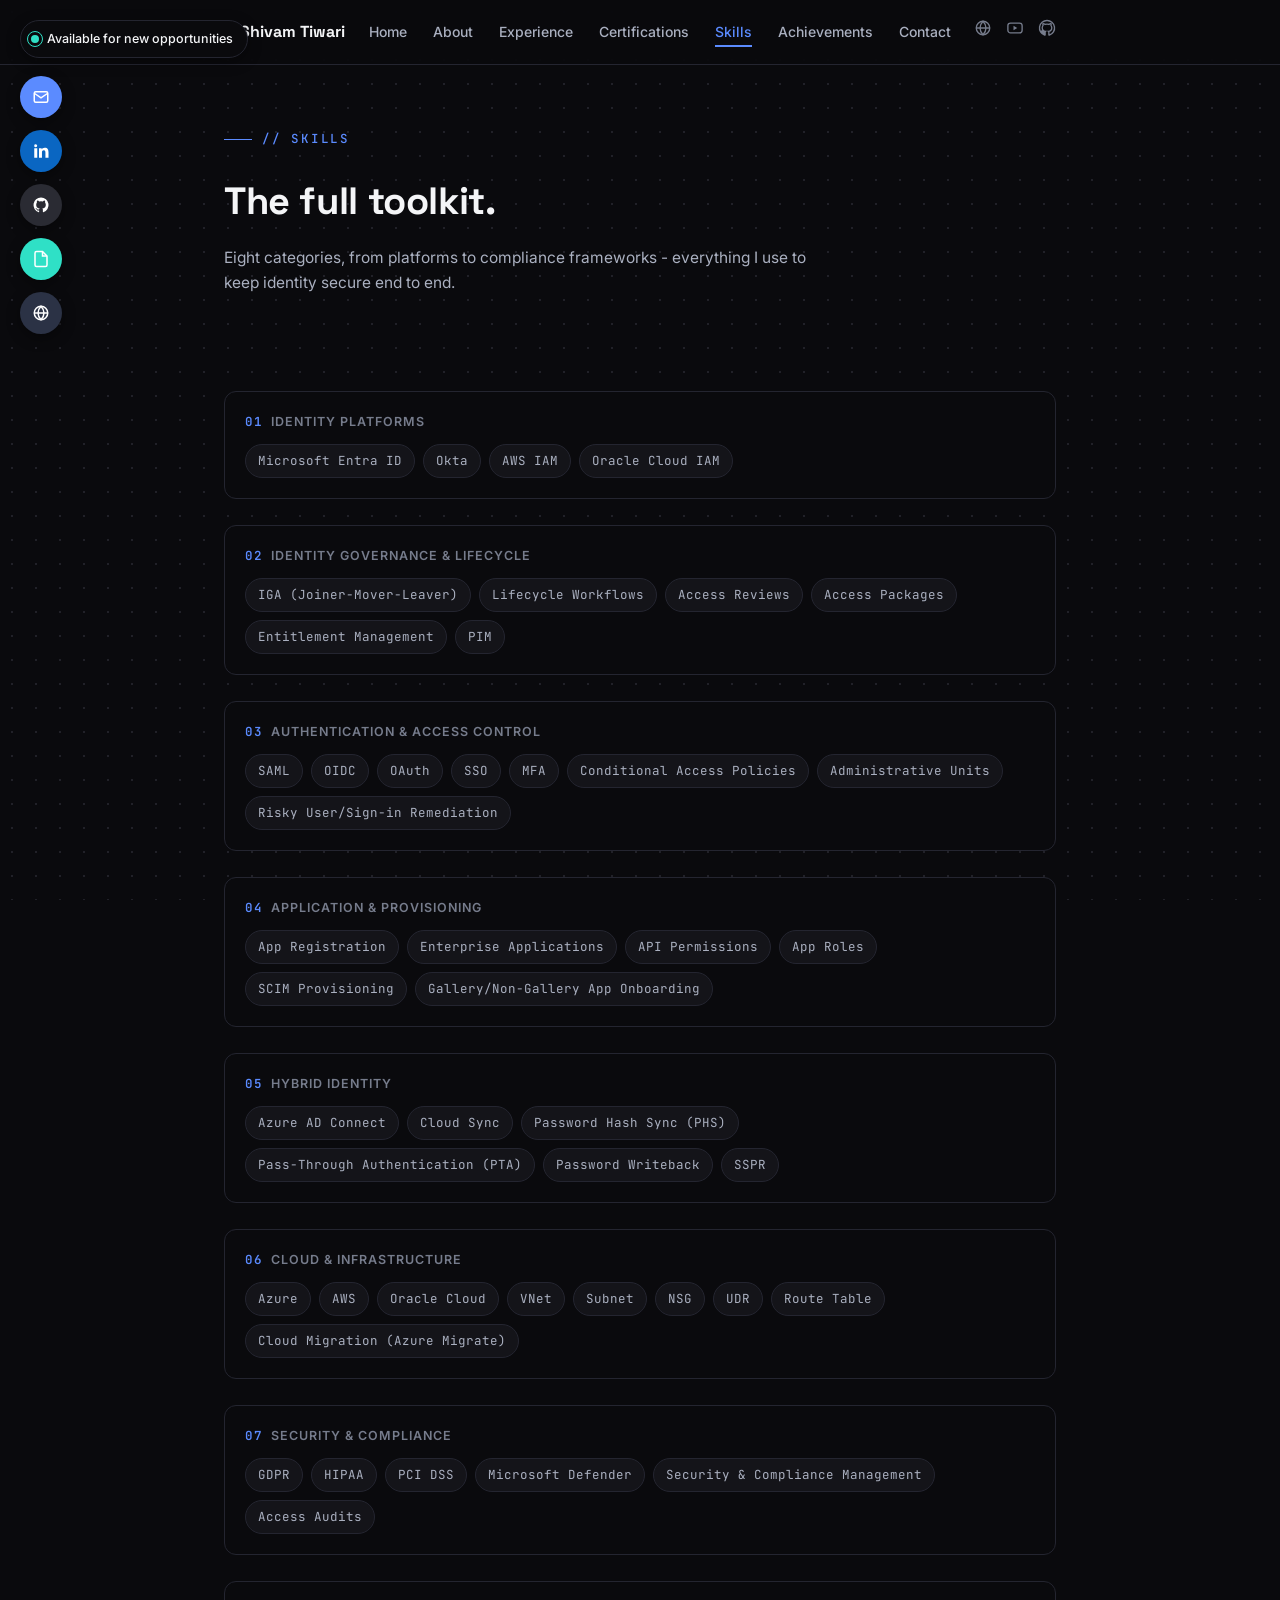
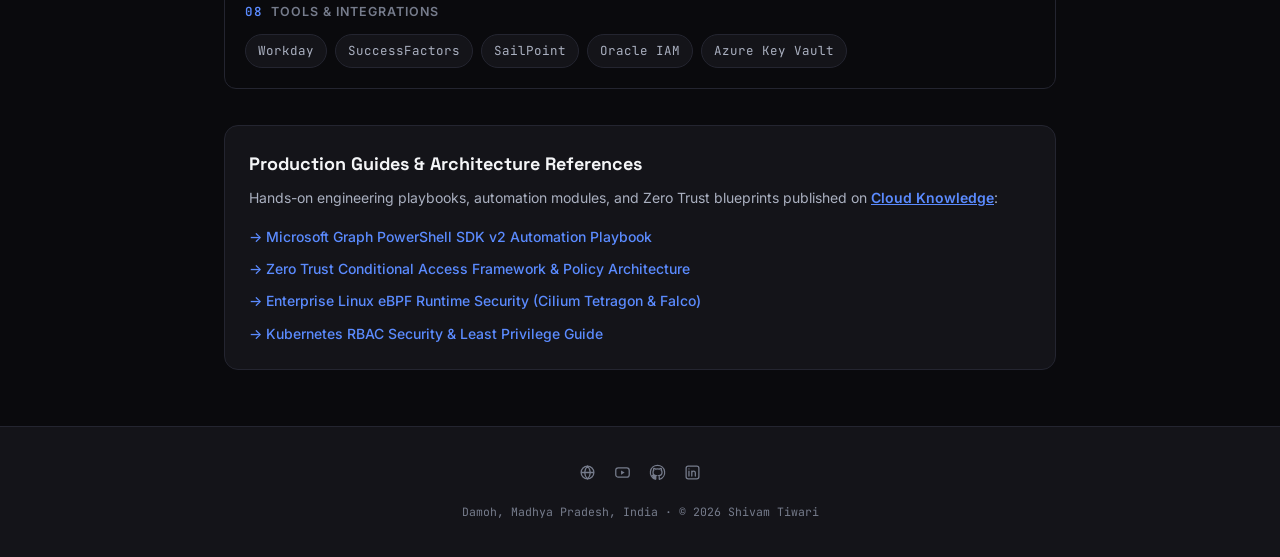
<file: skills.html>
<!DOCTYPE html>
<html lang="en">
<head>
<meta charset="UTF-8">
<meta name="viewport" content="width=device-width, initial-scale=1.0">
<title>Skills - Shivam Tiwari</title>
<link rel="stylesheet" href="assets/style.css">
</head>
<body>
<div class="side-badge"><span class="pulse"></span>Available for new opportunities</div>
<div class="side-icons">
  <a href="mailto:shivam782872@gmail.com" class="ic-mail" title="Email" aria-label="Email"><svg viewBox="0 0 24 24" fill="none" stroke="currentColor" stroke-width="2"><rect x="3" y="5" width="18" height="14" rx="2"/><path d="M3 7l9 6 9-6"/></svg></a>
  <a href="https://www.linkedin.com/in/shivamtiwari78" target="_blank" rel="noopener" class="ic-linkedin" title="LinkedIn" aria-label="LinkedIn"><svg viewBox="0 0 24 24" fill="currentColor" stroke="none"><path d="M6.94 5a2 2 0 11-4-.01 2 2 0 014 .01zM7 8.48H3V21h4V8.48zM13.32 8.48H9.34V21h3.94v-6.57c0-1.74.33-3.42 2.48-3.42 2.12 0 2.15 1.98 2.15 3.53V21H22v-7.02c0-3.66-.79-6.48-5.07-6.48-2.06 0-3.44 1.13-4 2.2h-.06V8.48z"/></svg></a>
  <a href="https://github.com/Shivi7566/" target="_blank" rel="noopener" class="ic-github" title="GitHub" aria-label="GitHub"><svg viewBox="0 0 24 24" fill="currentColor" stroke="none"><path d="M12 2a10 10 0 00-3.16 19.5c.5.1.68-.22.68-.48v-1.7c-2.78.6-3.37-1.34-3.37-1.34-.46-1.16-1.11-1.47-1.11-1.47-.9-.62.07-.6.07-.6 1 .07 1.53 1.03 1.53 1.03.9 1.52 2.34 1.08 2.91.83.09-.65.35-1.08.63-1.33-2.22-.25-4.56-1.11-4.56-4.93 0-1.09.39-1.98 1.03-2.68-.1-.25-.45-1.27.1-2.65 0 0 .84-.27 2.75 1.02a9.6 9.6 0 015 0c1.9-1.29 2.75-1.02 2.75-1.02.55 1.38.2 2.4.1 2.65.64.7 1.03 1.59 1.03 2.68 0 3.83-2.34 4.68-4.57 4.92.36.31.68.92.68 1.85v2.75c0 .27.18.58.69.48A10 10 0 0012 2z"/></svg></a>
  <a href="resume.pdf" target="_blank" rel="noopener" class="ic-resume" title="Resume" aria-label="Resume"><svg viewBox="0 0 24 24" fill="none" stroke="currentColor" stroke-width="2"><path d="M14 2H6a2 2 0 00-2 2v16a2 2 0 002 2h12a2 2 0 002-2V8z"/><path d="M14 2v6h6"/></svg></a>
  <a href="https://cloudknowledge.in" target="_blank" rel="noopener" class="ic-site" title="Website" aria-label="Website"><svg viewBox="0 0 24 24" fill="none" stroke="currentColor" stroke-width="2"><circle cx="12" cy="12" r="9"/><path d="M3 12h18M12 3c2.5 2.7 4 6 4 9s-1.5 6.3-4 9c-2.5-2.7-4-6-4-9s1.5-6.3 4-9z"/></svg></a>
</div>
<header>
  <nav class="wrap">
    <a href="index.html" class="brand"><span class="dot"></span>Shivam Tiwari</a>
    <div class="navlinks">
      <a href="index.html">Home</a>
      <a href="about.html">About</a>
      <a href="experience.html">Experience</a>
      <a href="certifications.html">Certifications</a>
      <a href="skills.html">Skills</a>
      <a href="achievements.html">Achievements</a>
      <a href="contact.html">Contact</a>
    </div>
    <div class="navright">
      <div class="navicons">
        <a href="https://cloudknowledge.in" target="_blank" rel="noopener" title="Website" aria-label="Website">
          <svg width="18" height="18" viewBox="0 0 24 24" fill="none" stroke="currentColor" stroke-width="1.8"><circle cx="12" cy="12" r="9"/><path d="M3 12h18M12 3c2.5 2.7 4 6 4 9s-1.5 6.3-4 9c-2.5-2.7-4-6-4-9s1.5-6.3 4-9z"/></svg>
        </a>
        <a href="https://youtube.com/@cloud-knowledge" target="_blank" rel="noopener" title="YouTube" aria-label="YouTube">
          <svg width="18" height="18" viewBox="0 0 24 24" fill="none" stroke="currentColor" stroke-width="1.8"><rect x="2.5" y="5.5" width="19" height="13" rx="3.5"/><path d="M10 9l5 3-5 3V9z" fill="currentColor" stroke="none"/></svg>
        </a>
        <a href="https://github.com/Shivi7566/" target="_blank" rel="noopener" title="GitHub" aria-label="GitHub">
          <svg width="18" height="18" viewBox="0 0 24 24" fill="none" stroke="currentColor" stroke-width="1.8"><path d="M12 2a10 10 0 00-3.16 19.5c.5.1.68-.22.68-.48v-1.7c-2.78.6-3.37-1.34-3.37-1.34-.46-1.16-1.11-1.47-1.11-1.47-.9-.62.07-.6.07-.6 1 .07 1.53 1.03 1.53 1.03.9 1.52 2.34 1.08 2.91.83.09-.65.35-1.08.63-1.33-2.22-.25-4.56-1.11-4.56-4.93 0-1.09.39-1.98 1.03-2.68-.1-.25-.45-1.27.1-2.65 0 0 .84-.27 2.75 1.02a9.6 9.6 0 015 0c1.9-1.29 2.75-1.02 2.75-1.02.55 1.38.2 2.4.1 2.65.64.7 1.03 1.59 1.03 2.68 0 3.83-2.34 4.68-4.57 4.92.36.31.68.92.68 1.85v2.75c0 .27.18.58.69.48A10 10 0 0012 2z"/></svg>
        </a>
      </div>
      <button class="menu-btn" aria-label="Toggle menu"><span></span><span></span><span></span></button>
    </div>
  </nav>
</header>
<section class="page-hero">
  <div class="wrap">
    <div class="eyebrow"><span class="line"></span>// SKILLS</div>
    <h1>The full toolkit.</h1>
    <p>Eight categories, from platforms to compliance frameworks - everything I use to keep identity secure end to end.</p>
  </div>
</section>

<section>
  <div class="wrap">

    <div class="skill-group reveal">
      <div class="skill-cat"><span class="idx">01</span>Identity Platforms</div>
      <div class="pills"><span class="pill">Microsoft Entra ID</span><span class="pill">Okta</span><span class="pill">AWS IAM</span><span class="pill">Oracle Cloud IAM</span></div>
    </div>

    <div class="skill-group reveal">
      <div class="skill-cat"><span class="idx">02</span>Identity Governance &amp; Lifecycle</div>
      <div class="pills"><span class="pill">IGA (Joiner-Mover-Leaver)</span><span class="pill">Lifecycle Workflows</span><span class="pill">Access Reviews</span><span class="pill">Access Packages</span><span class="pill">Entitlement Management</span><span class="pill">PIM</span></div>
    </div>

    <div class="skill-group reveal">
      <div class="skill-cat"><span class="idx">03</span>Authentication &amp; Access Control</div>
      <div class="pills"><span class="pill">SAML</span><span class="pill">OIDC</span><span class="pill">OAuth</span><span class="pill">SSO</span><span class="pill">MFA</span><span class="pill">Conditional Access Policies</span><span class="pill">Administrative Units</span><span class="pill">Risky User/Sign-in Remediation</span></div>
    </div>

    <div class="skill-group reveal">
      <div class="skill-cat"><span class="idx">04</span>Application &amp; Provisioning</div>
      <div class="pills"><span class="pill">App Registration</span><span class="pill">Enterprise Applications</span><span class="pill">API Permissions</span><span class="pill">App Roles</span><span class="pill">SCIM Provisioning</span><span class="pill">Gallery/Non-Gallery App Onboarding</span></div>
    </div>

    <div class="skill-group reveal">
      <div class="skill-cat"><span class="idx">05</span>Hybrid Identity</div>
      <div class="pills"><span class="pill">Azure AD Connect</span><span class="pill">Cloud Sync</span><span class="pill">Password Hash Sync (PHS)</span><span class="pill">Pass-Through Authentication (PTA)</span><span class="pill">Password Writeback</span><span class="pill">SSPR</span></div>
    </div>

    <div class="skill-group reveal">
      <div class="skill-cat"><span class="idx">06</span>Cloud &amp; Infrastructure</div>
      <div class="pills"><span class="pill">Azure</span><span class="pill">AWS</span><span class="pill">Oracle Cloud</span><span class="pill">VNet</span><span class="pill">Subnet</span><span class="pill">NSG</span><span class="pill">UDR</span><span class="pill">Route Table</span><span class="pill">Cloud Migration (Azure Migrate)</span></div>
    </div>

    <div class="skill-group reveal">
      <div class="skill-cat"><span class="idx">07</span>Security &amp; Compliance</div>
      <div class="pills"><span class="pill">GDPR</span><span class="pill">HIPAA</span><span class="pill">PCI DSS</span><span class="pill">Microsoft Defender</span><span class="pill">Security &amp; Compliance Management</span><span class="pill">Access Audits</span></div>
    </div>

    <div class="skill-group reveal">
      <div class="skill-cat"><span class="idx">08</span>Tools &amp; Integrations</div>
      <div class="pills"><span class="pill">Workday</span><span class="pill">SuccessFactors</span><span class="pill">SailPoint</span><span class="pill">Oracle IAM</span><span class="pill">Azure Key Vault</span></div>
    </div>

    <div class="reveal" style="margin-top:36px;padding:24px;border:1px solid var(--line);border-radius:14px;background:var(--bg-alt);">
      <div style="font-family:'Space Grotesk',sans-serif;font-size:18px;font-weight:700;color:var(--ink);margin-bottom:8px;">
        Production Guides &amp; Architecture References
      </div>
      <p style="font-size:14px;color:var(--body);margin-bottom:16px;">
        Hands-on engineering playbooks, automation modules, and Zero Trust blueprints published on <a href="https://cloudknowledge.in" target="_blank" rel="noopener" style="color:var(--blue);font-weight:600;text-decoration:underline;">Cloud Knowledge</a>:
      </p>
      <div style="display:flex;flex-direction:column;gap:10px;font-size:14px;">
        <a href="https://cloudknowledge.in/microsoft-graph-powershell-sdk-v2-automation-guide/" target="_blank" rel="noopener" style="color:var(--blue);font-weight:500;">&rarr; Microsoft Graph PowerShell SDK v2 Automation Playbook</a>
        <a href="https://cloudknowledge.in/entra-id-conditional-access-policies-zero-trust-framework/" target="_blank" rel="noopener" style="color:var(--blue);font-weight:500;">&rarr; Zero Trust Conditional Access Framework &amp; Policy Architecture</a>
        <a href="https://cloudknowledge.in/linux/linux-ebpf-runtime-security-tetragon-falco-architecture/" target="_blank" rel="noopener" style="color:var(--blue);font-weight:500;">&rarr; Enterprise Linux eBPF Runtime Security (Cilium Tetragon &amp; Falco)</a>
        <a href="https://cloudknowledge.in/kubernetes-rbac-security-guide-iam-best-practices/" target="_blank" rel="noopener" style="color:var(--blue);font-weight:500;">&rarr; Kubernetes RBAC Security &amp; Least Privilege Guide</a>
      </div>
    </div>

  </div>
</section>
<footer class="mini">
  <div class="wrap">
    <div class="mini-links">
      <a href="https://cloudknowledge.in" target="_blank" rel="noopener" aria-label="Website"><svg width="17" height="17" viewBox="0 0 24 24" fill="none" stroke="currentColor" stroke-width="1.8"><circle cx="12" cy="12" r="9"/><path d="M3 12h18M12 3c2.5 2.7 4 6 4 9s-1.5 6.3-4 9c-2.5-2.7-4-6-4-9s1.5-6.3 4-9z"/></svg></a>
      <a href="https://youtube.com/@cloud-knowledge" target="_blank" rel="noopener" aria-label="YouTube"><svg width="17" height="17" viewBox="0 0 24 24" fill="none" stroke="currentColor" stroke-width="1.8"><rect x="2.5" y="5.5" width="19" height="13" rx="3.5"/><path d="M10 9l5 3-5 3V9z" fill="currentColor" stroke="none"/></svg></a>
      <a href="https://github.com/Shivi7566/" target="_blank" rel="noopener" aria-label="GitHub"><svg width="17" height="17" viewBox="0 0 24 24" fill="none" stroke="currentColor" stroke-width="1.8"><path d="M12 2a10 10 0 00-3.16 19.5c.5.1.68-.22.68-.48v-1.7c-2.78.6-3.37-1.34-3.37-1.34-.46-1.16-1.11-1.47-1.11-1.47-.9-.62.07-.6.07-.6 1 .07 1.53 1.03 1.53 1.03.9 1.52 2.34 1.08 2.91.83.09-.65.35-1.08.63-1.33-2.22-.25-4.56-1.11-4.56-4.93 0-1.09.39-1.98 1.03-2.68-.1-.25-.45-1.27.1-2.65 0 0 .84-.27 2.75 1.02a9.6 9.6 0 015 0c1.9-1.29 2.75-1.02 2.75-1.02.55 1.38.2 2.4.1 2.65.64.7 1.03 1.59 1.03 2.68 0 3.83-2.34 4.68-4.57 4.92.36.31.68.92.68 1.85v2.75c0 .27.18.58.69.48A10 10 0 0012 2z"/></svg></a>
      <a href="https://www.linkedin.com/in/shivamtiwari78" target="_blank" rel="noopener" aria-label="LinkedIn"><svg width="17" height="17" viewBox="0 0 24 24" fill="none" stroke="currentColor" stroke-width="1.8"><rect x="3" y="3" width="18" height="18" rx="3"/><path d="M7 10v7M7 7v.01M11 17v-4.5a2.5 2.5 0 015 0V17M11 10v7" stroke-linecap="round"/></svg></a>
    </div>
    <div class="foot-meta">Damoh, Madhya Pradesh, India · © 2026 Shivam Tiwari</div>
  </div>
</footer>
<script src="assets/script.js"></script>
</body>
</html>
</file>
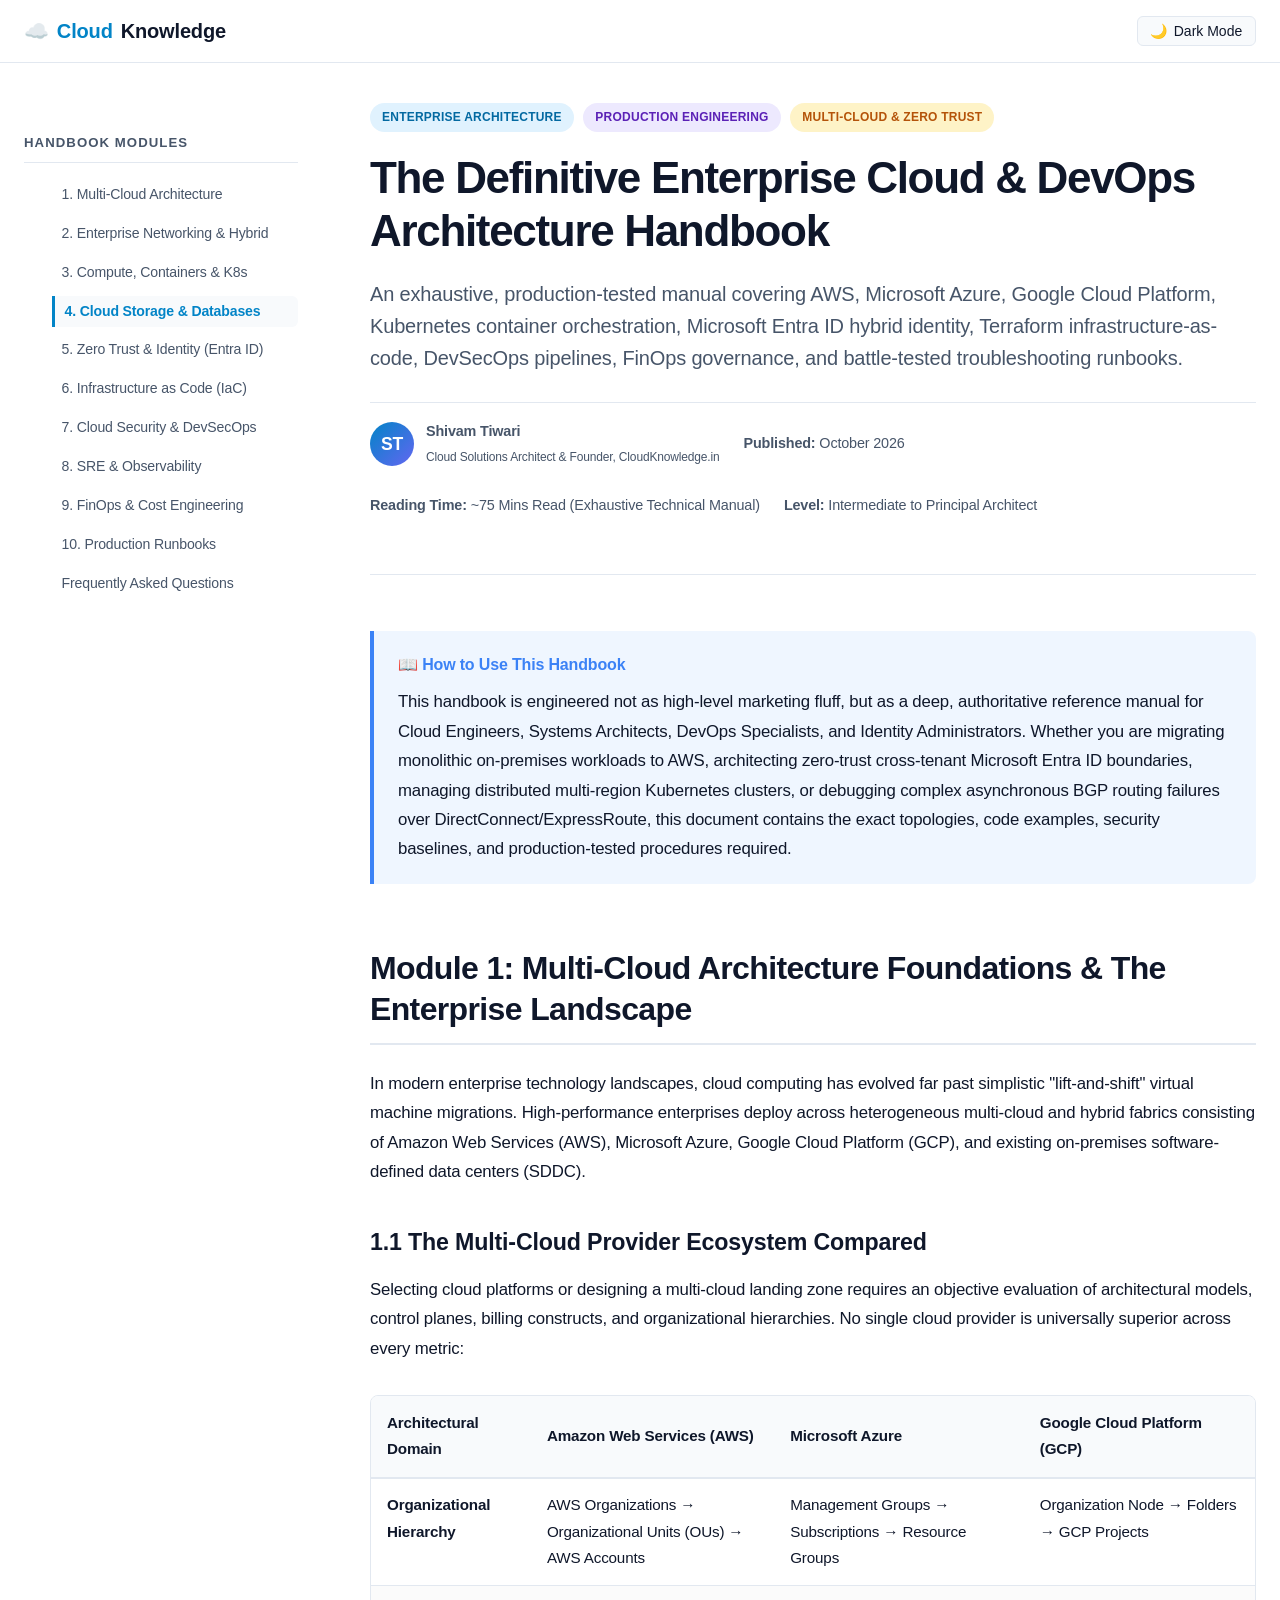
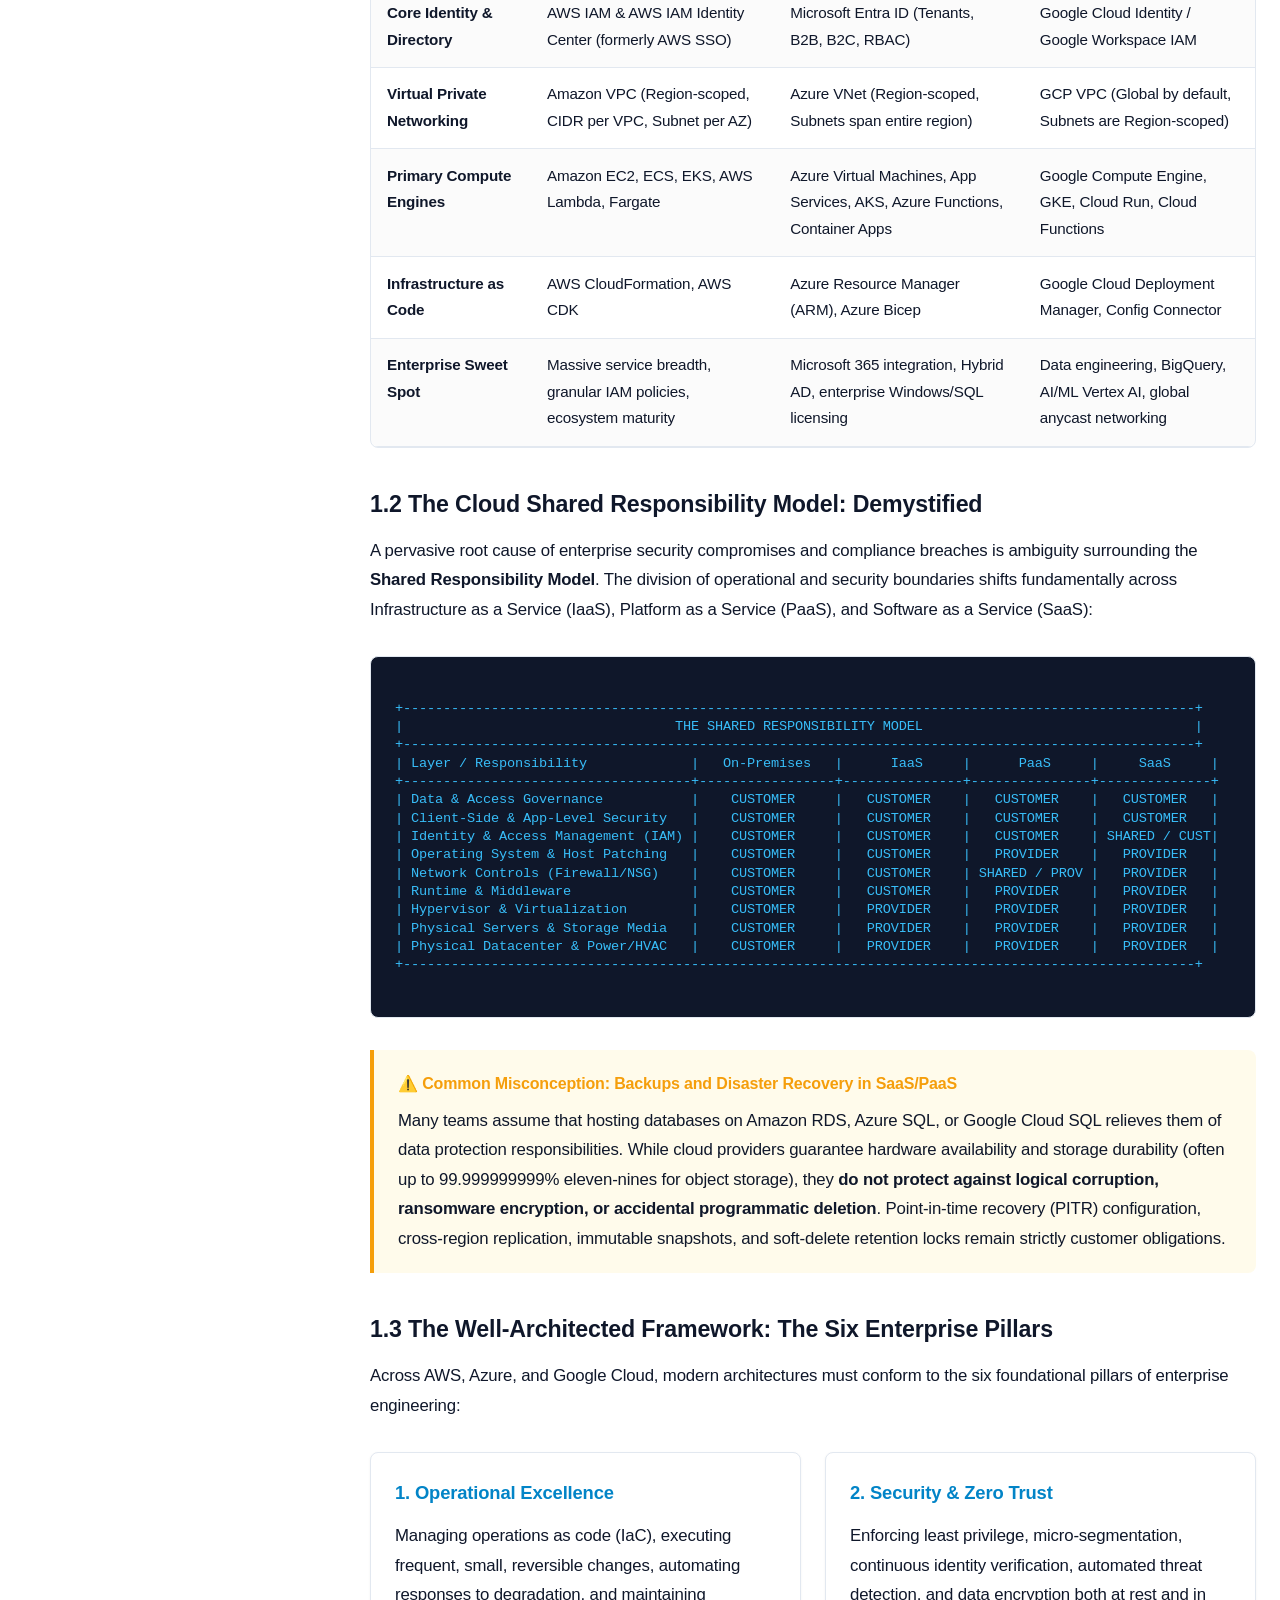
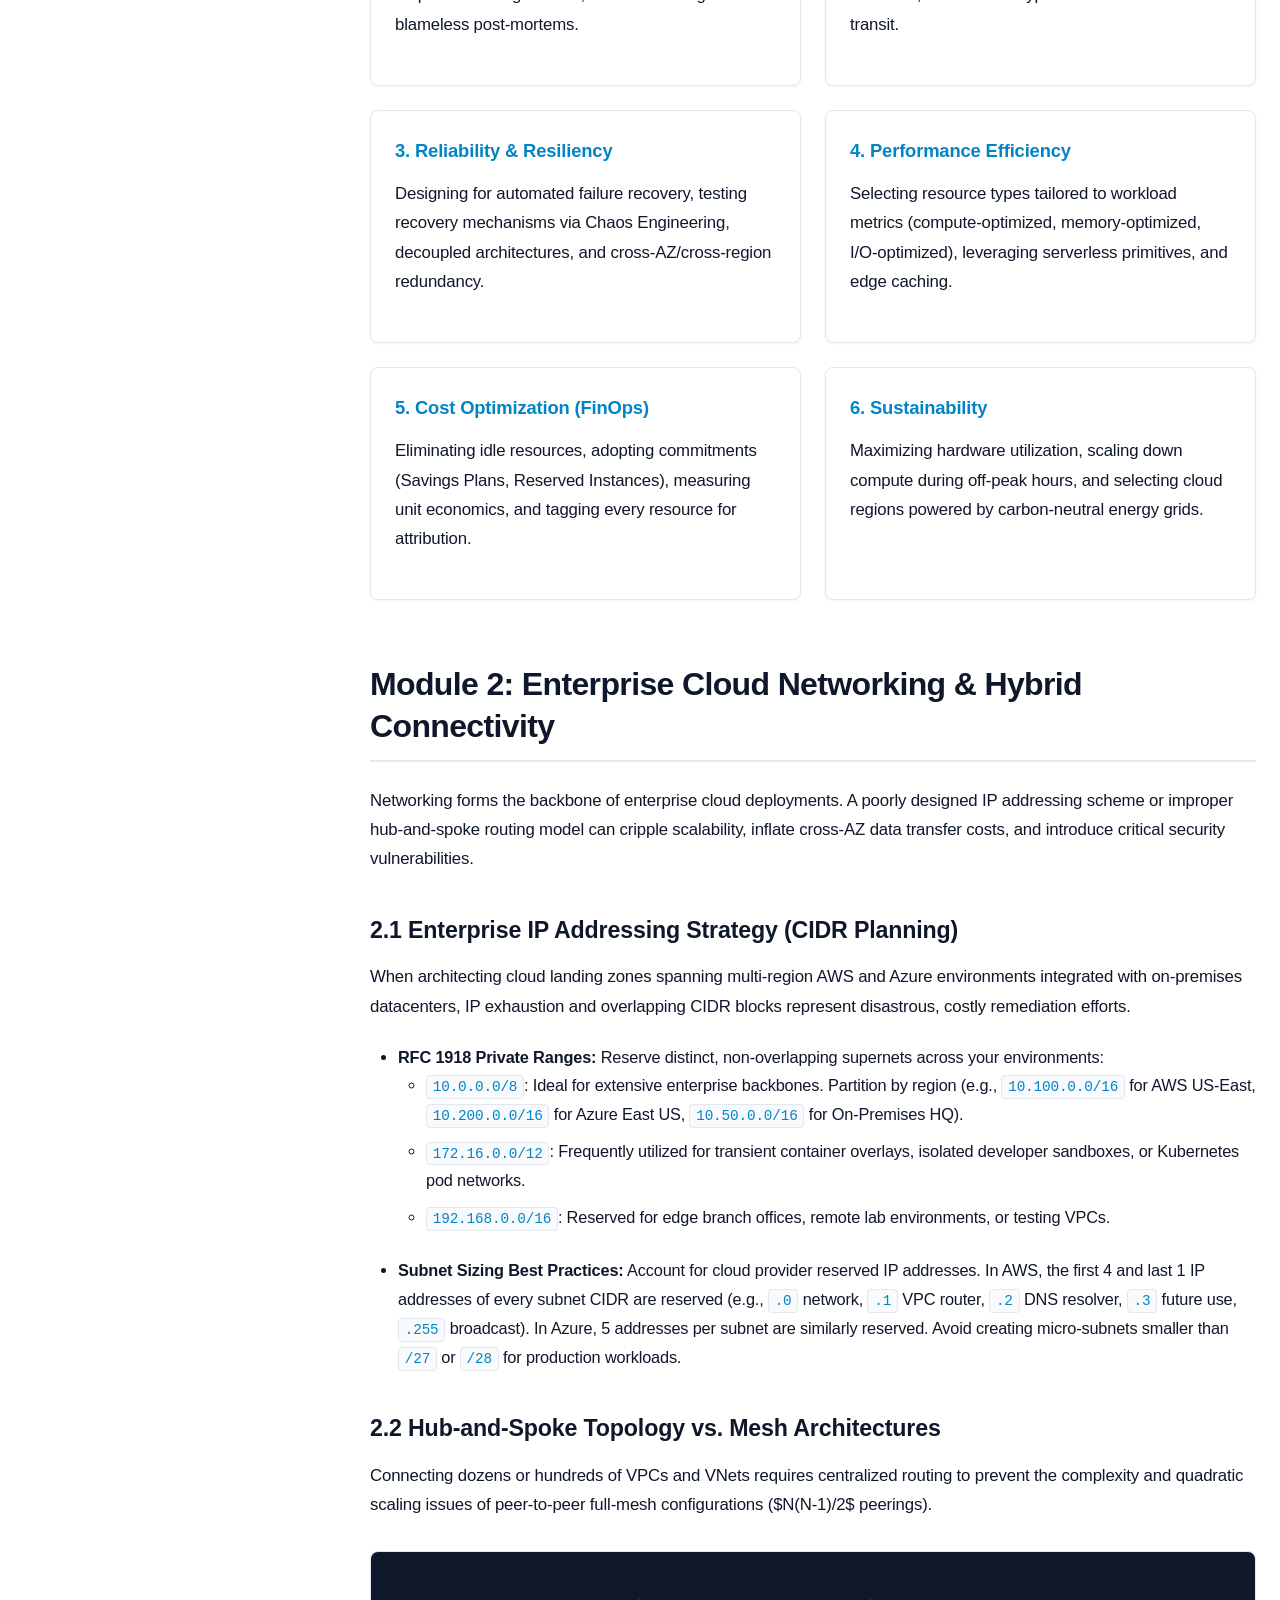
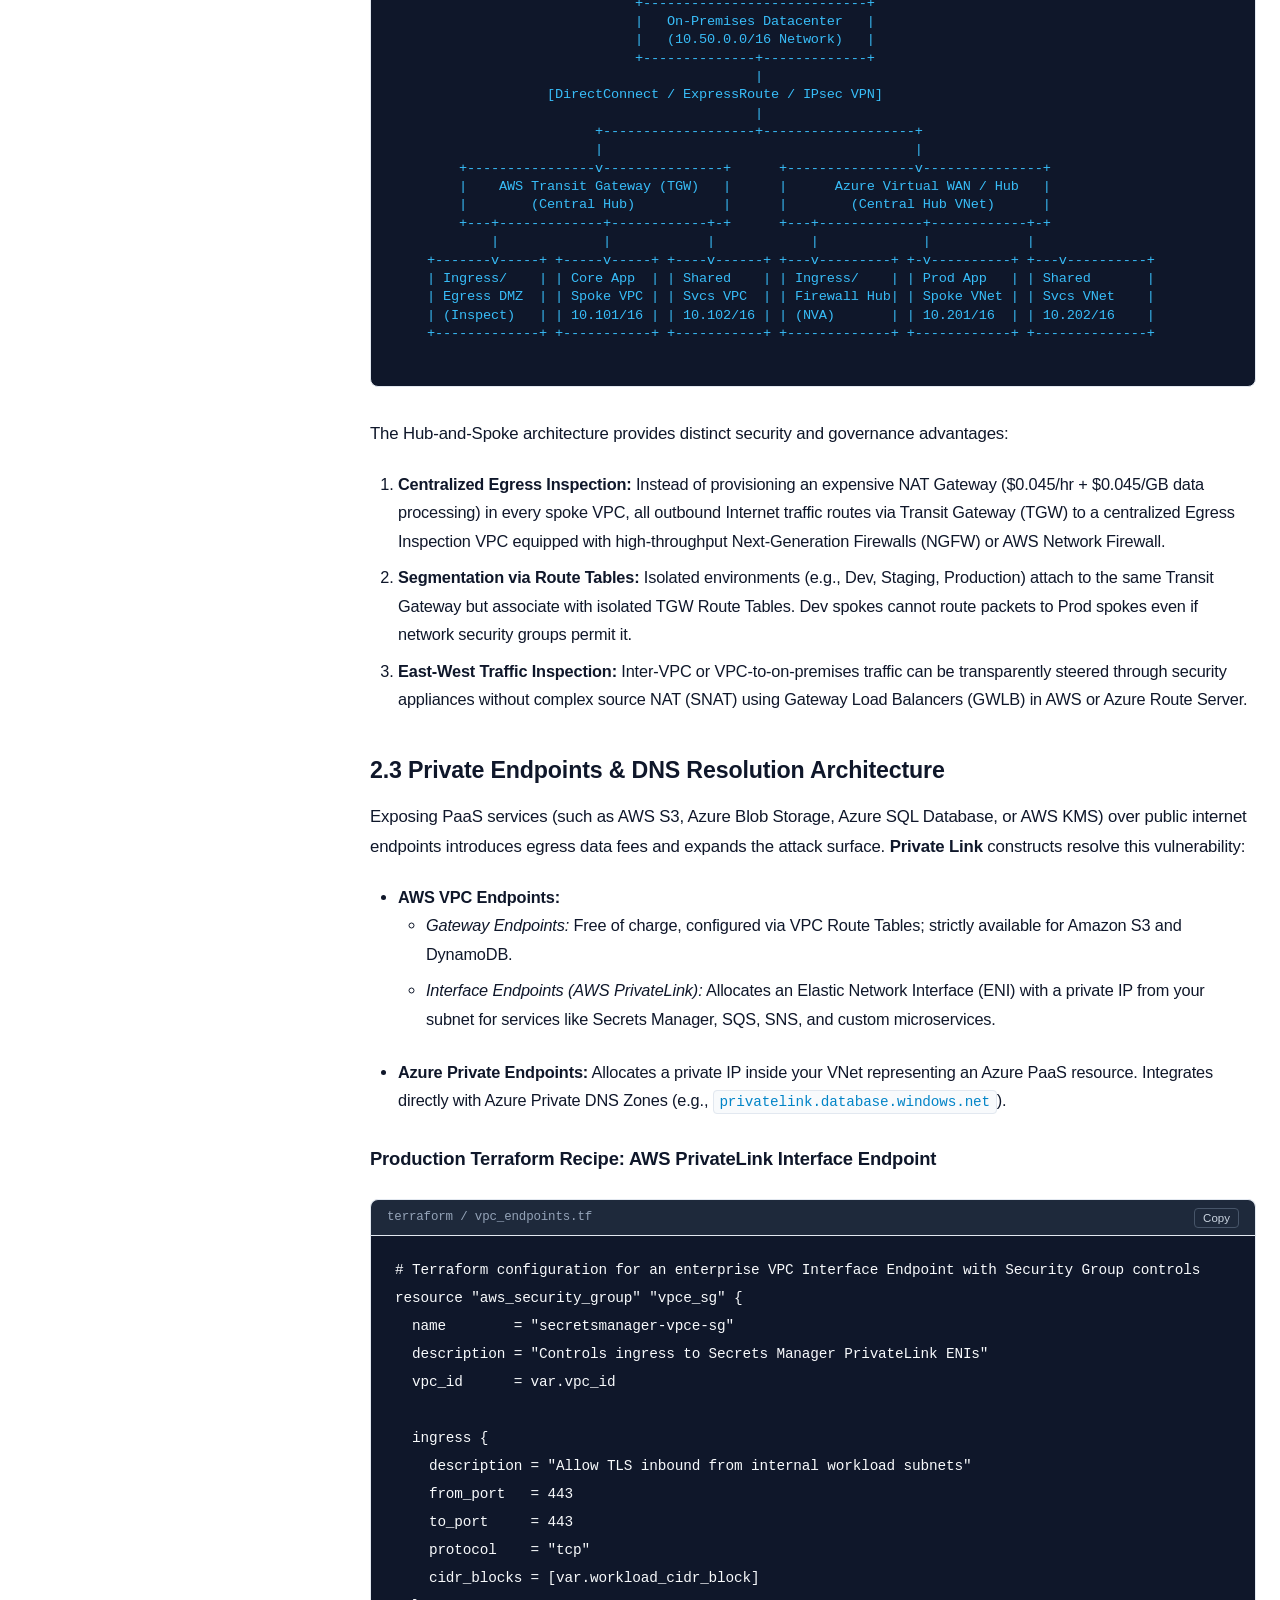
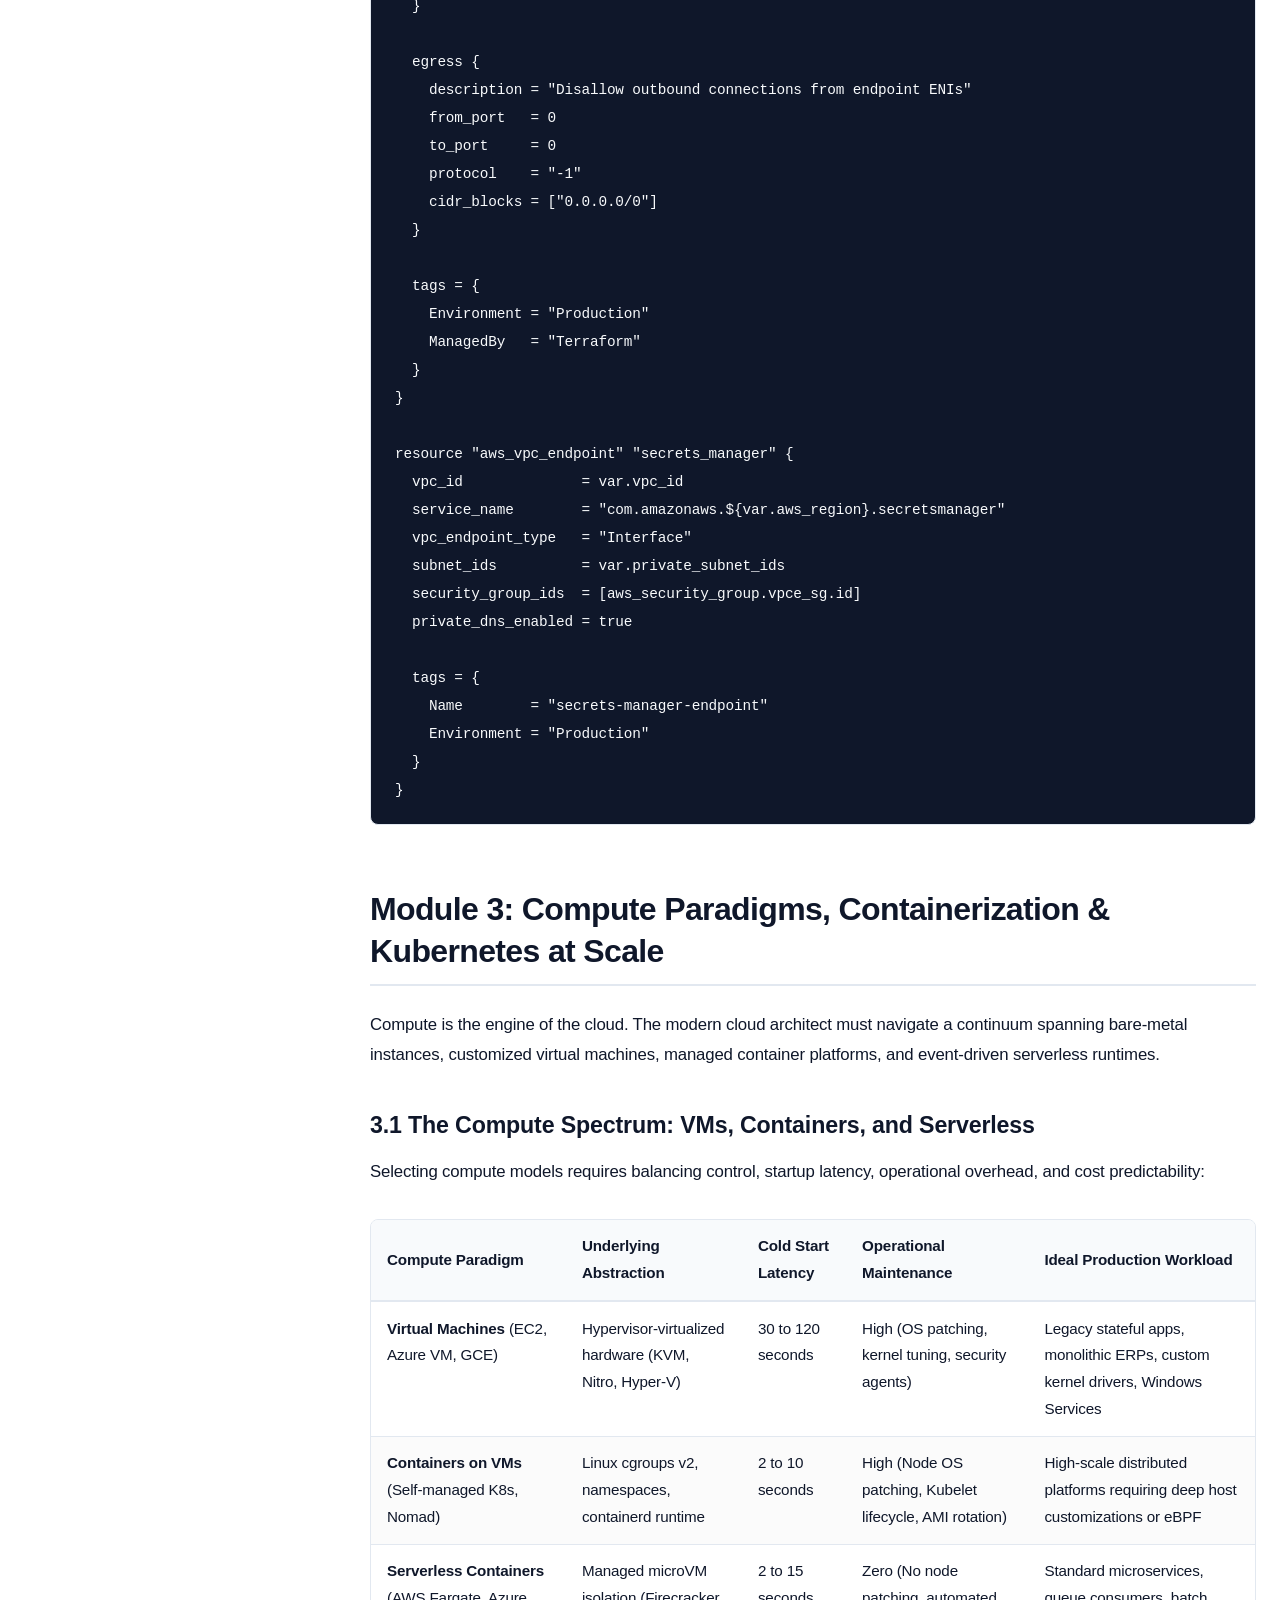
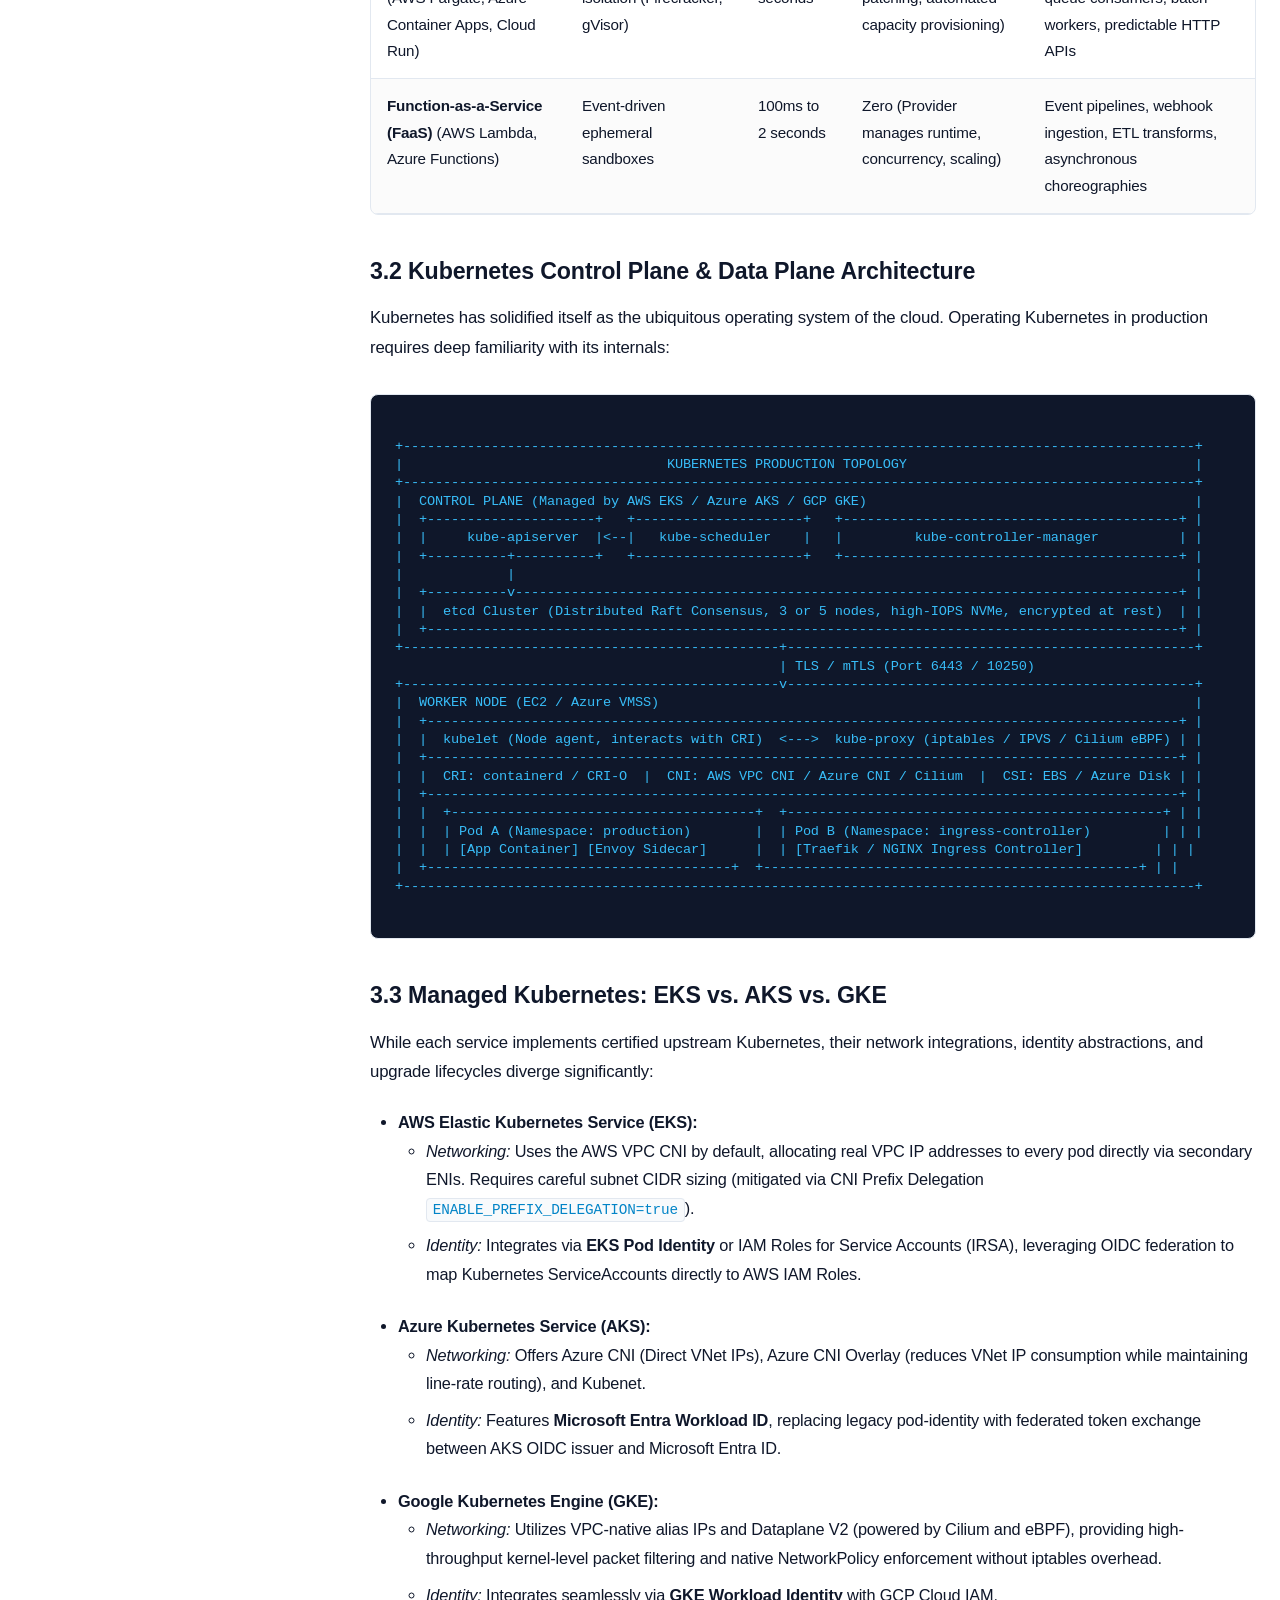
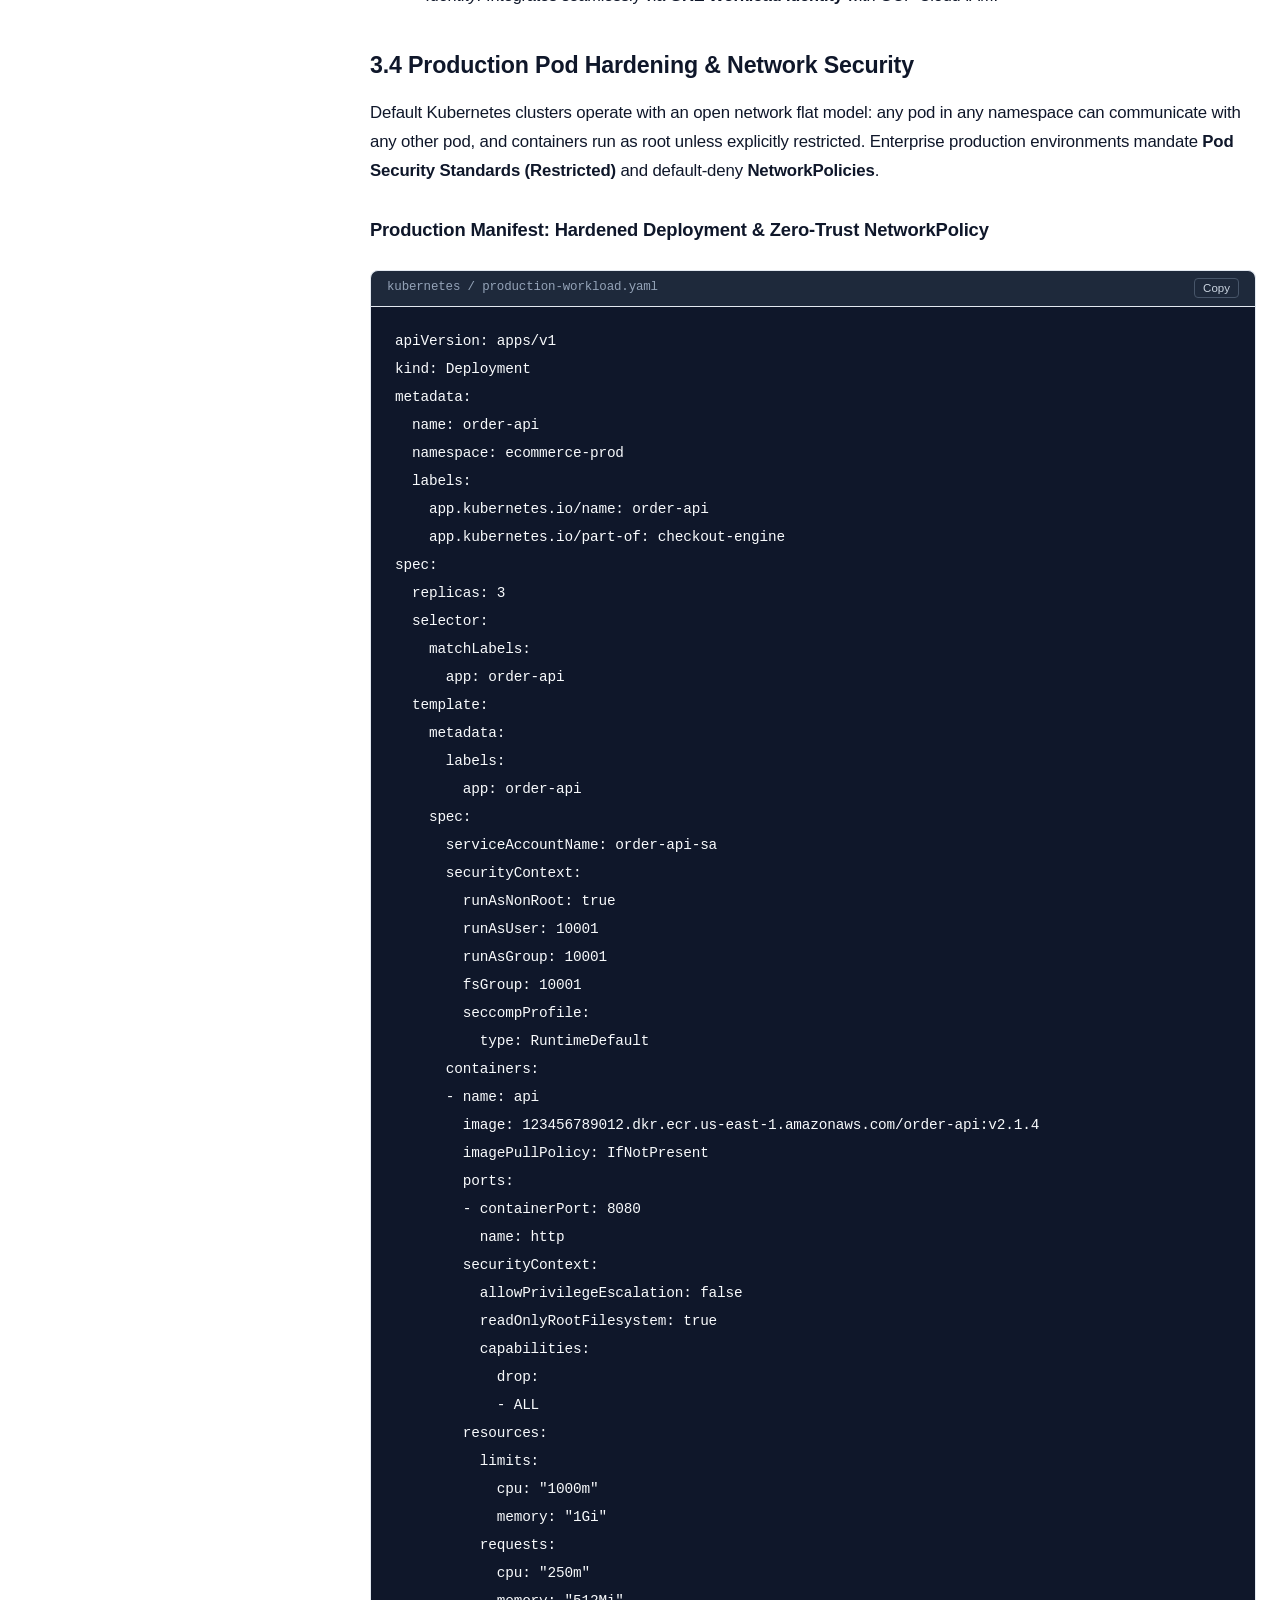
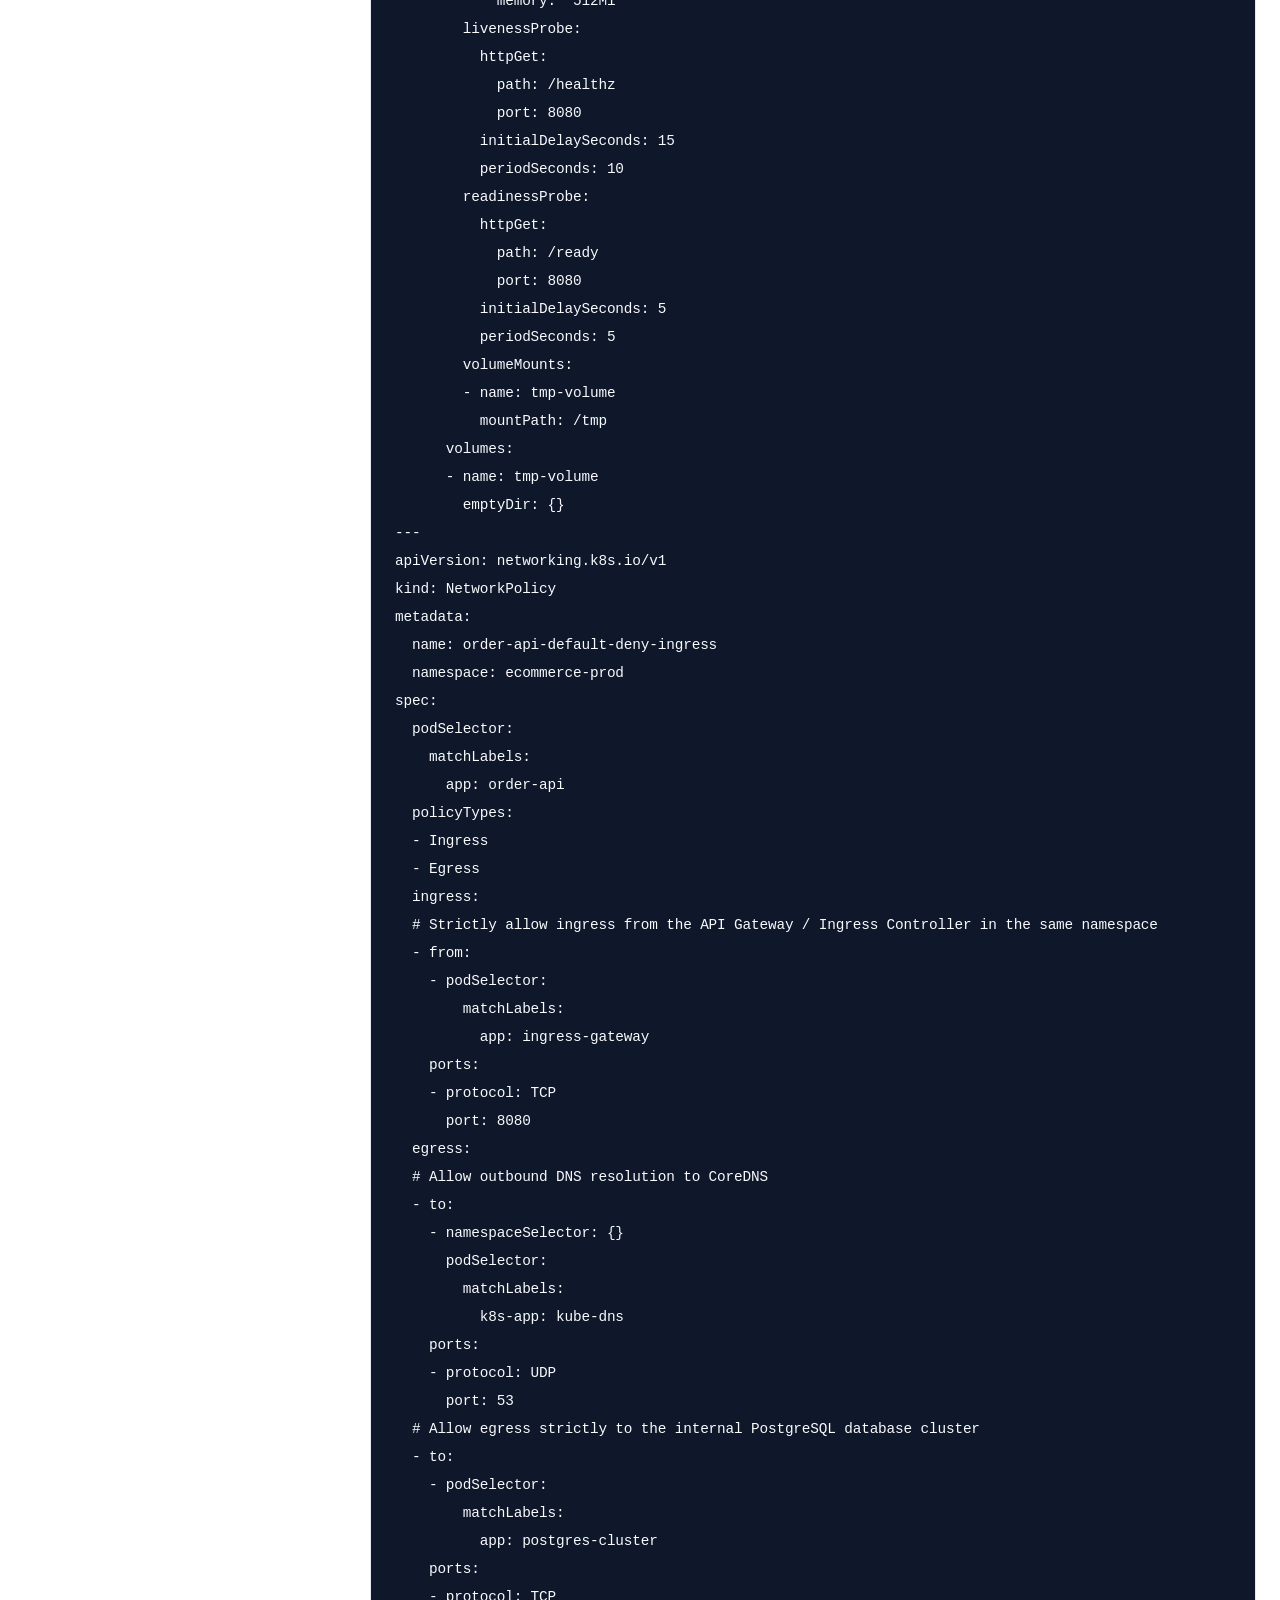
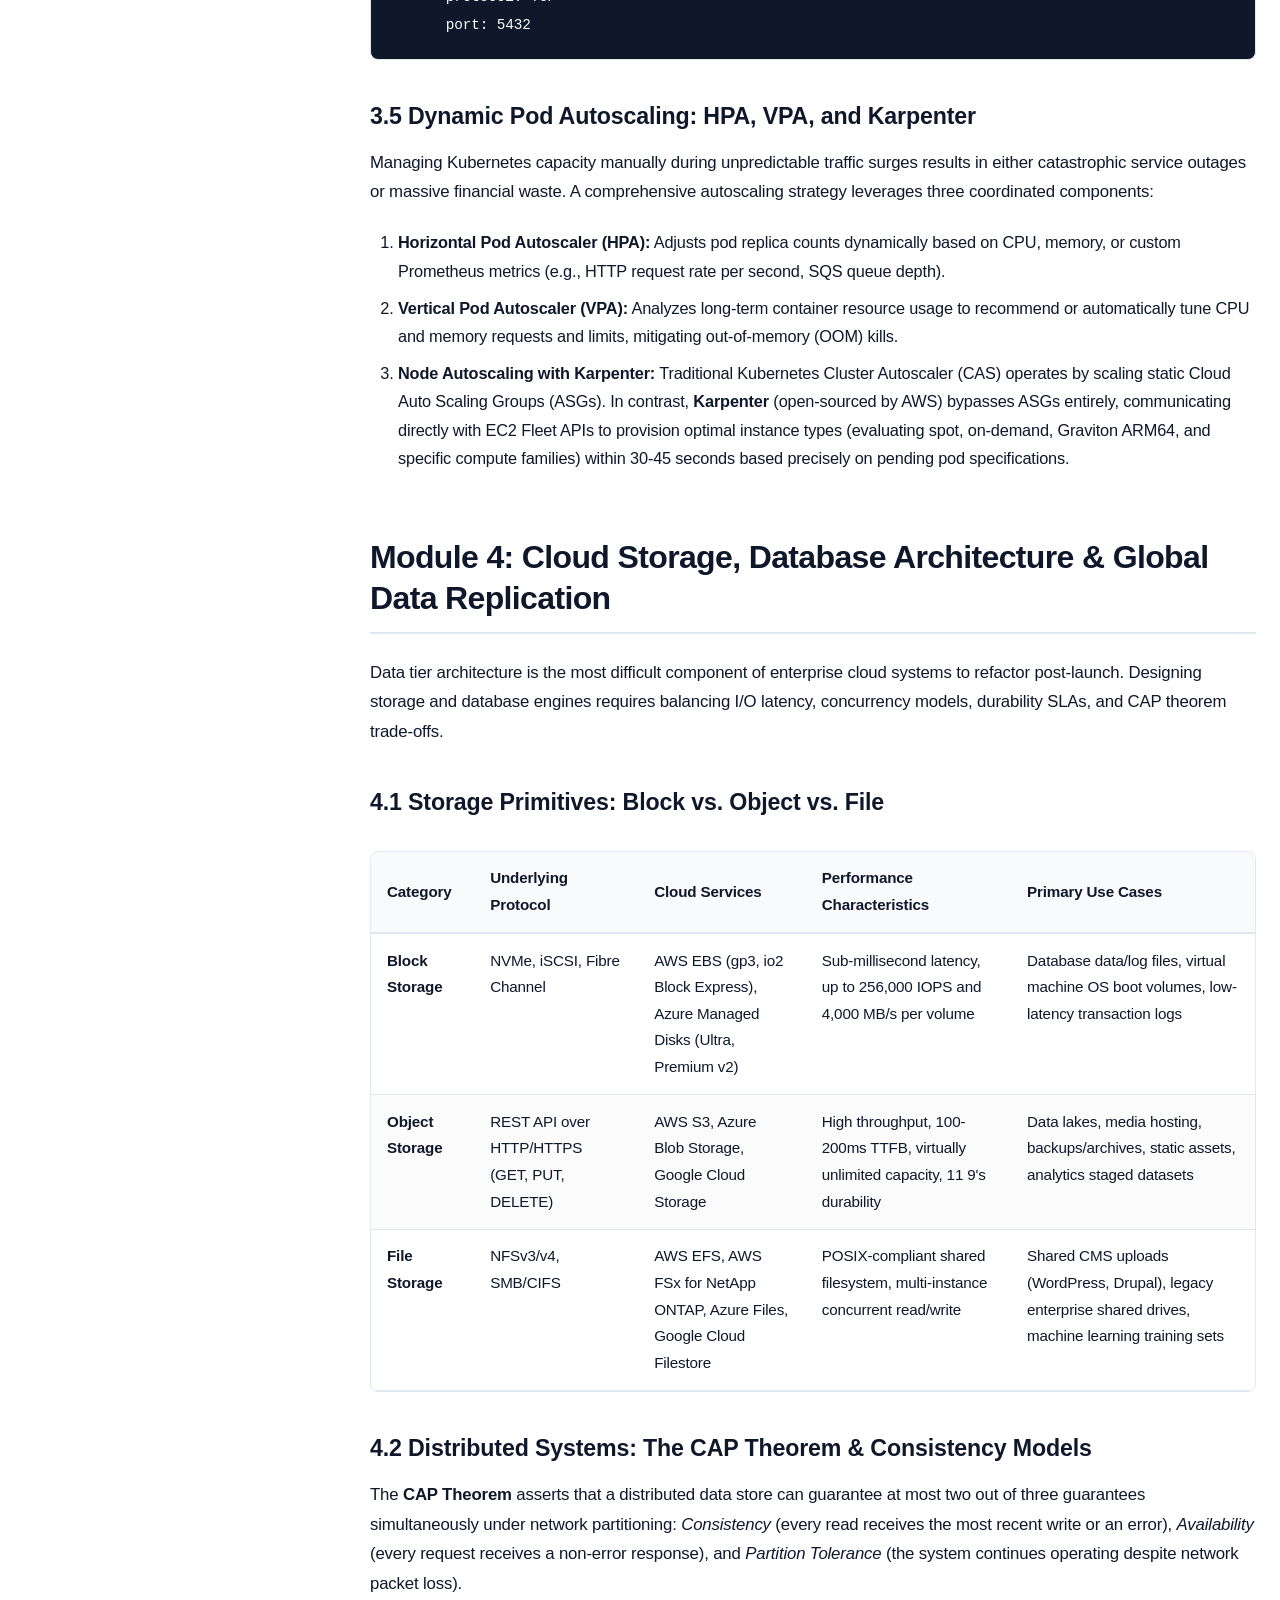
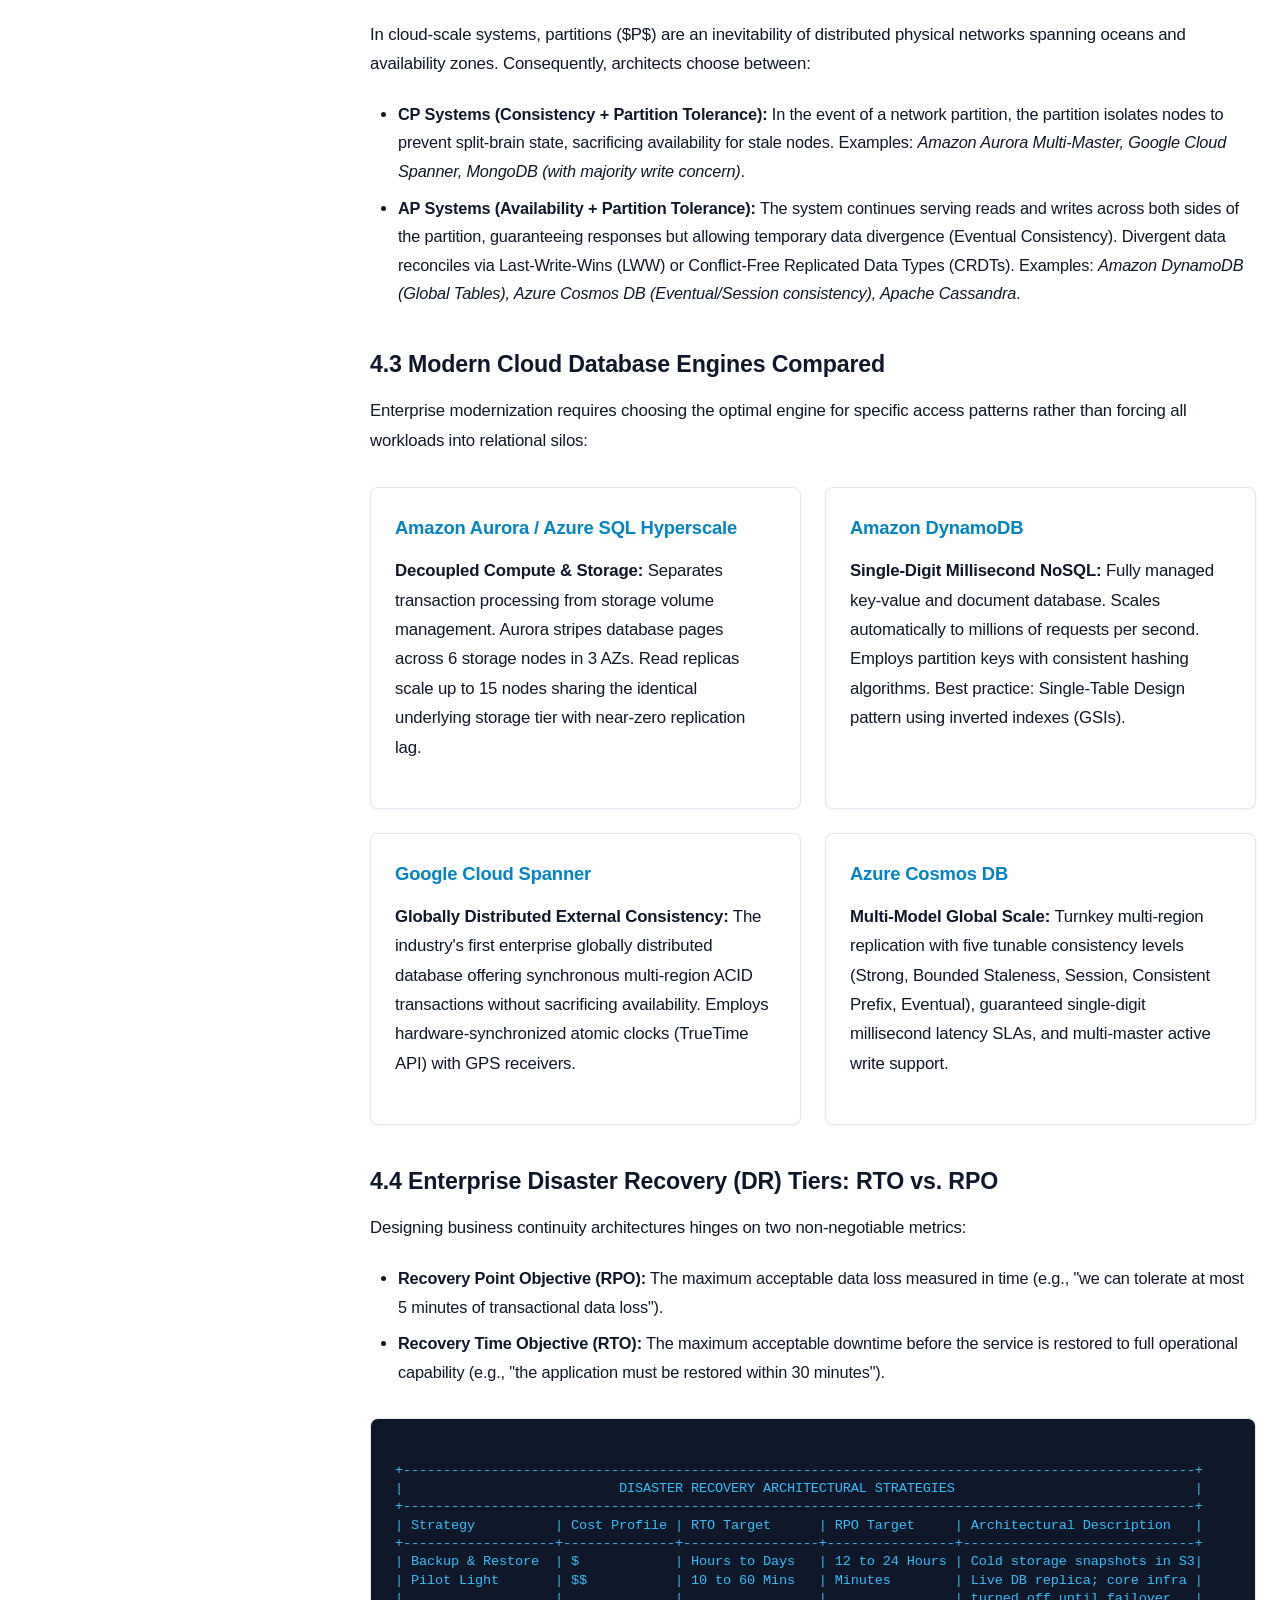
<file: ultimate-cloud-engineering-handbook.html>
<!DOCTYPE html>
<html lang="en">
<head>
  <meta charset="UTF-8">
  <meta name="viewport" content="width=device-width, initial-scale=1.0">
  <title>The Definitive Cloud & DevOps Architecture Handbook | Cloud Knowledge</title>
  <meta name="description" content="An exhaustive, production-grade guide to enterprise cloud architecture, AWS, Azure, GCP, Kubernetes, Microsoft Entra ID, Terraform, DevSecOps, FinOps, and SRE operations.">
  <meta name="author" content="Shivam Tiwari">
  <meta name="robots" content="index, follow">
  <link rel="canonical" href="https://cloudknowledge.in/ultimate-cloud-devops-handbook">

  <!-- Open Graph / Social Sharing -->
  <meta property="og:type" content="article">
  <meta property="og:title" content="The Definitive Cloud & DevOps Architecture Handbook | Cloud Knowledge">
  <meta property="og:description" content="Master multi-cloud engineering, Kubernetes, Identity & Access Management, Zero Trust, infrastructure-as-code, and enterprise production runbooks.">
  <meta property="og:url" content="https://cloudknowledge.in/ultimate-cloud-devops-handbook">
  <meta property="og:site_name" content="Cloud Knowledge">
  <meta name="twitter:card" content="summary_large_image">
  <meta name="twitter:title" content="The Definitive Cloud & DevOps Architecture Handbook">
  <meta name="twitter:description" content="Master multi-cloud engineering, Kubernetes, Identity & Access Management, Zero Trust, and production runbooks.">

  <!-- Structured Data (JSON-LD) -->
  <script type="application/ld+json">
  {
    "@context": "https://schema.org",
    "@type": "TechArticle",
    "headline": "The Definitive Cloud & DevOps Architecture Handbook: Enterprise Multi-Cloud, Kubernetes, Zero Trust, and SRE Operations",
    "description": "An exhaustive technical handbook detailing production cloud architecture across AWS, Azure, GCP, Kubernetes, Entra ID, Terraform, and DevOps.",
    "author": {
      "@type": "Person",
      "name": "Shivam Tiwari",
      "url": "https://cloudknowledge.in"
    },
    "publisher": {
      "@type": "Organization",
      "name": "Cloud Knowledge",
      "url": "https://cloudknowledge.in"
    },
    "inLanguage": "en-US",
    "datePublished": "2026-10-13",
    "proficiencyLevel": "Advanced"
  }
  </script>

  <style>
    :root {
      --primary: #0284c7;
      --primary-hover: #0369a1;
      --secondary: #6366f1;
      --text: #0f172a;
      --text-muted: #475569;
      --bg: #ffffff;
      --bg-alt: #f8fafc;
      --card-bg: #ffffff;
      --border: #e2e8f0;
      --border-accent: #cbd5e1;
      --code-bg: #0f172a;
      --code-text: #f8fafc;
      --callout-info-bg: #eff6ff;
      --callout-info-border: #3b82f6;
      --callout-warn-bg: #fffbeb;
      --callout-warn-border: #f59e0b;
      --callout-alert-bg: #fef2f2;
      --callout-alert-border: #ef4444;
      --callout-tip-bg: #f0fdf4;
      --callout-tip-border: #22c55e;
      --toc-active: #0284c7;
      --font-sans: -apple-system, BlinkMacSystemFont, "Segoe UI", Roboto, Oxygen, Ubuntu, Cantarell, "Open Sans", "Helvetica Neue", sans-serif;
      --font-mono: ui-monospace, SFMono-Regular, Menlo, Monaco, Consolas, "Liberation Mono", "Courier New", monospace;
    }

    [data-theme="dark"] {
      --primary: #38bdf8;
      --primary-hover: #0284c7;
      --secondary: #818cf8;
      --text: #f1f5f9;
      --text-muted: #94a3b8;
      --bg: #0b0f19;
      --bg-alt: #111827;
      --card-bg: #1e293b;
      --border: #334155;
      --border-accent: #475569;
      --code-bg: #030712;
      --code-text: #f9fafb;
      --callout-info-bg: #172554;
      --callout-info-border: #38bdf8;
      --callout-warn-bg: #451a03;
      --callout-warn-border: #fbbf24;
      --callout-alert-bg: #450a0a;
      --callout-alert-border: #f87171;
      --callout-tip-bg: #052e16;
      --callout-tip-border: #4ade80;
    }

    * {
      box-sizing: border-box;
      margin: 0;
      padding: 0;
    }

    html {
      scroll-behavior: smooth;
      font-size: 16px;
    }

    body {
      font-family: var(--font-sans);
      color: var(--text);
      background-color: var(--bg);
      line-height: 1.75;
      letter-spacing: -0.01em;
      transition: background-color 0.3s ease, color 0.3s ease;
    }

    /* Reading Progress Bar */
    #progress-container {
      position: fixed;
      top: 0;
      left: 0;
      width: 100%;
      height: 4px;
      background: transparent;
      z-index: 1000;
    }
    #progress-bar {
      height: 100%;
      width: 0%;
      background: linear-gradient(90deg, var(--primary), var(--secondary));
      transition: width 0.1s ease-out;
    }

    /* Navbar */
    .top-nav {
      position: sticky;
      top: 0;
      background: rgba(255, 255, 255, 0.9);
      backdrop-filter: blur(12px);
      border-bottom: 1px solid var(--border);
      z-index: 999;
      padding: 0.85rem 1.5rem;
      display: flex;
      justify-content: space-between;
      align-items: center;
    }
    [data-theme="dark"] .top-nav {
      background: rgba(11, 15, 25, 0.9);
    }
    .brand-logo {
      font-weight: 800;
      font-size: 1.25rem;
      color: var(--primary);
      text-decoration: none;
      display: flex;
      align-items: center;
      gap: 0.5rem;
    }
    .brand-logo span {
      color: var(--text);
    }
    .nav-actions {
      display: flex;
      align-items: center;
      gap: 1rem;
    }
    .theme-toggle-btn {
      background: var(--bg-alt);
      border: 1px solid var(--border);
      color: var(--text);
      padding: 0.4rem 0.8rem;
      border-radius: 6px;
      cursor: pointer;
      font-size: 0.875rem;
      font-weight: 500;
      display: flex;
      align-items: center;
      gap: 0.4rem;
    }

    /* Container Layout */
    .handbook-wrapper {
      max-width: 1440px;
      margin: 0 auto;
      padding: 2.5rem 1.5rem 5rem;
      display: grid;
      grid-template-columns: 290px minmax(0, 1fr);
      gap: 3.5rem;
      position: relative;
    }

    /* Sticky Sidebar / TOC */
    .sidebar-toc {
      position: sticky;
      top: 5rem;
      height: calc(100vh - 6rem);
      overflow-y: auto;
      padding-right: 1rem;
      scrollbar-width: thin;
      scrollbar-color: var(--border) transparent;
    }
    .sidebar-toc h4 {
      font-size: 0.825rem;
      text-transform: uppercase;
      letter-spacing: 0.08em;
      color: var(--text-muted);
      margin-bottom: 1rem;
      padding-bottom: 0.5rem;
      border-bottom: 1px solid var(--border);
    }
    .sidebar-toc ul {
      list-style: none;
    }
    .sidebar-toc li {
      margin-bottom: 0.5rem;
    }
    .sidebar-toc a {
      color: var(--text-muted);
      text-decoration: none;
      font-size: 0.88rem;
      display: block;
      padding: 0.35rem 0.6rem;
      border-radius: 6px;
      transition: all 0.2s ease;
      line-height: 1.4;
    }
    .sidebar-toc a:hover {
      color: var(--primary);
      background: var(--bg-alt);
      padding-left: 0.85rem;
    }
    .sidebar-toc a.active {
      color: var(--primary);
      background: var(--bg-alt);
      font-weight: 600;
      border-left: 3px solid var(--primary);
      border-radius: 0 6px 6px 0;
    }

    /* Article Content */
    .article-container {
      max-width: 960px;
      min-width: 0;
    }

    /* Hero Section */
    .hero-header {
      margin-bottom: 3.5rem;
      padding-bottom: 2.5rem;
      border-bottom: 1px solid var(--border);
    }
    .badge-bar {
      display: flex;
      flex-wrap: wrap;
      gap: 0.6rem;
      margin-bottom: 1.25rem;
    }
    .badge {
      display: inline-flex;
      align-items: center;
      padding: 0.25rem 0.75rem;
      border-radius: 9999px;
      font-size: 0.75rem;
      font-weight: 600;
      letter-spacing: 0.02em;
      text-transform: uppercase;
    }
    .badge-primary { background: #e0f2fe; color: #0369a1; }
    .badge-secondary { background: #ede9fe; color: #5b21b6; }
    .badge-accent { background: #fef3c7; color: #b45309; }
    [data-theme="dark"] .badge-primary { background: #082f49; color: #7dd3fc; }
    [data-theme="dark"] .badge-secondary { background: #2e1065; color: #c4b5fd; }
    [data-theme="dark"] .badge-accent { background: #451a03; color: #fde68a; }

    .hero-header h1 {
      font-size: 2.75rem;
      font-weight: 900;
      line-height: 1.2;
      letter-spacing: -0.03em;
      margin-bottom: 1.25rem;
      color: var(--text);
    }
    .hero-subtitle {
      font-size: 1.25rem;
      color: var(--text-muted);
      line-height: 1.6;
      margin-bottom: 1.75rem;
    }
    .article-meta {
      display: flex;
      flex-wrap: wrap;
      align-items: center;
      gap: 1.5rem;
      font-size: 0.9rem;
      color: var(--text-muted);
      padding: 1rem 0;
      border-top: 1px solid var(--border);
    }
    .author-info {
      display: flex;
      align-items: center;
      gap: 0.75rem;
    }
    .author-avatar {
      width: 44px;
      height: 44px;
      border-radius: 50%;
      background: linear-gradient(135deg, var(--primary), var(--secondary));
      display: flex;
      align-items: center;
      justify-content: center;
      color: #fff;
      font-weight: 700;
      font-size: 1.1rem;
    }

    /* Headings */
    h2 {
      font-size: 2rem;
      font-weight: 800;
      line-height: 1.3;
      letter-spacing: -0.02em;
      margin-top: 4rem;
      margin-bottom: 1.5rem;
      padding-bottom: 0.75rem;
      border-bottom: 2px solid var(--border);
      color: var(--text);
      display: flex;
      align-items: center;
      gap: 0.6rem;
    }
    h3 {
      font-size: 1.45rem;
      font-weight: 700;
      line-height: 1.4;
      margin-top: 2.5rem;
      margin-bottom: 1rem;
      color: var(--text);
    }
    h4 {
      font-size: 1.15rem;
      font-weight: 600;
      margin-top: 1.75rem;
      margin-bottom: 0.75rem;
      color: var(--text);
    }

    p {
      margin-bottom: 1.35rem;
      font-size: 1.05rem;
      color: var(--text);
    }

    ul, ol {
      margin-bottom: 1.5rem;
      padding-left: 1.75rem;
    }
    li {
      margin-bottom: 0.5rem;
      font-size: 1.02rem;
    }

    /* Code Blocks & Inlines */
    code {
      font-family: var(--font-mono);
      font-size: 0.88em;
      background-color: var(--bg-alt);
      color: var(--primary);
      padding: 0.2em 0.4em;
      border-radius: 4px;
      border: 1px solid var(--border);
    }
    pre {
      background: var(--code-bg);
      color: var(--code-text);
      border-radius: 8px;
      padding: 1.25rem 1.5rem;
      overflow-x: auto;
      margin: 1.5rem 0 2rem;
      border: 1px solid var(--border);
      position: relative;
    }
    pre code {
      background: transparent;
      color: inherit;
      padding: 0;
      border: none;
      font-size: 0.9rem;
      line-height: 1.6;
    }
    .code-header {
      display: flex;
      justify-content: space-between;
      align-items: center;
      background: #1e293b;
      color: #94a3b8;
      padding: 0.4rem 1rem;
      font-family: var(--font-mono);
      font-size: 0.78rem;
      border-top-left-radius: 8px;
      border-top-right-radius: 8px;
      border: 1px solid var(--border);
      border-bottom: none;
      margin-top: 1.5rem;
    }
    .code-header + pre {
      margin-top: 0;
      border-top-left-radius: 0;
      border-top-right-radius: 0;
    }
    .copy-btn {
      background: transparent;
      border: 1px solid #475569;
      color: #cbd5e1;
      padding: 0.2rem 0.5rem;
      border-radius: 4px;
      font-size: 0.72rem;
      cursor: pointer;
      transition: all 0.2s;
    }
    .copy-btn:hover {
      background: #334155;
      color: #ffffff;
    }

    /* Tables */
    .table-container {
      width: 100%;
      overflow-x: auto;
      margin: 2rem 0;
      border-radius: 8px;
      border: 1px solid var(--border);
    }
    table {
      width: 100%;
      border-collapse: collapse;
      text-align: left;
      font-size: 0.95rem;
    }
    th {
      background-color: var(--bg-alt);
      color: var(--text);
      font-weight: 700;
      padding: 0.85rem 1rem;
      border-bottom: 2px solid var(--border);
    }
    td {
      padding: 0.85rem 1rem;
      border-bottom: 1px solid var(--border);
      color: var(--text);
      vertical-align: top;
    }
    tr:nth-child(even) td {
      background-color: rgba(0, 0, 0, 0.015);
    }
    [data-theme="dark"] tr:nth-child(even) td {
      background-color: rgba(255, 255, 255, 0.02);
    }

    /* Callouts */
    .callout {
      border-left: 4px solid;
      padding: 1.25rem 1.5rem;
      border-radius: 0 8px 8px 0;
      margin: 2rem 0;
    }
    .callout p:last-child {
      margin-bottom: 0;
    }
    .callout-title {
      font-weight: 700;
      font-size: 1rem;
      margin-bottom: 0.5rem;
      display: flex;
      align-items: center;
      gap: 0.5rem;
    }
    .callout-info {
      background-color: var(--callout-info-bg);
      border-color: var(--callout-info-border);
      color: var(--text);
    }
    .callout-info .callout-title { color: var(--callout-info-border); }
    .callout-warn {
      background-color: var(--callout-warn-bg);
      border-color: var(--callout-warn-border);
      color: var(--text);
    }
    .callout-warn .callout-title { color: var(--callout-warn-border); }
    .callout-alert {
      background-color: var(--callout-alert-bg);
      border-color: var(--callout-alert-border);
      color: var(--text);
    }
    .callout-alert .callout-title { color: var(--callout-alert-border); }
    .callout-tip {
      background-color: var(--callout-tip-bg);
      border-color: var(--callout-tip-border);
      color: var(--text);
    }
    .callout-tip .callout-title { color: var(--callout-tip-border); }

    /* Architecture Architecture Diagrams (ASCII / Textual / SVG) */
    .arch-diagram {
      background: var(--code-bg);
      color: #38bdf8;
      border: 1px solid var(--border);
      border-radius: 8px;
      padding: 1.5rem;
      font-family: var(--font-mono);
      font-size: 0.85rem;
      line-height: 1.35;
      overflow-x: auto;
      margin: 2rem 0;
      white-space: pre;
    }

    /* Grid cards for feature comparisons */
    .grid-cards {
      display: grid;
      grid-template-columns: repeat(auto-fit, minmax(280px, 1fr));
      gap: 1.5rem;
      margin: 2rem 0;
    }
    .card {
      background: var(--card-bg);
      border: 1px solid var(--border);
      border-radius: 8px;
      padding: 1.5rem;
      box-shadow: 0 1px 3px rgba(0, 0, 0, 0.05);
    }
    .card h4 {
      margin-top: 0;
      color: var(--primary);
    }

    /* Footer */
    .article-footer {
      margin-top: 5rem;
      padding-top: 2.5rem;
      border-top: 2px solid var(--border);
    }
    .author-bio {
      display: flex;
      gap: 1.5rem;
      align-items: flex-start;
      background: var(--bg-alt);
      border: 1px solid var(--border);
      border-radius: 8px;
      padding: 2rem;
      margin-bottom: 3rem;
    }
    .bio-avatar {
      width: 72px;
      height: 72px;
      border-radius: 50%;
      background: linear-gradient(135deg, var(--primary), var(--secondary));
      display: flex;
      align-items: center;
      justify-content: center;
      color: #fff;
      font-weight: 800;
      font-size: 1.75rem;
      flex-shrink: 0;
    }

    /* Responsive */
    @media (max-width: 1024px) {
      .handbook-wrapper {
        grid-template-columns: 1fr;
      }
      .sidebar-toc {
        display: none;
      }
    }
    @media (max-width: 640px) {
      .hero-header h1 {
        font-size: 2rem;
      }
      .article-meta {
        flex-direction: column;
        align-items: flex-start;
        gap: 0.75rem;
      }
    }
  </style>
</head>
<body>

  <!-- Top Progress Bar -->
  <div id="progress-container"><div id="progress-bar"></div></div>

  <!-- Top Navigation Header -->
  <header class="top-nav">
    <a href="https://cloudknowledge.in" class="brand-logo" target="_blank" rel="noopener">
      <span>☁️</span> Cloud<span>Knowledge</span>
    </a>
    <div class="nav-actions">
      <button class="theme-toggle-btn" id="themeToggle" aria-label="Toggle theme">
        <span id="themeIcon">🌙</span> <span id="themeText">Dark Mode</span>
      </button>
    </div>
  </header>

  <!-- Main Container -->
  <div class="handbook-wrapper">

    <!-- Sticky Table of Contents Sidebar -->
    <aside class="sidebar-toc">
      <h4>Handbook Modules</h4>
      <nav>
        <ul>
          <li><a href="#module-1">1. Multi-Cloud Architecture</a></li>
          <li><a href="#module-2">2. Enterprise Networking & Hybrid</a></li>
          <li><a href="#module-3">3. Compute, Containers & K8s</a></li>
          <li><a href="#module-4">4. Cloud Storage & Databases</a></li>
          <li><a href="#module-5">5. Zero Trust & Identity (Entra ID)</a></li>
          <li><a href="#module-6">6. Infrastructure as Code (IaC)</a></li>
          <li><a href="#module-7">7. Cloud Security & DevSecOps</a></li>
          <li><a href="#module-8">8. SRE & Observability</a></li>
          <li><a href="#module-9">9. FinOps & Cost Engineering</a></li>
          <li><a href="#module-10">10. Production Runbooks</a></li>
          <li><a href="#faq-section">Frequently Asked Questions</a></li>
        </ul>
      </nav>
    </aside>

    <!-- Main Content Container -->
    <main class="article-container">

      <!-- Hero Header Section -->
      <header class="hero-header">
        <div class="badge-bar">
          <span class="badge badge-primary">Enterprise Architecture</span>
          <span class="badge badge-secondary">Production Engineering</span>
          <span class="badge badge-accent">Multi-Cloud & Zero Trust</span>
        </div>
        <h1>The Definitive Enterprise Cloud & DevOps Architecture Handbook</h1>
        <p class="hero-subtitle">
          An exhaustive, production-tested manual covering AWS, Microsoft Azure, Google Cloud Platform, Kubernetes container orchestration, Microsoft Entra ID hybrid identity, Terraform infrastructure-as-code, DevSecOps pipelines, FinOps governance, and battle-tested troubleshooting runbooks.
        </p>
        <div class="article-meta">
          <div class="author-info">
            <div class="author-avatar">ST</div>
            <div>
              <strong>Shivam Tiwari</strong><br>
              <small>Cloud Solutions Architect & Founder, CloudKnowledge.in</small>
            </div>
          </div>
          <div><strong>Published:</strong> October 2026</div>
          <div><strong>Reading Time:</strong> ~75 Mins Read (Exhaustive Technical Manual)</div>
          <div><strong>Level:</strong> Intermediate to Principal Architect</div>
        </div>
      </header>

      <!-- Executive Overview -->
      <section id="executive-summary">
        <div class="callout callout-info">
          <div class="callout-title">📖 How to Use This Handbook</div>
          <p>
            This handbook is engineered not as high-level marketing fluff, but as a deep, authoritative reference manual for Cloud Engineers, Systems Architects, DevOps Specialists, and Identity Administrators. Whether you are migrating monolithic on-premises workloads to AWS, architecting zero-trust cross-tenant Microsoft Entra ID boundaries, managing distributed multi-region Kubernetes clusters, or debugging complex asynchronous BGP routing failures over DirectConnect/ExpressRoute, this document contains the exact topologies, code examples, security baselines, and production-tested procedures required.
          </p>
        </div>
      </section>

      <!-- ========================================================================= -->
      <!-- MODULE 1: MULTI-CLOUD ARCHITECTURE & CORE FOUNDATIONS -->
      <!-- ========================================================================= -->
      <section id="module-1">
        <h2>Module 1: Multi-Cloud Architecture Foundations & The Enterprise Landscape</h2>

        <p>
          In modern enterprise technology landscapes, cloud computing has evolved far past simplistic "lift-and-shift" virtual machine migrations. High-performance enterprises deploy across heterogeneous multi-cloud and hybrid fabrics consisting of Amazon Web Services (AWS), Microsoft Azure, Google Cloud Platform (GCP), and existing on-premises software-defined data centers (SDDC).
        </p>

        <h3>1.1 The Multi-Cloud Provider Ecosystem Compared</h3>
        <p>
          Selecting cloud platforms or designing a multi-cloud landing zone requires an objective evaluation of architectural models, control planes, billing constructs, and organizational hierarchies. No single cloud provider is universally superior across every metric:
        </p>

        <div class="table-container">
          <table>
            <thead>
              <tr>
                <th>Architectural Domain</th>
                <th>Amazon Web Services (AWS)</th>
                <th>Microsoft Azure</th>
                <th>Google Cloud Platform (GCP)</th>
              </tr>
            </thead>
            <tbody>
              <tr>
                <td><strong>Organizational Hierarchy</strong></td>
                <td>AWS Organizations &rarr; Organizational Units (OUs) &rarr; AWS Accounts</td>
                <td>Management Groups &rarr; Subscriptions &rarr; Resource Groups</td>
                <td>Organization Node &rarr; Folders &rarr; GCP Projects</td>
              </tr>
              <tr>
                <td><strong>Core Identity & Directory</strong></td>
                <td>AWS IAM & AWS IAM Identity Center (formerly AWS SSO)</td>
                <td>Microsoft Entra ID (Tenants, B2B, B2C, RBAC)</td>
                <td>Google Cloud Identity / Google Workspace IAM</td>
              </tr>
              <tr>
                <td><strong>Virtual Private Networking</strong></td>
                <td>Amazon VPC (Region-scoped, CIDR per VPC, Subnet per AZ)</td>
                <td>Azure VNet (Region-scoped, Subnets span entire region)</td>
                <td>GCP VPC (Global by default, Subnets are Region-scoped)</td>
              </tr>
              <tr>
                <td><strong>Primary Compute Engines</strong></td>
                <td>Amazon EC2, ECS, EKS, AWS Lambda, Fargate</td>
                <td>Azure Virtual Machines, App Services, AKS, Azure Functions, Container Apps</td>
                <td>Google Compute Engine, GKE, Cloud Run, Cloud Functions</td>
              </tr>
              <tr>
                <td><strong>Infrastructure as Code</strong></td>
                <td>AWS CloudFormation, AWS CDK</td>
                <td>Azure Resource Manager (ARM), Azure Bicep</td>
                <td>Google Cloud Deployment Manager, Config Connector</td>
              </tr>
              <tr>
                <td><strong>Enterprise Sweet Spot</strong></td>
                <td>Massive service breadth, granular IAM policies, ecosystem maturity</td>
                <td>Microsoft 365 integration, Hybrid AD, enterprise Windows/SQL licensing</td>
                <td>Data engineering, BigQuery, AI/ML Vertex AI, global anycast networking</td>
              </tr>
            </tbody>
          </table>
        </div>

        <h3>1.2 The Cloud Shared Responsibility Model: Demystified</h3>
        <p>
          A pervasive root cause of enterprise security compromises and compliance breaches is ambiguity surrounding the <strong>Shared Responsibility Model</strong>. The division of operational and security boundaries shifts fundamentally across Infrastructure as a Service (IaaS), Platform as a Service (PaaS), and Software as a Service (SaaS):
        </p>

        <div class="arch-diagram">
+---------------------------------------------------------------------------------------------------+
|                                  THE SHARED RESPONSIBILITY MODEL                                  |
+---------------------------------------------------------------------------------------------------+
| Layer / Responsibility             |   On-Premises   |      IaaS     |      PaaS     |     SaaS     |
+------------------------------------+-----------------+---------------+---------------+--------------+
| Data & Access Governance           |    CUSTOMER     |   CUSTOMER    |   CUSTOMER    |   CUSTOMER   |
| Client-Side & App-Level Security   |    CUSTOMER     |   CUSTOMER    |   CUSTOMER    |   CUSTOMER   |
| Identity & Access Management (IAM) |    CUSTOMER     |   CUSTOMER    |   CUSTOMER    | SHARED / CUST|
| Operating System & Host Patching   |    CUSTOMER     |   CUSTOMER    |   PROVIDER    |   PROVIDER   |
| Network Controls (Firewall/NSG)    |    CUSTOMER     |   CUSTOMER    | SHARED / PROV |   PROVIDER   |
| Runtime & Middleware               |    CUSTOMER     |   CUSTOMER    |   PROVIDER    |   PROVIDER   |
| Hypervisor & Virtualization        |    CUSTOMER     |   PROVIDER    |   PROVIDER    |   PROVIDER   |
| Physical Servers & Storage Media   |    CUSTOMER     |   PROVIDER    |   PROVIDER    |   PROVIDER   |
| Physical Datacenter & Power/HVAC   |    CUSTOMER     |   PROVIDER    |   PROVIDER    |   PROVIDER   |
+---------------------------------------------------------------------------------------------------+
        </div>

        <div class="callout callout-warn">
          <div class="callout-title">⚠️ Common Misconception: Backups and Disaster Recovery in SaaS/PaaS</div>
          <p>
            Many teams assume that hosting databases on Amazon RDS, Azure SQL, or Google Cloud SQL relieves them of data protection responsibilities. While cloud providers guarantee hardware availability and storage durability (often up to 99.999999999% eleven-nines for object storage), they <strong>do not protect against logical corruption, ransomware encryption, or accidental programmatic deletion</strong>. Point-in-time recovery (PITR) configuration, cross-region replication, immutable snapshots, and soft-delete retention locks remain strictly customer obligations.
          </p>
        </div>

        <h3>1.3 The Well-Architected Framework: The Six Enterprise Pillars</h3>
        <p>
          Across AWS, Azure, and Google Cloud, modern architectures must conform to the six foundational pillars of enterprise engineering:
        </p>
        <div class="grid-cards">
          <div class="card">
            <h4>1. Operational Excellence</h4>
            <p>Managing operations as code (IaC), executing frequent, small, reversible changes, automating responses to degradation, and maintaining blameless post-mortems.</p>
          </div>
          <div class="card">
            <h4>2. Security & Zero Trust</h4>
            <p>Enforcing least privilege, micro-segmentation, continuous identity verification, automated threat detection, and data encryption both at rest and in transit.</p>
          </div>
          <div class="card">
            <h4>3. Reliability & Resiliency</h4>
            <p>Designing for automated failure recovery, testing recovery mechanisms via Chaos Engineering, decoupled architectures, and cross-AZ/cross-region redundancy.</p>
          </div>
          <div class="card">
            <h4>4. Performance Efficiency</h4>
            <p>Selecting resource types tailored to workload metrics (compute-optimized, memory-optimized, I/O-optimized), leveraging serverless primitives, and edge caching.</p>
          </div>
          <div class="card">
            <h4>5. Cost Optimization (FinOps)</h4>
            <p>Eliminating idle resources, adopting commitments (Savings Plans, Reserved Instances), measuring unit economics, and tagging every resource for attribution.</p>
          </div>
          <div class="card">
            <h4>6. Sustainability</h4>
            <p>Maximizing hardware utilization, scaling down compute during off-peak hours, and selecting cloud regions powered by carbon-neutral energy grids.</p>
          </div>
        </div>
      </section>

      <!-- ========================================================================= -->
      <!-- MODULE 2: ENTERPRISE CLOUD NETWORKING & HYBRID CONNECTIVITY -->
      <!-- ========================================================================= -->
      <section id="module-2">
        <h2>Module 2: Enterprise Cloud Networking & Hybrid Connectivity</h2>

        <p>
          Networking forms the backbone of enterprise cloud deployments. A poorly designed IP addressing scheme or improper hub-and-spoke routing model can cripple scalability, inflate cross-AZ data transfer costs, and introduce critical security vulnerabilities.
        </p>

        <h3>2.1 Enterprise IP Addressing Strategy (CIDR Planning)</h3>
        <p>
          When architecting cloud landing zones spanning multi-region AWS and Azure environments integrated with on-premises datacenters, IP exhaustion and overlapping CIDR blocks represent disastrous, costly remediation efforts.
        </p>
        <ul>
          <li><strong>RFC 1918 Private Ranges:</strong> Reserve distinct, non-overlapping supernets across your environments:
            <ul>
              <li><code>10.0.0.0/8</code>: Ideal for extensive enterprise backbones. Partition by region (e.g., <code>10.100.0.0/16</code> for AWS US-East, <code>10.200.0.0/16</code> for Azure East US, <code>10.50.0.0/16</code> for On-Premises HQ).</li>
              <li><code>172.16.0.0/12</code>: Frequently utilized for transient container overlays, isolated developer sandboxes, or Kubernetes pod networks.</li>
              <li><code>192.168.0.0/16</code>: Reserved for edge branch offices, remote lab environments, or testing VPCs.</li>
            </ul>
          </li>
          <li><strong>Subnet Sizing Best Practices:</strong> Account for cloud provider reserved IP addresses. In AWS, the first 4 and last 1 IP addresses of every subnet CIDR are reserved (e.g., <code>.0</code> network, <code>.1</code> VPC router, <code>.2</code> DNS resolver, <code>.3</code> future use, <code>.255</code> broadcast). In Azure, 5 addresses per subnet are similarly reserved. Avoid creating micro-subnets smaller than <code>/27</code> or <code>/28</code> for production workloads.</li>
        </ul>

        <h3>2.2 Hub-and-Spoke Topology vs. Mesh Architectures</h3>
        <p>
          Connecting dozens or hundreds of VPCs and VNets requires centralized routing to prevent the complexity and quadratic scaling issues of peer-to-peer full-mesh configurations ($N(N-1)/2$ peerings).
        </p>

        <div class="arch-diagram">
                              +----------------------------+
                              |   On-Premises Datacenter   |
                              |   (10.50.0.0/16 Network)   |
                              +--------------+-------------+
                                             |
                   [DirectConnect / ExpressRoute / IPsec VPN]
                                             |
                         +-------------------+-------------------+
                         |                                       |
        +----------------v---------------+      +----------------v---------------+
        |    AWS Transit Gateway (TGW)   |      |      Azure Virtual WAN / Hub   |
        |        (Central Hub)           |      |        (Central Hub VNet)      |
        +---+-------------+------------+-+      +---+-------------+------------+-+
            |             |            |            |             |            |
    +-------v-----+ +-----v-----+ +----v------+ +---v---------+ +-v----------+ +---v----------+
    | Ingress/    | | Core App  | | Shared    | | Ingress/    | | Prod App   | | Shared       |
    | Egress DMZ  | | Spoke VPC | | Svcs VPC  | | Firewall Hub| | Spoke VNet | | Svcs VNet    |
    | (Inspect)   | | 10.101/16 | | 10.102/16 | | (NVA)       | | 10.201/16  | | 10.202/16    |
    +-------------+ +-----------+ +-----------+ +-------------+ +------------+ +--------------+
        </div>

        <p>
          The Hub-and-Spoke architecture provides distinct security and governance advantages:
        </p>
        <ol>
          <li><strong>Centralized Egress Inspection:</strong> Instead of provisioning an expensive NAT Gateway ($0.045/hr + $0.045/GB data processing) in every spoke VPC, all outbound Internet traffic routes via Transit Gateway (TGW) to a centralized Egress Inspection VPC equipped with high-throughput Next-Generation Firewalls (NGFW) or AWS Network Firewall.</li>
          <li><strong>Segmentation via Route Tables:</strong> Isolated environments (e.g., Dev, Staging, Production) attach to the same Transit Gateway but associate with isolated TGW Route Tables. Dev spokes cannot route packets to Prod spokes even if network security groups permit it.</li>
          <li><strong>East-West Traffic Inspection:</strong> Inter-VPC or VPC-to-on-premises traffic can be transparently steered through security appliances without complex source NAT (SNAT) using Gateway Load Balancers (GWLB) in AWS or Azure Route Server.</li>
        </ol>

        <h3>2.3 Private Endpoints & DNS Resolution Architecture</h3>
        <p>
          Exposing PaaS services (such as AWS S3, Azure Blob Storage, Azure SQL Database, or AWS KMS) over public internet endpoints introduces egress data fees and expands the attack surface. <strong>Private Link</strong> constructs resolve this vulnerability:
        </p>
        <ul>
          <li><strong>AWS VPC Endpoints:</strong>
            <ul>
              <li><em>Gateway Endpoints:</em> Free of charge, configured via VPC Route Tables; strictly available for Amazon S3 and DynamoDB.</li>
              <li><em>Interface Endpoints (AWS PrivateLink):</em> Allocates an Elastic Network Interface (ENI) with a private IP from your subnet for services like Secrets Manager, SQS, SNS, and custom microservices.</li>
            </ul>
          </li>
          <li><strong>Azure Private Endpoints:</strong> Allocates a private IP inside your VNet representing an Azure PaaS resource. Integrates directly with Azure Private DNS Zones (e.g., <code>privatelink.database.windows.net</code>).</li>
        </ul>

        <h4>Production Terraform Recipe: AWS PrivateLink Interface Endpoint</h4>
        <div class="code-header">
          <span>terraform / vpc_endpoints.tf</span>
          <button class="copy-btn" onclick="copyCode(this)">Copy</button>
        </div>
        <pre><code class="language-hcl"># Terraform configuration for an enterprise VPC Interface Endpoint with Security Group controls
resource "aws_security_group" "vpce_sg" {
  name        = "secretsmanager-vpce-sg"
  description = "Controls ingress to Secrets Manager PrivateLink ENIs"
  vpc_id      = var.vpc_id

  ingress {
    description = "Allow TLS inbound from internal workload subnets"
    from_port   = 443
    to_port     = 443
    protocol    = "tcp"
    cidr_blocks = [var.workload_cidr_block]
  }

  egress {
    description = "Disallow outbound connections from endpoint ENIs"
    from_port   = 0
    to_port     = 0
    protocol    = "-1"
    cidr_blocks = ["0.0.0.0/0"]
  }

  tags = {
    Environment = "Production"
    ManagedBy   = "Terraform"
  }
}

resource "aws_vpc_endpoint" "secrets_manager" {
  vpc_id              = var.vpc_id
  service_name        = "com.amazonaws.${var.aws_region}.secretsmanager"
  vpc_endpoint_type   = "Interface"
  subnet_ids          = var.private_subnet_ids
  security_group_ids  = [aws_security_group.vpce_sg.id]
  private_dns_enabled = true

  tags = {
    Name        = "secrets-manager-endpoint"
    Environment = "Production"
  }
}</code></pre>
      </section>

      <!-- ========================================================================= -->
      <!-- MODULE 3: COMPUTE PARADIGMS, CONTAINERIZATION & KUBERNETES AT SCALE -->
      <!-- ========================================================================= -->
      <section id="module-3">
        <h2>Module 3: Compute Paradigms, Containerization & Kubernetes at Scale</h2>

        <p>
          Compute is the engine of the cloud. The modern cloud architect must navigate a continuum spanning bare-metal instances, customized virtual machines, managed container platforms, and event-driven serverless runtimes.
        </p>

        <h3>3.1 The Compute Spectrum: VMs, Containers, and Serverless</h3>
        <p>
          Selecting compute models requires balancing control, startup latency, operational overhead, and cost predictability:
        </p>
        <div class="table-container">
          <table>
            <thead>
              <tr>
                <th>Compute Paradigm</th>
                <th>Underlying Abstraction</th>
                <th>Cold Start Latency</th>
                <th>Operational Maintenance</th>
                <th>Ideal Production Workload</th>
              </tr>
            </thead>
            <tbody>
              <tr>
                <td><strong>Virtual Machines</strong> (EC2, Azure VM, GCE)</td>
                <td>Hypervisor-virtualized hardware (KVM, Nitro, Hyper-V)</td>
                <td>30 to 120 seconds</td>
                <td>High (OS patching, kernel tuning, security agents)</td>
                <td>Legacy stateful apps, monolithic ERPs, custom kernel drivers, Windows Services</td>
              </tr>
              <tr>
                <td><strong>Containers on VMs</strong> (Self-managed K8s, Nomad)</td>
                <td>Linux cgroups v2, namespaces, containerd runtime</td>
                <td>2 to 10 seconds</td>
                <td>High (Node OS patching, Kubelet lifecycle, AMI rotation)</td>
                <td>High-scale distributed platforms requiring deep host customizations or eBPF</td>
              </tr>
              <tr>
                <td><strong>Serverless Containers</strong> (AWS Fargate, Azure Container Apps, Cloud Run)</td>
                <td>Managed microVM isolation (Firecracker, gVisor)</td>
                <td>2 to 15 seconds</td>
                <td>Zero (No node patching, automated capacity provisioning)</td>
                <td>Standard microservices, queue consumers, batch workers, predictable HTTP APIs</td>
              </tr>
              <tr>
                <td><strong>Function-as-a-Service (FaaS)</strong> (AWS Lambda, Azure Functions)</td>
                <td>Event-driven ephemeral sandboxes</td>
                <td>100ms to 2 seconds</td>
                <td>Zero (Provider manages runtime, concurrency, scaling)</td>
                <td>Event pipelines, webhook ingestion, ETL transforms, asynchronous choreographies</td>
              </tr>
            </tbody>
          </table>
        </div>

        <h3>3.2 Kubernetes Control Plane & Data Plane Architecture</h3>
        <p>
          Kubernetes has solidified itself as the ubiquitous operating system of the cloud. Operating Kubernetes in production requires deep familiarity with its internals:
        </p>

        <div class="arch-diagram">
+---------------------------------------------------------------------------------------------------+
|                                 KUBERNETES PRODUCTION TOPOLOGY                                    |
+---------------------------------------------------------------------------------------------------+
|  CONTROL PLANE (Managed by AWS EKS / Azure AKS / GCP GKE)                                         |
|  +---------------------+   +---------------------+   +------------------------------------------+ |
|  |     kube-apiserver  |<--|   kube-scheduler    |   |         kube-controller-manager          | |
|  +----------+----------+   +---------------------+   +------------------------------------------+ |
|             |                                                                                     |
|  +----------v-----------------------------------------------------------------------------------+ |
|  |  etcd Cluster (Distributed Raft Consensus, 3 or 5 nodes, high-IOPS NVMe, encrypted at rest)  | |
|  +----------------------------------------------------------------------------------------------+ |
+-----------------------------------------------+---------------------------------------------------+
                                                | TLS / mTLS (Port 6443 / 10250)
+-----------------------------------------------v---------------------------------------------------+
|  WORKER NODE (EC2 / Azure VMSS)                                                                   |
|  +----------------------------------------------------------------------------------------------+ |
|  |  kubelet (Node agent, interacts with CRI)  <--->  kube-proxy (iptables / IPVS / Cilium eBPF) | |
|  +----------------------------------------------------------------------------------------------+ |
|  |  CRI: containerd / CRI-O  |  CNI: AWS VPC CNI / Azure CNI / Cilium  |  CSI: EBS / Azure Disk | |
|  +----------------------------------------------------------------------------------------------+ |
|  |  +--------------------------------------+  +-----------------------------------------------+ | |
|  |  | Pod A (Namespace: production)        |  | Pod B (Namespace: ingress-controller)         | | |
|  |  | [App Container] [Envoy Sidecar]      |  | [Traefik / NGINX Ingress Controller]         | | |
|  +--------------------------------------+  +-----------------------------------------------+ | |
+---------------------------------------------------------------------------------------------------+
        </div>

        <h3>3.3 Managed Kubernetes: EKS vs. AKS vs. GKE</h3>
        <p>
          While each service implements certified upstream Kubernetes, their network integrations, identity abstractions, and upgrade lifecycles diverge significantly:
        </p>
        <ul>
          <li><strong>AWS Elastic Kubernetes Service (EKS):</strong>
            <ul>
              <li><em>Networking:</em> Uses the AWS VPC CNI by default, allocating real VPC IP addresses to every pod directly via secondary ENIs. Requires careful subnet CIDR sizing (mitigated via CNI Prefix Delegation <code>ENABLE_PREFIX_DELEGATION=true</code>).</li>
              <li><em>Identity:</em> Integrates via <strong>EKS Pod Identity</strong> or IAM Roles for Service Accounts (IRSA), leveraging OIDC federation to map Kubernetes ServiceAccounts directly to AWS IAM Roles.</li>
            </ul>
          </li>
          <li><strong>Azure Kubernetes Service (AKS):</strong>
            <ul>
              <li><em>Networking:</em> Offers Azure CNI (Direct VNet IPs), Azure CNI Overlay (reduces VNet IP consumption while maintaining line-rate routing), and Kubenet.</li>
              <li><em>Identity:</em> Features <strong>Microsoft Entra Workload ID</strong>, replacing legacy pod-identity with federated token exchange between AKS OIDC issuer and Microsoft Entra ID.</li>
            </ul>
          </li>
          <li><strong>Google Kubernetes Engine (GKE):</strong>
            <ul>
              <li><em>Networking:</em> Utilizes VPC-native alias IPs and Dataplane V2 (powered by Cilium and eBPF), providing high-throughput kernel-level packet filtering and native NetworkPolicy enforcement without iptables overhead.</li>
              <li><em>Identity:</em> Integrates seamlessly via <strong>GKE Workload Identity</strong> with GCP Cloud IAM.</li>
            </ul>
          </li>
        </ul>

        <h3>3.4 Production Pod Hardening & Network Security</h3>
        <p>
          Default Kubernetes clusters operate with an open network flat model: any pod in any namespace can communicate with any other pod, and containers run as root unless explicitly restricted. Enterprise production environments mandate <strong>Pod Security Standards (Restricted)</strong> and default-deny <strong>NetworkPolicies</strong>.
        </p>

        <h4>Production Manifest: Hardened Deployment & Zero-Trust NetworkPolicy</h4>
        <div class="code-header">
          <span>kubernetes / production-workload.yaml</span>
          <button class="copy-btn" onclick="copyCode(this)">Copy</button>
        </div>
        <pre><code class="language-yaml">apiVersion: apps/v1
kind: Deployment
metadata:
  name: order-api
  namespace: ecommerce-prod
  labels:
    app.kubernetes.io/name: order-api
    app.kubernetes.io/part-of: checkout-engine
spec:
  replicas: 3
  selector:
    matchLabels:
      app: order-api
  template:
    metadata:
      labels:
        app: order-api
    spec:
      serviceAccountName: order-api-sa
      securityContext:
        runAsNonRoot: true
        runAsUser: 10001
        runAsGroup: 10001
        fsGroup: 10001
        seccompProfile:
          type: RuntimeDefault
      containers:
      - name: api
        image: 123456789012.dkr.ecr.us-east-1.amazonaws.com/order-api:v2.1.4
        imagePullPolicy: IfNotPresent
        ports:
        - containerPort: 8080
          name: http
        securityContext:
          allowPrivilegeEscalation: false
          readOnlyRootFilesystem: true
          capabilities:
            drop:
            - ALL
        resources:
          limits:
            cpu: "1000m"
            memory: "1Gi"
          requests:
            cpu: "250m"
            memory: "512Mi"
        livenessProbe:
          httpGet:
            path: /healthz
            port: 8080
          initialDelaySeconds: 15
          periodSeconds: 10
        readinessProbe:
          httpGet:
            path: /ready
            port: 8080
          initialDelaySeconds: 5
          periodSeconds: 5
        volumeMounts:
        - name: tmp-volume
          mountPath: /tmp
      volumes:
      - name: tmp-volume
        emptyDir: {}
---
apiVersion: networking.k8s.io/v1
kind: NetworkPolicy
metadata:
  name: order-api-default-deny-ingress
  namespace: ecommerce-prod
spec:
  podSelector:
    matchLabels:
      app: order-api
  policyTypes:
  - Ingress
  - Egress
  ingress:
  # Strictly allow ingress from the API Gateway / Ingress Controller in the same namespace
  - from:
    - podSelector:
        matchLabels:
          app: ingress-gateway
    ports:
    - protocol: TCP
      port: 8080
  egress:
  # Allow outbound DNS resolution to CoreDNS
  - to:
    - namespaceSelector: {}
      podSelector:
        matchLabels:
          k8s-app: kube-dns
    ports:
    - protocol: UDP
      port: 53
  # Allow egress strictly to the internal PostgreSQL database cluster
  - to:
    - podSelector:
        matchLabels:
          app: postgres-cluster
    ports:
    - protocol: TCP
      port: 5432</code></pre>

        <h3>3.5 Dynamic Pod Autoscaling: HPA, VPA, and Karpenter</h3>
        <p>
          Managing Kubernetes capacity manually during unpredictable traffic surges results in either catastrophic service outages or massive financial waste. A comprehensive autoscaling strategy leverages three coordinated components:
        </p>
        <ol>
          <li><strong>Horizontal Pod Autoscaler (HPA):</strong> Adjusts pod replica counts dynamically based on CPU, memory, or custom Prometheus metrics (e.g., HTTP request rate per second, SQS queue depth).</li>
          <li><strong>Vertical Pod Autoscaler (VPA):</strong> Analyzes long-term container resource usage to recommend or automatically tune CPU and memory requests and limits, mitigating out-of-memory (OOM) kills.</li>
          <li><strong>Node Autoscaling with Karpenter:</strong> Traditional Kubernetes Cluster Autoscaler (CAS) operates by scaling static Cloud Auto Scaling Groups (ASGs). In contrast, <strong>Karpenter</strong> (open-sourced by AWS) bypasses ASGs entirely, communicating directly with EC2 Fleet APIs to provision optimal instance types (evaluating spot, on-demand, Graviton ARM64, and specific compute families) within 30-45 seconds based precisely on pending pod specifications.</li>
        </ol>
      </section>

      <!-- ========================================================================= -->
      <!-- MODULE 4: CLOUD STORAGE, DATABASES & GLOBAL DATA ARCHITECTURE -->
      <!-- ========================================================================= -->
      <section id="module-4">
        <h2>Module 4: Cloud Storage, Database Architecture & Global Data Replication</h2>

        <p>
          Data tier architecture is the most difficult component of enterprise cloud systems to refactor post-launch. Designing storage and database engines requires balancing I/O latency, concurrency models, durability SLAs, and CAP theorem trade-offs.
        </p>

        <h3>4.1 Storage Primitives: Block vs. Object vs. File</h3>
        <div class="table-container">
          <table>
            <thead>
              <tr>
                <th>Category</th>
                <th>Underlying Protocol</th>
                <th>Cloud Services</th>
                <th>Performance Characteristics</th>
                <th>Primary Use Cases</th>
              </tr>
            </thead>
            <tbody>
              <tr>
                <td><strong>Block Storage</strong></td>
                <td>NVMe, iSCSI, Fibre Channel</td>
                <td>AWS EBS (gp3, io2 Block Express), Azure Managed Disks (Ultra, Premium v2)</td>
                <td>Sub-millisecond latency, up to 256,000 IOPS and 4,000 MB/s per volume</td>
                <td>Database data/log files, virtual machine OS boot volumes, low-latency transaction logs</td>
              </tr>
              <tr>
                <td><strong>Object Storage</strong></td>
                <td>REST API over HTTP/HTTPS (GET, PUT, DELETE)</td>
                <td>AWS S3, Azure Blob Storage, Google Cloud Storage</td>
                <td>High throughput, 100-200ms TTFB, virtually unlimited capacity, 11 9's durability</td>
                <td>Data lakes, media hosting, backups/archives, static assets, analytics staged datasets</td>
              </tr>
              <tr>
                <td><strong>File Storage</strong></td>
                <td>NFSv3/v4, SMB/CIFS</td>
                <td>AWS EFS, AWS FSx for NetApp ONTAP, Azure Files, Google Cloud Filestore</td>
                <td>POSIX-compliant shared filesystem, multi-instance concurrent read/write</td>
                <td>Shared CMS uploads (WordPress, Drupal), legacy enterprise shared drives, machine learning training sets</td>
              </tr>
            </tbody>
          </table>
        </div>

        <h3>4.2 Distributed Systems: The CAP Theorem & Consistency Models</h3>
        <p>
          The <strong>CAP Theorem</strong> asserts that a distributed data store can guarantee at most two out of three guarantees simultaneously under network partitioning: <em>Consistency</em> (every read receives the most recent write or an error), <em>Availability</em> (every request receives a non-error response), and <em>Partition Tolerance</em> (the system continues operating despite network packet loss).
        </p>
        <p>
          In cloud-scale systems, partitions ($P$) are an inevitability of distributed physical networks spanning oceans and availability zones. Consequently, architects choose between:
        </p>
        <ul>
          <li><strong>CP Systems (Consistency + Partition Tolerance):</strong> In the event of a network partition, the partition isolates nodes to prevent split-brain state, sacrificing availability for stale nodes. Examples: <em>Amazon Aurora Multi-Master, Google Cloud Spanner, MongoDB (with majority write concern)</em>.</li>
          <li><strong>AP Systems (Availability + Partition Tolerance):</strong> The system continues serving reads and writes across both sides of the partition, guaranteeing responses but allowing temporary data divergence (Eventual Consistency). Divergent data reconciles via Last-Write-Wins (LWW) or Conflict-Free Replicated Data Types (CRDTs). Examples: <em>Amazon DynamoDB (Global Tables), Azure Cosmos DB (Eventual/Session consistency), Apache Cassandra</em>.</li>
        </ul>

        <h3>4.3 Modern Cloud Database Engines Compared</h3>
        <p>
          Enterprise modernization requires choosing the optimal engine for specific access patterns rather than forcing all workloads into relational silos:
        </p>

        <div class="grid-cards">
          <div class="card">
            <h4>Amazon Aurora / Azure SQL Hyperscale</h4>
            <p><strong>Decoupled Compute & Storage:</strong> Separates transaction processing from storage volume management. Aurora stripes database pages across 6 storage nodes in 3 AZs. Read replicas scale up to 15 nodes sharing the identical underlying storage tier with near-zero replication lag.</p>
          </div>
          <div class="card">
            <h4>Amazon DynamoDB</h4>
            <p><strong>Single-Digit Millisecond NoSQL:</strong> Fully managed key-value and document database. Scales automatically to millions of requests per second. Employs partition keys with consistent hashing algorithms. Best practice: Single-Table Design pattern using inverted indexes (GSIs).</p>
          </div>
          <div class="card">
            <h4>Google Cloud Spanner</h4>
            <p><strong>Globally Distributed External Consistency:</strong> The industry's first enterprise globally distributed database offering synchronous multi-region ACID transactions without sacrificing availability. Employs hardware-synchronized atomic clocks (TrueTime API) with GPS receivers.</p>
          </div>
          <div class="card">
            <h4>Azure Cosmos DB</h4>
            <p><strong>Multi-Model Global Scale:</strong> Turnkey multi-region replication with five tunable consistency levels (Strong, Bounded Staleness, Session, Consistent Prefix, Eventual), guaranteed single-digit millisecond latency SLAs, and multi-master active write support.</p>
          </div>
        </div>

        <h3>4.4 Enterprise Disaster Recovery (DR) Tiers: RTO vs. RPO</h3>
        <p>
          Designing business continuity architectures hinges on two non-negotiable metrics:
        </p>
        <ul>
          <li><strong>Recovery Point Objective (RPO):</strong> The maximum acceptable data loss measured in time (e.g., "we can tolerate at most 5 minutes of transactional data loss").</li>
          <li><strong>Recovery Time Objective (RTO):</strong> The maximum acceptable downtime before the service is restored to full operational capability (e.g., "the application must be restored within 30 minutes").</li>
        </ul>

        <div class="arch-diagram">
+---------------------------------------------------------------------------------------------------+
|                           DISASTER RECOVERY ARCHITECTURAL STRATEGIES                              |
+---------------------------------------------------------------------------------------------------+
| Strategy          | Cost Profile | RTO Target      | RPO Target     | Architectural Description   |
+-------------------+--------------+-----------------+----------------+-----------------------------+
| Backup & Restore  | $            | Hours to Days   | 12 to 24 Hours | Cold storage snapshots in S3|
| Pilot Light       | $$           | 10 to 60 Mins   | Minutes        | Live DB replica; core infra |
|                   |              |                 |                | turned off until failover   |
| Warm Standby      | $$$          | Minutes         | Near-Zero      | Scaled-down running clone in|
|                   |              |                 |                | secondary region            |
| Multi-Region      | $$$$         | Real-time /     | Zero           | Full active-active capacity |
| Active-Active     |              | Zero downtime   |                | with Global Anycast routing |
+---------------------------------------------------------------------------------------------------+
        </div>
      </section>

      <!-- ========================================================================= -->
      <!-- MODULE 5: ZERO TRUST ARCHITECTURE, IDENTITY & ACCESS MANAGEMENT (ENTRA ID) -->
      <!-- ========================================================================= -->
      <section id="module-5">
        <h2>Module 5: Zero Trust Architecture, Identity & Access Management (Microsoft Entra ID)</h2>

        <p>
          In modern cloud architecture, <strong>Identity is the new perimeter</strong>. Perimeter-centric defenses (firewalls, corporate VPNs, bastion hosts) fail when attackers compromise credentials or insider threats execute lateral movement. The Zero Trust architecture replaces implicit trust with explicit verification, least-privileged access, and continuous risk assessment.
        </p>

        <h3>5.1 The Zero Trust Principles</h3>
        <ol>
          <li><strong>Verify Explicitly:</strong> Always authenticate and authorize based on all available data points—including user identity, geographic location, device health, workload context, data classification, and anomalous behavioral patterns.</li>
          <li><strong>Use Least Privileged Access:</strong> Limit user and workload access with Just-In-Time (JIT) and Just-Enough-Access (JEA), risk-adaptive policies, and data protection encryption.</li>
          <li><strong>Assume Breach:</strong> Minimize blast radius by segmenting access by network, user, devices, and application awareness. Encrypt all sessions end-to-end. Utilize analytics to gain visibility, drive threat detection, and continuously improve defenses.</li>
        </ol>

        <h3>5.2 Microsoft Entra ID (Formerly Azure AD) Architecture Deep-Dive</h3>
        <p>
          Microsoft Entra ID represents the cornerstone of enterprise identity across millions of organizations, powering Microsoft 365, Azure resources, AWS IAM federation, and thousands of SaaS applications.
        </p>

        <div class="arch-diagram">
+---------------------------------------------------------------------------------------------------+
|                        MICROSOFT ENTRA ID ENTERPRISE IDENTITY FABRIC                              |
+---------------------------------------------------------------------------------------------------+
|  ON-PREMISES ACTIVE DIRECTORY                 MICROSOFT ENTRA ID TENANT (Cloud Identity)          |
|  +---------------------------+                +-------------------------------------------------+ |
|  | Multi-Domain Forest       |                | Entra ID Directory (Users, Groups, Service Pr.) | |
|  | - User Accounts           |                +------------------------+------------------------+ |
|  | - Security Groups         |                                         |                          |
|  | - Kerberos / NTLM SPNs    |                                         v                          |
|  +-------------+-------------+                +-------------------------------------------------+ |
|                |                              | Conditional Access Policy Engine (Zero Trust)   | |
|     [Entra Cloud Sync / Connect]              | - Device Compliance (Intune)                    | |
|     (PHS / PTA / Seamless SSO)                | - User & Sign-In Risk (Identity Protection)     | |
|                |                              | - Trusted Named Locations                       | |
|                +----------------------------->| - Multi-Factor Authentication (Phishing-Resist) | |
|                                               +------------------------+------------------------+ |
|                                                                        |                          |
|                                       +--------------------------------+------------------------+ |
|                                       |                                |                        | |
|                                       v                                v                        v |
|                        +-----------------------+        +--------------------+   +--------------+ |
|                        | Microsoft 365 / Azure |        | AWS IAM Identity   |   | SaaS / SAML  | |
|                        | Management Resources  |        | Center Federation  |   | Enterprise   | |
|                        +-----------------------+        +--------------------+   +--------------+ |
+---------------------------------------------------------------------------------------------------+
        </div>

        <h3>5.3 Hybrid Identity Synchronization: Cloud Sync vs. Connect</h3>
        <p>
          Integrating on-premises Active Directory Domain Services (AD DS) with Microsoft Entra ID is vital for seamless single sign-on (SSO) and hybrid access:
        </p>
        <ul>
          <li><strong>Microsoft Entra Connect (Classic):</strong> Heavyweight sync engine installed on dedicated Windows Server instances. Utilizes SQL Server / LocalDB. Supports advanced device writeback, hybrid exchange deployment, and password writeback.</li>
          <li><strong>Microsoft Entra Cloud Sync (Modern Lightweight Agent):</strong> Modern, lightweight agent architecture. The sync configuration resides directly in the Entra ID cloud portal rather than on-premises. Enables multi-forest disconnected environments and automatic failover across multiple lightweight agent instances.</li>
          <li><strong>Authentication Mechanisms Compared:</strong>
            <ul>
              <li><strong>Password Hash Synchronization (PHS):</strong> <em>(Recommended by Microsoft)</em> Hashes the existing password hash 1,000 times using SHA-256 before uploading to the cloud. Guarantees cloud authentication resilience even if on-premises network or domain controllers suffer catastrophic failure. Also enables Leaked Credential Detection via Entra ID Identity Protection.</li>
              <li><strong>Pass-through Authentication (PTA):</strong> Cloud validates passwords directly against on-premises Active Directory via outbound-only agents. Introduces dependency on on-premises domain controller availability.</li>
              <li><strong>Federation (AD FS):</strong> Delegated WS-Fed/SAML authentication. High administrative overhead and vulnerability to token signing certificate compromises (e.g., Solorigate / Golden SAML). Modern enterprises are systematically migrating off AD FS to PHS + Seamless SSO.</li>
            </ul>
          </li>
        </ul>

        <h3>5.4 Conditional Access Policy Engineering</h3>
        <p>
          <strong>Conditional Access</strong> serves as the intelligent policy evaluation engine of Microsoft Entra ID. Policies operate on an "If-Then" logical construct:
        </p>

        <div class="table-container">
          <table>
            <thead>
              <tr>
                <th>Signals (Conditions)</th>
                <th>Evaluation Criteria</th>
                <th>Enforcement Controls (Grant / Block)</th>
              </tr>
            </thead>
            <tbody>
              <tr>
                <td><strong>User / Group Membership</strong></td>
                <td>Target all users, exclude break-glass emergency accounts</td>
                <td>Require Multi-Factor Authentication (MFA)</td>
              </tr>
              <tr>
                <td><strong>Cloud Apps or Actions</strong></td>
                <td>Azure Management, Microsoft 365, AWS Console, Salesforce</td>
                <td>Require Phishing-Resistant MFA (FIDO2 / Windows Hello)</td>
              </tr>
              <tr>
                <td><strong>Device State</strong></td>
                <td>Hybrid Azure AD Joined, Microsoft Intune Compliant</td>
                <td>Require Approved Client App / App Protection Policy</td>
              </tr>
              <tr>
                <td><strong>Sign-In / User Risk</strong></td>
                <td>High risk detected by machine learning threat intelligence</td>
                <td>Block Access OR Require Secure Password Reset + MFA</td>
              </tr>
              <tr>
                <td><strong>Network Location</strong></td>
                <td>Untrusted IP ranges, Anonymous Tor exit nodes, Foreign countries</td>
                <td>Require Compliant Network OR Block completely</td>
              </tr>
            </tbody>
          </table>
        </div>

        <div class="callout callout-alert">
          <div class="callout-title">🚨 Production Architecture Rule: Break-Glass Emergency Accounts</div>
          <p>
            When deploying strict Conditional Access policies (such as blocking all foreign logins or requiring compliant devices), organizations frequently accidentally lock themselves out of their own tenant. <strong>Always configure two cloud-only Emergency Access ("Break-Glass") accounts</strong>:
          </p>
          <ul>
            <li>Accounts must be assigned the <code>Global Administrator</code> role directly in Entra ID (cloud-only, e.g., <code>breakglass-01@yourtenant.onmicrosoft.com</code>).</li>
            <li>Password must be a 64+ character complex passphrase stored in a physical fireproof vault in separate geographic locations.</li>
            <li>FIDO2 hardware security keys (YubiKey) stored physically with dual-custody controls.</li>
            <li><strong>Explicitly exclude these accounts from EVERY Conditional Access policy.</strong></li>
            <li>Configure real-time Azure Monitor / Sentinel alerting on any authentication attempt matching these UPNs.</li>
          </ul>
        </div>

        <h3>5.5 Privileged Identity Management (PIM)</h3>
        <p>
          Permanent administrative access is a major anti-pattern. <strong>Microsoft Entra Privileged Identity Management (PIM)</strong> enforces Just-In-Time (JIT) role activation:
        </p>
        <ol>
          <li>Administrators have <em>eligible</em> assignments rather than permanent <em>active</em> assignments.</li>
          <li>To execute high-privilege operations (e.g., Global Admin, Privileged Role Admin, Security Admin), the engineer requests activation.</li>
          <li>Activation requires: step-up MFA, ticket number justification (ServiceNow/Jira), maximum duration window (e.g., 4 hours), and mandatory peer manager approval.</li>
          <li>PIM logs immutable audit trails and automatically schedules quarterly Access Reviews to revoke dormant privileges.</li>
        </ol>

        <h4>Production PowerShell Runbook: Auditing Unassigned Entra ID Roles</h4>
        <div class="code-header">
          <span>powershell / Audit-PrivilegedRoles.ps1</span>
          <button class="copy-btn" onclick="copyCode(this)">Copy</button>
        </div>
        <pre><code class="language-powershell"># Production script: Audit active permanent Directory Role assignments in Microsoft Entra ID
# Prerequisites: Microsoft.Graph PowerShell SDK installed

Connect-MgGraph -Scopes "RoleManagement.Read.Directory", "User.Read.All"

Write-Host "Fetching directory role definitions and active assignments..." -ForegroundColor Cyan

$privilegedRoles = @(
    "Global Administrator",
    "Privileged Role Administrator",
    "Security Administrator",
    "Exchange Administrator",
    "SharePoint Administrator"
)

$roleDefinitions = Get-MgRoleManagementDirectoryRoleDefinition -All
$report = @()

foreach ($roleName in $privilegedRoles) {
    $roleDef = $roleDefinitions | Where-Object { $_.DisplayName -eq $roleName }
    if ($roleDef) {
        $assignments = Get-MgRoleManagementDirectoryRoleAssignment -Filter "roleDefinitionId eq '$($roleDef.Id)'" -All
        
        foreach ($assignment in $assignments) {
            $principal = Get-MgUser -UserId $assignment.PrincipalId -ErrorAction SilentlyContinue
            $principalName = if ($principal) { $principal.UserPrincipalName } else { $assignment.PrincipalId }
            
            $report += [PSCustomObject]@{
                RoleName      = $roleName
                PrincipalType = if ($principal) { "User" } else { "ServicePrincipal/Group" }
                PrincipalUPN  = $principalName
                AssignmentType= "Permanent Active"
                DirectoryId   = $assignment.Id
            }
        }
    }
}

$report | Format-Table -AutoSize
Write-Host "Audit completed. Total permanent assignments detected: $($report.Count)" -ForegroundColor Green</code></pre>

        <h3>5.6 Multi-Cloud Identity Federation: AWS & GCP with Entra ID</h3>
        <p>
          Enterprise security teams reject managing disparate silos of credentials in AWS IAM users, GCP service accounts, and Azure logins. The modern standard federates all cloud access into a single corporate identity provider:
        </p>
        <ul>
          <li><strong>AWS IAM Identity Center (formerly AWS SSO):</strong> Integrates with Microsoft Entra ID via SAML 2.0 for Single Sign-On and SCIM 2.0 (System for Cross-domain Identity Management) for automated user/group provisioning. Enterprise users authenticate against Entra ID, pass Conditional Access checks, and assume temporary STS credentials in AWS.</li>
          <li><strong>GitHub Actions to AWS/Azure via OIDC:</strong> Eliminates static, long-lived access keys (such as AWS Access Key ID and Secret Access Key) from CI/CD pipeline secrets. The CI/CD runner requests an ephemeral JWT token signed by GitHub's OIDC provider, which AWS STS or Microsoft Entra ID verifies to grant short-lived role assumption.</li>
        </ul>
      </section>

      <!-- ========================================================================= -->
      <!-- MODULE 6: INFRASTRUCTURE AS CODE (IAC) & MODERN GITOPS WORKFLOWS -->
      <!-- ========================================================================= -->
      <section id="module-6">
        <h2>Module 6: Infrastructure as Code (IaC) & Modern GitOps Workflows</h2>

        <p>
          Managing cloud infrastructure through manual web console clicks ("ClickOps") is a catastrophic operational vulnerability. It causes configuration drift, eliminates auditability, prevents reproducible disaster recovery, and introduces human error. <strong>Infrastructure as Code (IaC)</strong> treats servers, networks, firewalls, and IAM policies with the exact same rigor, versioning, automated testing, and CI/CD pipelines as production application source code.
        </p>

        <h3>6.1 Modern IaC Frameworks Compared</h3>
        <p>
          Selecting an infrastructure automation tool requires balancing declarative semantics, multi-cloud portability, programming language familiarities, and state management models:
        </p>
        <div class="table-container">
          <table>
            <thead>
              <tr>
                <th>Framework</th>
                <th>Authoring Paradigm</th>
                <th>State Management Model</th>
                <th>Multi-Cloud Capability</th>
                <th>Enterprise Strengths</th>
              </tr>
            </thead>
            <tbody>
              <tr>
                <td><strong>Terraform / OpenTofu</strong></td>
                <td>Declarative (HCL - HashiCorp Configuration Language)</td>
                <td>Remote State File (S3 + DynamoDB / Azure Blob Lease)</td>
                <td>Universal (Thousands of community & official providers)</td>
                <td>Massive ecosystem, modular design, immutable change planning (<code>terraform plan</code>)</td>
              </tr>
              <tr>
                <td><strong>Azure Bicep</strong></td>
                <td>Declarative Domain-Specific Language (Compiles to ARM JSON)</td>
                <td>Stateless (Direct Azure Resource Manager query reconciliation)</td>
                <td>Azure Native Only</td>
                <td>Zero state file management, Day-0 support for all new Azure resource types, no pricing tiers</td>
              </tr>
              <tr>
                <td><strong>AWS Cloud Development Kit (CDK)</strong></td>
                <td>Imperative / Object-Oriented (TypeScript, Python, Go, Java)</td>
                <td>Synthesizes to AWS CloudFormation templates</td>
                <td>Primarily AWS (CDK for Terraform exists)</td>
                <td>High-level reusable constructs (L2/L3), native object-oriented encapsulation and unit testing</td>
              </tr>
              <tr>
                <td><strong>Pulumi</strong></td>
                <td>Imperative Languages (TypeScript, Python, Go, C#)</td>
                <td>Remote State Backend (Pulumi Service or S3/Azure Blob)</td>
                <td>Universal</td>
                <td>Real programming language features (loops, functions, classes), native unit and integration testing</td>
              </tr>
            </tbody>
          </table>
        </div>

        <h3>6.2 Production Terraform State Architecture & Locking</h3>
        <p>
          The Terraform state file (<code>terraform.tfstate</code>) maps your declarative configuration to real-world cloud resources. If two engineers or CI/CD pipelines run <code>terraform apply</code> simultaneously without locking, state corruption will occur, causing orphaned resources and data destruction.
        </p>

        <div class="arch-diagram">
+---------------------------------------------------------------------------------------------------+
|                        PRODUCTION TERRAFORM REMOTE STATE ARCHITECTURE                             |
+---------------------------------------------------------------------------------------------------+
|  TERRAFORM CLI / CI/CD RUNNER                                                                     |
|  [terraform init / plan / apply]                                                                  |
|                |                                                                                  |
|                +------------ Acquire Distributed Lock (LockID) ----------->+--------------------+ |
|                |                                                           | DynamoDB Lock Table| |
|                |                                                           | (State Locking)    | |
|                |                                                           +--------------------+ |
|                |                                                                                  |
|                +------------ Read / Write Encrypted State (AES-256) ------>+--------------------+ |
|                |                                                           | S3 Remote Bucket   | |
|                |                                                           | - Versioning: ON   | |
|                |                                                           | - KMS CMK Encrypted| |
|                |                                                           | - Object Lock / MFA| |
|                |                                                           +--------------------+ |
+----------------+----------------------------------------------------------------------------------+
        </div>

        <h4>Production Terraform Recipe: Hardened S3 Remote State Backend with Locking</h4>
        <div class="code-header">
          <span>terraform / backend-bootstrap.tf</span>
          <button class="copy-btn" onclick="copyCode(this)">Copy</button>
        </div>
        <pre><code class="language-hcl"># Hardened Terraform S3 State Backend with DynamoDB Locking and Customer Managed KMS Key
terraform {
  required_version = ">= 1.7.0"
  required_providers {
    aws = {
      source  = "hashicorp/aws"
      version = "~> 5.40"
    }
  }
}

variable "environment" {
  type    = string
  default = "production"
}

# KMS Key dedicated to Terraform State Encryption
resource "aws_kms_key" "tf_state_key" {
  description             = "KMS Key for encrypting Terraform remote state files"
  deletion_window_in_days = 30
  enable_key_rotation     = true

  tags = {
    Environment = var.environment
    ManagedBy   = "Terraform"
  }
}

# S3 Bucket for Storing State
resource "aws_s3_bucket" "tf_state" {
  bucket        = "cloudknowledge-tfstate-${var.environment}-us-east-1"
  force_destroy = false

  tags = {
    Name        = "Terraform State Storage"
    Environment = var.environment
  }
}

# Enable S3 Bucket Versioning for Immediate State Rollback Capability
resource "aws_s3_bucket_versioning" "tf_state_versioning" {
  bucket = aws_s3_bucket.tf_state.id
  versioning_configuration {
    status = "Enabled"
  }
}

# Enforce Server-Side Encryption with KMS Customer Managed Key
resource "aws_s3_bucket_server_side_encryption_configuration" "tf_state_crypto" {
  bucket = aws_s3_bucket.tf_state.id

  rule {
    apply_server_side_encryption_by_default {
      kms_master_key_id = aws_kms_key.tf_state_key.arn
      sse_algorithm     = "aws:kms"
    }
    bucket_key_enabled = true
  }
}

# Block all Public Access to State Bucket
resource "aws_s3_bucket_public_access_block" "tf_state_privacy" {
  bucket = aws_s3_bucket.tf_state.id

  block_public_acls       = true
  block_public_policy     = true
  ignore_public_acls      = true
  restrict_public_buckets = true
}

# DynamoDB Table for Distributed State Locking
resource "aws_dynamodb_table" "tf_locks" {
  name         = "cloudknowledge-tflocks-${var.environment}"
  billing_mode = "PAY_PER_REQUEST"
  hash_key     = "LockID"

  attribute {
    name = "LockID"
    type = "S"
  }

  point_in_time_recovery {
    enabled = true
  }

  tags = {
    Name        = "Terraform State Lock Table"
    Environment = var.environment
  }
}</code></pre>

        <h3>6.3 GitOps Architecture: Push-based CI/CD vs. Pull-based Reconciliation</h3>
        <p>
          Traditional CI/CD pipelines operate on a <strong>push model</strong>: a Jenkins, GitLab, or GitHub Actions runner connects directly to production Kubernetes clusters or cloud APIs via stored privileged credentials to apply changes.
        </p>
        <p>
          <strong>GitOps (Pull-based Model)</strong>, implemented via systems like <strong>ArgoCD</strong> or <strong>Flux CD</strong>, reverses this model:
        </p>
        <ul>
          <li><strong>Cluster-Internal Agent:</strong> An operator runs <em>inside</em> the Kubernetes cluster, polling the declared Git repository. No inbound firewall ports or external cluster admin credentials are exposed.</li>
          <li><strong>Continuous Reconciliation Loop:</strong> The GitOps controller constantly compares the live cluster state with the desired state in Git. If a human manually modifies a deployment via <code>kubectl edit</code>, ArgoCD immediately detects drift and automatically reverts the cluster to match Git.</li>
          <li><strong>Audit Trail & Disaster Recovery:</strong> Git commit logs represent the 100% single source of truth. Rebuilding an entire cluster in a secondary region simply involves installing ArgoCD and pointing it at the existing Git repository.</li>
        </ul>

        <h4>Production GitHub Actions OIDC Workflow to AWS</h4>
        <div class="code-header">
          <span>.github/workflows/deploy-infrastructure.yaml</span>
          <button class="copy-btn" onclick="copyCode(this)">Copy</button>
        </div>
        <pre><code class="language-yaml">name: "Terraform Production Deployment"

on:
  push:
    branches:
      - main
  pull_request:
    branches:
      - main

permissions:
  id-token: write # Required for requesting the OIDC JWT token
  contents: read  # Required for actions/checkout
  pull-requests: write # Required for posting plan comments

jobs:
  terraform:
    name: "Validate, Plan & Apply"
    runs-on: ubuntu-latest
    defaults:
      run:
        working-directory: ./terraform/environments/production

    steps:
      - name: Checkout Code Repository
        uses: actions/checkout@v4

      - name: Configure AWS Credentials via OIDC Federation
        uses: aws-actions/configure-aws-credentials@v4
        with:
          role-to-assume: arn:aws:iam::123456789012:role/GitHubActionsWorkflowsRole
          aws-region: us-east-1
          audience: sts.amazonaws.com

      - name: Setup Terraform CLI
        uses: hashicorp/setup-terraform@v3
        with:
          terraform_version: 1.8.2

      - name: Terraform Format Check
        run: terraform fmt -check

      - name: Terraform Initialize
        run: terraform init

      - name: Terraform Validate
        run: terraform validate

      - name: Security Scan with Checkov
        uses: bridgecrewio/checkov-action@master
        with:
          framework: terraform
          output_format: cli
          soft_fail: false

      - name: Terraform Plan
        id: plan
        run: terraform plan -no-color -out=tfplan
        continue-on-error: false

      - name: Terraform Apply (Main Branch Only)
        if: github.ref == 'refs/heads/main' && github.event_name == 'push'
        run: terraform apply -input=false tfplan</code></pre>
      </section>

      <!-- ========================================================================= -->
      <!-- MODULE 7: CLOUD SECURITY ENGINEERING, DEVSECOPS & COMPLIANCE -->
      <!-- ========================================================================= -->
      <section id="module-7">
        <h2>Module 7: Cloud Security Engineering, DevSecOps & Compliance</h2>

        <p>
          Security in the cloud cannot be an afterthought treated as an audit gate right before production release. Modern engineering demands <strong>DevSecOps</strong>: shifting security left into every IDE keystroke, commit hook, CI/CD pipeline, and runtime environment.
        </p>

        <h3>7.1 The Defense-in-Depth Layered Architecture</h3>
        <p>
          A robust security architecture ensures that if any single defense mechanism is compromised, secondary and tertiary controls prevent data exfiltration:
        </p>

        <div class="arch-diagram">
+---------------------------------------------------------------------------------------------------+
|                                 DEFENSE-IN-DEPTH ARCHITECTURE                                     |
+---------------------------------------------------------------------------------------------------+
| 1. PERIMETER & EDGE     | Cloudflare / AWS Shield / Azure Front Door WAF (DDoS Mitigation)        |
| 2. IDENTITY (ZERO TRUST)| Microsoft Entra ID / AWS IAM Identity Center (Phishing-Resistant MFA)  |
| 3. NETWORK CONTROL      | Transit Gateway Route Tables, NSGs, Security Groups, Private Endpoints  |
| 4. COMPUTE & RUNTIME    | Hardened AMIs, CIS Benchmarks, Read-Only Pod Filesystems, Seccomp/eBPF   |
| 5. APPLICATION LAYER    | SAST/DAST, SCA Vulnerability Scanning, Dependency Patching, OWASP Top 10|
| 6. DATA PROTECTION      | KMS Envelope Encryption at Rest (AES-256-GCM), TLS 1.3 in Transit, DLP  |
+---------------------------------------------------------------------------------------------------+
        </div>

        <h3>7.2 Key Management Services & Envelope Encryption</h3>
        <p>
          Encrypting data at enterprise scale requires understanding <strong>Envelope Encryption</strong>. Directly sending gigabytes of database backups or object files to KMS APIs introduces network bottlenecks and rate limits. Instead:
        </p>
        <ol>
          <li>Your application requests a <strong>Data Encryption Key (DEK)</strong> from AWS KMS or Azure Key Vault using your Master Key (Customer Managed Key - CMK).</li>
          <li>KMS returns two items: the Plaintext DEK and the Ciphertext DEK (encrypted by the CMK).</li>
          <li>Your application encrypts the file locally in memory using the Plaintext DEK (via AES-256-GCM).</li>
          <li>Your application immediately purges the Plaintext DEK from RAM and stores the Ciphertext DEK alongside the encrypted payload.</li>
          <li>To decrypt: the application sends the Ciphertext DEK back to KMS, which decrypts it using the CMK and returns the plaintext key.</li>
        </ol>

        <div class="callout callout-info">
          <div class="callout-title">🔑 AWS KMS Key Types Compared</div>
          <ul>
            <li><strong>AWS Owned Keys:</strong> Free, internal to AWS (e.g., default S3 encryption). You have zero visibility or audit logging.</li>
            <li><strong>AWS Managed Keys:</strong> Created automatically by AWS services (e.g., <code>aws/s3</code>, <code>aws/rds</code>). Free to create, but you cannot alter key policies or rotation intervals.</li>
            <li><strong>Customer Managed Keys (CMKs):</strong> Full customer control ($1/month per key). You define IAM key policies, configure automatic annual key rotation, and track every single cryptographic API call in AWS CloudTrail for SOC 2 / HIPAA compliance.</li>
          </ul>
        </div>

        <h3>7.3 DevSecOps: Automated Scanning Pipelines</h3>
        <p>
          Enterprise security teams enforce automated guardrails throughout the software development lifecycle (SDLC):
        </p>
        <ul>
          <li><strong>Static Application Security Testing (SAST):</strong> Analyzes source code for SQL injections, cross-site scripting (XSS), and insecure cryptographic algorithms before compilation (e.g., SonarQube, Semgrep).</li>
          <li><strong>Software Composition Analysis (SCA):</strong> Scans third-party open-source libraries and dependencies for known CVEs (e.g., Snyk, Dependabot, OWASP Dependency-Check).</li>
          <li><strong>Infrastructure as Code Security:</strong> Scans Terraform, Bicep, and Helm charts for misconfigurations like public S3 buckets, unencrypted disks, and <code>0.0.0.0/0</code> ingress security groups (e.g., Checkov, tfsec, Trivy).</li>
          <li><strong>Container Image Signing with Sigstore Cosign:</strong> Digitally signs container images during CI builds with cryptographic keys. Kubernetes admission controllers (e.g., Kyverno or OPA Gatekeeper) strictly block any image from running in production unless it carries a verified signature from your build pipeline.</li>
        </ul>

        <h3>7.4 Regulatory Compliance & Cloud Security Posture Management (CSPM)</h3>
        <p>
          Compliance frameworks (SOC 2 Type II, ISO/IEC 27001, HIPAA, PCI-DSS v4.0, NIST SP 800-53) mandate continuous automated auditing rather than annual manual spreadsheet checks.
        </p>
        <p>
          Tools like <strong>Microsoft Defender for Cloud</strong>, <strong>AWS Security Hub</strong>, and modern CNAPP platforms (Wiz, Orca) continuously evaluate your cloud configurations against the <strong>CIS Cloud Benchmarks</strong>, calculating security scores and generating automated remediation alerts when drift occurs.
        </p>
      </section>

      <!-- ========================================================================= -->
      <!-- MODULE 8: SITE RELIABILITY ENGINEERING (SRE), OBSERVABILITY & RESILIENCY -->
      <!-- ========================================================================= -->
      <section id="module-8">
        <h2>Module 8: Site Reliability Engineering (SRE), Observability & Resiliency</h2>

        <p>
          Writing high-quality code is useless if operations teams cannot determine why the system is failing in production. Site Reliability Engineering (SRE) applies software engineering practices to infrastructure and operations problems, replacing subjective intuition with objective mathematical reliability targets.
        </p>

        <h3>8.1 The SRE Trinity: SLIs, SLOs, and Error Budgets</h3>
        <div class="grid-cards">
          <div class="card">
            <h4>Service Level Indicator (SLI)</h4>
            <p>A carefully defined quantitative measure of service performance. Example: <em>The proportion of successful HTTP GET requests returning 200 OK within &lt; 250 milliseconds, measured at the Ingress Controller over a 30-day window.</em></p>
          </div>
          <div class="card">
            <h4>Service Level Objective (SLO)</h4>
            <p>The target reliability goal agreed upon by engineering and business teams. Example: <em>99.95% of valid HTTP requests must satisfy the SLI over a rolling 30-day window.</em></p>
          </div>
          <div class="card">
            <h4>Service Level Agreement (SLA)</h4>
            <p>The legal contract with customers outlining financial compensation or service credits if performance drops below a threshold. Example: <em>If availability drops below 99.9%, customers receive a 10% credit.</em></p>
          </div>
          <div class="card">
            <h4>Error Budget</h4>
            <p>The inverse of the SLO: $1 - \text{SLO}$. For a 99.9% SLO, you have a 0.1% budget for failures and experimentation (~43.8 minutes of downtime per month). If the budget is exhausted, all feature releases pause to focus exclusively on reliability.</p>
          </div>
        </div>

        <h3>8.2 The Four Golden Signals & The Three Pillars of Observability</h3>
        <p>
          Google SRE principles dictate monitoring four primary signals across all user-facing services:
        </p>
        <ol>
          <li><strong>Latency:</strong> The time it takes to service a request (differentiating between successful requests and failed requests).</li>
          <li><strong>Traffic:</strong> A measure of demand on your system (e.g., HTTP requests/sec, concurrent transactions).</li>
          <li><strong>Errors:</strong> The rate of requests that fail, either explicitly (HTTP 500s) or implicitly (returning incorrect payload).</li>
          <li><strong>Saturation:</strong> How full your service is, measuring constrained resources (CPU, Memory, Database Connection Pool capacity, Network I/O).</li>
        </ol>

        <p>
          Observability is realized through the fusion of three core telemetry types:
        </p>
        <ul>
          <li><strong>Metrics:</strong> Numerical aggregations over time (Prometheus, CloudWatch, Datadog). High efficiency, ideal for real-time alerting and dashboards.</li>
          <li><strong>Logs:</strong> Structured event records with contextual metadata (OpenSearch, FluentBit, Azure Log Analytics). Essential for forensic deep-dives and root-cause analysis.</li>
          <li><strong>Distributed Tracing:</strong> Tracking the end-to-end journey of a single user request as it traverses dozens of microservices via correlation IDs (OpenTelemetry, Jaeger, AWS X-Ray).</li>
        </ul>

        <h4>Production KQL (Kusto Query Language) Query for Azure Log Analytics</h4>
        <div class="code-header">
          <span>kql / DetectFailedLogins.kql</span>
          <button class="copy-btn" onclick="copyCode(this)">Copy</button>
        </div>
        <pre><code class="language-kql">// Detect brute force / password spray attacks against Microsoft Entra ID
SigninLogs
| where TimeGenerated >= ago(24h)
| where ResultType in ("50126", "50053") // 50126: Invalid password, 50053: Account locked
| summarize FailedAttempts = count(), 
            TargetUsers = dcount(UserPrincipalName), 
            Locations = make_set(LocationDetails.countryOrRegion), 
            Apps = make_set(AppDisplayName) 
            by IPAddress, bin(TimeGenerated, 15m)
| where FailedAttempts >= 20 and TargetUsers >= 5
| project TimeGenerated, IPAddress, FailedAttempts, TargetUsers, Locations, Apps
| order by FailedAttempts desc</code></pre>

        <h3>8.3 Resiliency Engineering: Circuit Breakers & Full Jitter</h3>
        <p>
          When downstream microservices or third-party APIs fail, naive retry loops compound the issue, causing a <strong>thundering herd / retry storm</strong> that brings down the entire architecture. Production systems must implement:
        </p>
        <ul>
          <li><strong>Exponential Backoff with Full Jitter:</strong> Adding randomized randomness into retry delays. Mathematically formulated as:
            $$\text{Sleep} = \text{random}(0, \, \min(M, \, B \cdot 2^{\text{attempt}}))$$
            This decorrelates concurrent retries across thousands of clients, smoothing out spike loads on recovering backend databases.
          </li>
          <li><strong>Circuit Breaker Pattern:</strong> Monitors failures. When failures exceed a threshold (e.g., 50% over 10 seconds), the circuit <em>Opens</em> immediately, failing fast without contacting the downstream service, allowing it to recover. After a cooldown, it enters <em>Half-Open</em> state to test traffic before resetting to <em>Closed</em>.</li>
        </ul>
      </section>

      <!-- ========================================================================= -->
      <!-- MODULE 9: CLOUD FINANCIAL OPERATIONS (FINOPS) & COST ENGINEERING -->
      <!-- ========================================================================= -->
      <section id="module-9">
        <h2>Module 9: Cloud Financial Operations (FinOps) & Cost Engineering</h2>

        <p>
          Cloud computing provides unlimited agility, but without rigorous financial governance, it introduces unlimited financial waste. <strong>FinOps (Cloud Financial Operations)</strong> is the cultural practice that brings financial accountability to the variable spend model of the cloud, enabling engineering, finance, and business teams to collaborate on data-driven spending decisions.
        </p>

        <h3>9.1 The FinOps Lifecycle: Inform, Optimize, Operate</h3>
        <div class="grid-cards">
          <div class="card">
            <h4>1. Inform (Visibility & Attribution)</h4>
            <p>Empowers teams with complete visibility into cloud spend. Involves real-time cost allocation, comprehensive tagging, unit cost economics (e.g., <em>cost per active user transaction</em>), and automated budget alerts.</p>
          </div>
          <div class="card">
            <h4>2. Optimize (Rate & Usage Reduction)</h4>
            <p>Identifies and executes optimization opportunities: rightsizing over-provisioned instances, turning off non-production resources after hours, leveraging commitment discounts (Savings Plans, RIs), and modernizing architectures.</p>
          </div>
          <div class="card">
            <h4>3. Operate (Continuous Governance)</h4>
            <p>Embeds FinOps metrics into daily engineering standups and CI/CD pipelines. Automates policy guardrails (e.g., blocking deployment of unapproved expensive GPU instance types) and measures velocity against business objectives.</p>
          </div>
        </div>

        <h3>9.2 Tagging Governance & Enforcement via Policy-as-Code</h3>
        <p>
          You cannot manage what you do not measure. Enterprise cloud environments mandate a standardized metadata tagging schema applied across every provisioned resource:
        </p>
        <ul>
          <li><code>Environment</code>: <code>production</code>, <code>staging</code>, <code>development</code>, <code>sandbox</code></li>
          <li><code>Owner</code>: <code>team-checkout@cloudknowledge.in</code></li>
          <li><code>CostCenter</code>: <code>CC-4092-ENG</code></li>
          <li><code>ApplicationID</code>: <code>APP-8841</code></li>
          <li><code>DataClassification</code>: <code>Confidential</code>, <code>Restricted</code>, <code>Public</code></li>
        </ul>

        <h4>AWS Service Control Policy (SCP): Enforcing Mandatory Tags at Creation</h4>
        <div class="code-header">
          <span>json / EnforceTaggingPolicy.json</span>
          <button class="copy-btn" onclick="copyCode(this)">Copy</button>
        </div>
        <pre><code class="language-json">{
  "Version": "2012-10-17",
  "Statement": [
    {
      "Sid": "DenyResourceCreationWithoutMandatoryCostCenterTag",
      "Effect": "Deny",
      "Action": [
        "ec2:RunInstances",
        "ec2:CreateVolume",
        "rds:CreateDBInstance",
        "s3:CreateBucket"
      ],
      "Resource": "*",
      "Condition": {
        "Null": {
          "aws:RequestTag/CostCenter": "true"
        }
      }
    }
  ]
}</code></pre>

        <h3>9.3 Commitment-Based Discounts: Savings Plans vs. Reserved Instances</h3>
        <p>
          Running steady-state production workloads on On-Demand pricing is an expensive operational blunder that costs organizations 30% to 72% in excess expenditures:
        </p>
        <div class="table-container">
          <table>
            <thead>
              <tr>
                <th>Commitment Mechanism</th>
                <th>Flexibility Level</th>
                <th>Applicable Services</th>
                <th>Typical Discount</th>
                <th>Ideal Workload Profile</th>
              </tr>
            </thead>
            <tbody>
              <tr>
                <td><strong>AWS Compute Savings Plans</strong></td>
                <td>Maximum (automatically applies across instance families, OS, regions, and Fargate/Lambda)</td>
                <td>EC2, AWS Fargate, AWS Lambda</td>
                <td>Up to 66%</td>
                <td>Dynamic container clusters, microservices migrating between regions or architectures (x86 to ARM Graviton)</td>
              </tr>
              <tr>
                <td><strong>AWS EC2 Instance Savings Plans</strong></td>
                <td>Moderate (committed to a specific instance family in a specific region, e.g., <code>c6g</code> in <code>us-east-1</code>)</td>
                <td>Amazon EC2</td>
                <td>Up to 72%</td>
                <td>Predictable monolithic databases, enterprise search clusters with fixed instance families</td>
              </tr>
              <tr>
                <td><strong>Azure Savings Plan for Compute</strong></td>
                <td>High (applies hourly commitment across VM series, Container Apps, App Service)</td>
                <td>Azure VMs, Dedicated Hosts, Container Apps</td>
                <td>Up to 65%</td>
                <td>Broad enterprise Azure workloads with evolving compute requirements</td>
              </tr>
              <tr>
                <td><strong>Azure Reserved VM Instances (RI)</strong></td>
                <td>Fixed (tied to specific VM size and region; can be exchanged or canceled with fee)</td>
                <td>Azure Virtual Machines</td>
                <td>Up to 72%</td>
                <td>Steady-state production SQL Server, SAP HANA, or domain controllers</td>
              </tr>
              <tr>
                <td><strong>Spot Instances / Spot VMs</strong></td>
                <td>Zero commitment (spare cloud capacity subject to 2-minute interruption eviction)</td>
                <td>EC2, Azure VMSS, GCE</td>
                <td>Up to 90%</td>
                <td>Stateless Kubernetes worker nodes, batch rendering, CI/CD runners, asynchronous queue workers</td>
              </tr>
            </tbody>
          </table>
        </div>

        <h3>9.4 Hidden Cloud Cost Traps & Remediation Tactics</h3>
        <p>
          Cloud invoices frequently inflate due to overlooked architectural side-effects rather than core server capacity:
        </p>
        <ol>
          <li><strong>Cross-AZ Data Transfer:</strong> Traffic traversing availability zones inside the same region incurs fees ($0.01/GB each direction, totaling $0.02/GB round-trip). In Kubernetes, microservices communicating randomly across AZs generate thousands of dollars in hidden data transfer bills. <em>Remediation:</em> Enable Kubernetes <strong>Topology Aware Routing</strong> (<code>service.kubernetes.io/topology-mode: auto</code>) to steer traffic to pods located within the identical Availability Zone.</li>
          <li><strong>Unattached EBS Volumes & Orphaned Snapshots:</strong> Terminating an EC2 virtual machine does not automatically delete attached EBS volumes unless <code>DeleteOnTermination</code> was explicitly flagged. Unattached gp2/gp3 volumes sit idle, incurring full monthly gigabyte fees. <em>Remediation:</em> Run automated Lambda/CloudWatch schedules to identify and terminate volumes in <code>available</code> status older than 7 days.</li>
          <li><strong>EBS Volume Type Upgrades (gp2 to gp3):</strong> Migrating legacy <code>gp2</code> volumes to <code>gp3</code> delivers an immediate <strong>20% cost reduction per gigabyte</strong> while decoupling baseline IOPS (3,000 baseline free) and throughput (125 MB/s baseline free) from disk volume size.</li>
          <li><strong>S3 Storage Class Transitions:</strong> Storing terabytes of historical logs in S3 Standard ($0.023/GB/mo) instead of transitioning them via S3 Lifecycle rules to S3 Glacier Flexible ($0.0036/GB/mo) or Glacier Deep Archive ($0.00099/GB/mo) represents a 23x pricing disparity.</li>
        </ol>

        <h4>Production Python Script: Detecting Unattached EBS Volumes Across All AWS Regions</h4>
        <div class="code-header">
          <span>python / finops_ebs_audit.py</span>
          <button class="copy-btn" onclick="copyCode(this)">Copy</button>
        </div>
        <pre><code class="language-python"># FinOps Automation: Scan all enabled AWS regions for orphaned/unattached EBS volumes
import boto3

def audit_unattached_ebs_volumes():
    ec2_global = boto3.client('ec2', region_name='us-east-1')
    regions = [r['RegionName'] for r in ec2_global.describe_regions()['Regions']]
    
    total_wasted_gb = 0
    total_orphaned_volumes = 0

    print(f"[*] Commencing multi-region FinOps EBS audit across {len(regions)} regions...\n")

    for region in regions:
        ec2 = boto3.client('ec2', region_name=region)
        response = ec2.describe_volumes(
            Filters=[{'Name': 'status', 'Values': ['available']}]
        )
        volumes = response.get('Volumes', [])
        
        if volumes:
            print(f"=== Region: {region} ({len(volumes)} unattached volumes) ===")
            for vol in volumes:
                vol_id = vol['VolumeId']
                size = vol['Size']
                vol_type = vol['VolumeType']
                create_time = vol['CreateTime'].strftime('%Y-%m-%d')
                total_wasted_gb += size
                total_orphaned_volumes += 1
                print(f"  -> Volume: {vol_id} | Size: {size} GB | Type: {vol_type} | Created: {create_time}")

    print("\n" + "="*50)
    print(f"AUDIT SUMMARY:")
    print(f"Total Orphaned Volumes Detected: {total_orphaned_volumes}")
    print(f"Total Idle Capacity: {total_wasted_gb} GB")
    estimated_monthly_waste = total_wasted_gb * 0.08 # Approx $0.08/GB for gp3
    print(f"Estimated Monthly Waste: ${estimated_monthly_waste:.2f} USD")
    print("="*50)

if __name__ == '__main__':
    audit_unattached_ebs_volumes()</code></pre>
      </section>

      <!-- ========================================================================= -->
      <!-- MODULE 10: ENTERPRISE PRODUCTION RUNBOOKS & REAL-WORLD TROUBLESHOOTING -->
      <!-- ========================================================================= -->
      <section id="module-10">
        <h2>Module 10: Enterprise Production Runbooks & Real-World Incident Troubleshooting</h2>

        <p>
          True engineering capability is proven during high-severity production incidents (P1/P0). When business-critical transaction pipelines stall, revenue ceases, and executives demand updates, engineers cannot guess. The following battle-tested runbooks detail the exact triage methodologies, terminal commands, and structural remediations for real-world cloud failures.
        </p>

        <!-- RUNBOOK 1 -->
        <h3>10.1 Runbook 1: Asymmetric BGP Routing & Packet Loss Across Hybrid DirectConnect / ExpressRoute</h3>
        <div class="callout callout-warn">
          <div class="callout-title">🚨 Incident Symptom</div>
          <p>
            Users on-premises report intermittent connection timeouts, dropped SSH/RDP sessions, and erratic HTTP response latency when accessing applications hosted in AWS VPC / Azure VNet via dedicated DirectConnect/ExpressRoute circuits with backup IPsec VPN tunnels.
          </p>
        </div>

        <h4>Root Cause Analysis (RCA):</h4>
        <p>
          Modern stateful firewalls (Palo Alto, Fortinet, Check Point) strictly enforce <strong>TCP state synchronization and reverse path forwarding (RPF)</strong>. If the initial TCP SYN packet leaves on-premises over the primary 10Gbps DirectConnect circuit, but the cloud router sends the TCP SYN-ACK packet back over the backup IPsec VPN tunnel due to BGP path selection discrepancies, the firewall drops the return packet as an invalid, out-of-state packet.
        </p>

        <div class="arch-diagram">
+---------------------------------------------------------------------------------------------------+
|                        ASYMMETRIC ROUTING BREAKDOWN (TCP DROPPED)                                 |
+---------------------------------------------------------------------------------------------------+
|  ON-PREMISES NETWORK                                AWS / AZURE CLOUD                             |
|  +-------------------+                              +-------------------------------------------+ |
|  | Client Host       |                              | Cloud Workload (EC2 / VM)                 | |
|  | (10.50.10.15)     |                              | (10.100.20.50)                            | |
|  +---------+---------+                              +---------------------+---------------------+ |
|            |                                                              ^                       |
|   1. Outbound TCP SYN                                            1. Inbound TCP SYN               |
|            v                                                              |                       |
|  +---------+---------+                              +---------------------+---------------------+ |
|  | Stateful Firewall |                              | Transit Gateway / Virtual WAN Hub         | |
|  | (Tracks State)    |                              |                                           | |
|  +---------+---------+                              +---------------------+---------------------+ |
|            |                                                              |                       |
|            +=======> [Primary: DirectConnect / ExpressRoute] =============+                       |
|                                                                                                   |
|  +-------------------+                                                                            |
|  | Firewall DROPS!   |<====== [Backup: IPsec VPN Tunnel (Shorter AS-Path)] <----------------------+ |
|  | Reason: Out-of-   |        2. Return TCP SYN-ACK                                               |
|  | State packet!     |                                                                            |
|  +-------------------+                                                                            |
+---------------------------------------------------------------------------------------------------+
        </div>

        <h4>Step-by-Step Remediation Procedure:</h4>
        <ol>
          <li><strong>Verify Cloud Route Table Propagation:</strong> Inspect whether BGP prefixes received from on-premises over DirectConnect have identical prefix lengths to those advertised over IPsec VPN. More specific routes (e.g., <code>/24</code> vs <code>/16</code>) always take precedence in routing tables regardless of path preference.</li>
          <li><strong>Configure BGP Local Preference on On-Premises Routers:</strong> Ensure outbound traffic always prioritizes DirectConnect by setting a higher BGP Local Preference (e.g., <code>200</code> for DirectConnect, <code>100</code> for Backup VPN).</li>
          <li><strong>Implement BGP AS-Path Prepending on Backup VPN:</strong> Cloud routers evaluate AS-Path length when prefix lengths and local preferences are equal. Prepend your autonomous system number (ASN) 3 to 4 times on the backup VPN BGP neighbor configuration:
            <pre><code class="language-text">! Cisco IOS / Arista BGP Route Map Configuration
route-map PREPEND_BACKUP_VPN permit 10
 set as-path prepend 65001 65001 65001 65001</code></pre>
          </li>
          <li><strong>Utilize BGP Communities for AWS DirectConnect:</strong> AWS provides pre-defined BGP communities to influence outbound path selection from AWS back to on-premises:
            <ul>
              <li><code>7224:7300</code>: High preference for DirectConnect Virtual Interface.</li>
              <li><code>7224:7200</code>: Medium preference.</li>
              <li><code>7224:7100</code>: Low preference.</li>
            </ul>
          </li>
        </ol>

        <!-- RUNBOOK 2 -->
        <h3>10.2 Runbook 2: Microsoft Entra ID Global Admin Lockout & Hybrid Sync Disruption</h3>
        <div class="callout callout-alert">
          <div class="callout-title">🚨 Incident Symptom</div>
          <p>
            An engineer modifies a Conditional Access policy intended to block legacy authentication. Minutes later, all IT administrators are locked out of the Microsoft Entra ID admin center, Azure Portal, and Microsoft 365 Admin Center with the error: <em>"You cannot access this right now - Your administrator has not given you access to this app."</em> Simultaneously, hybrid directory synchronization reports error event ID 611: <code>Password Hash Synchronization stopped</code>.
          </p>
        </div>

        <h4>Emergency Triage & Recovery Steps:</h4>
        <ol>
          <li><strong>Invoke the Break-Glass Account:</strong> Access a secure, dedicated administrative workstation. Retrieve the hardware security key (FIDO2 YubiKey) and the 64-character master passphrase for the emergency account (<code>breakglass-01@yourtenant.onmicrosoft.com</code>) from the physical enterprise vault.</li>
          <li><strong>Authenticate to Microsoft Graph via PowerShell:</strong> Because the web administrative portal may be blocked by user-agent or browser-level CA conditions, connect directly to the Microsoft Graph API using the administrative SDK:
            <div class="code-header">
              <span>powershell / Emergency-DisableCAPolicy.ps1</span>
              <button class="copy-btn" onclick="copyCode(this)">Copy</button>
            </div>
            <pre><code class="language-powershell"># Emergency Remediation: Disable malfunctioning Conditional Access Policy
Connect-MgGraph -Scopes "Policy.ReadWrite.ConditionalAccess"

# List all Conditional Access policies to identify the culprit policy ID
$policies = Get-MgIdentityConditionalAccessPolicy
$policies | Select-Object Id, DisplayName, State | Format-Table -AutoSize

# Set the malfunctioning policy to 'disabled' or 'reportOnly'
$culpritPolicyId = "11111111-2222-3333-4444-555555555555"
Update-MgIdentityConditionalAccessPolicy -ConditionalAccessPolicyId $culpritPolicyId -State "disabled"

Write-Host "[+] Policy disabled successfully. Access restored." -ForegroundColor Green</code></pre>
          </li>
          <li><strong>Troubleshoot Entra Connect PHS Sync Error 611:</strong>
            <ul>
              <li>Log onto the on-premises Microsoft Entra Connect server.</li>
              <li>Open PowerShell as Administrator and run the built-in diagnostic tool:
                <pre><code class="language-powershell">Import-Module ADSync
Invoke-ADSyncDiagnostics -PasswordHashSynchronization</code></pre>
              </li>
              <li>If the service account password expired or synchronization credentials are out of sync, launch <code>Azure AD Connect</code> desktop wizard &rarr; select <strong>Configure</strong> &rarr; <strong>Troubleshoot</strong> &rarr; <strong>Troubleshoot Password Hash Synchronization</strong> &rarr; <strong>Re-enter Tenant Administrator Credentials</strong>.</li>
              <li>Trigger an immediate delta synchronization:
                <pre><code class="language-powershell">Start-ADSyncSyncCycle -PolicyType Delta</code></pre>
              </li>
            </ul>
          </li>
        </ol>

        <!-- RUNBOOK 3 -->
        <h3>10.3 Runbook 3: Kubernetes Production Cluster Outage: CrashLoopBackOff & DNS Exhaustion</h3>
        <div class="callout callout-alert">
          <div class="callout-title">🚨 Incident Symptom</div>
          <p>
            During a sudden 5x traffic surge, microservices across all Kubernetes namespaces report cascading HTTP 504 Gateway Timeouts. <code>kubectl get pods</code> reveals pods entering <code>CrashLoopBackOff</code>, while healthy pods log <code>dial tcp: lookup postgres.prod.svc.cluster.local: i/o timeout</code>.
          </p>
        </div>

        <h4>Investigation Workflow:</h4>
        <div class="code-header">
          <span>bash / triage-kubernetes-dns.sh</span>
          <button class="copy-btn" onclick="copyCode(this)">Copy</button>
        </div>
        <pre><code class="language-bash"># Step 1: Check CoreDNS pod status and resource utilization
kubectl get pods -n kube-system -l k8s-app=kube-dns -o wide
kubectl top pods -n kube-system -l k8s-app=kube-dns

# Step 2: Check CoreDNS logs for rate limiting or drop errors
kubectl logs -n kube-system -l k8s-app=kube-dns --tail=100 | grep -i "error\|timeout\|drop"

# Step 3: Inspect Linux Node conntrack table saturation on worker nodes
# SSH into failing worker node:
sudo sysctl net.netfilter.nf_conntrack_count net.netfilter.nf_conntrack_max
dmesg -T | grep -i "nf_conntrack: table full"</code></pre>

        <h4>Root Cause & Architectural Fix:</h4>
        <p>
          Linux networking implements netfilter connection tracking (<code>conntrack</code>). Standard DNS lookups over UDP are stateless, but Linux conntrack assigns a tracking table entry for each DNS query. Under massive concurrent microservice requests, the <code>nf_conntrack</code> table exhausts, causing the kernel to drop all incoming UDP packets silently.
        </p>
        <p>
          <strong>Permanent Resolution:</strong> Deploy <strong>NodeLocal DNSCache</strong> as a DaemonSet across your cluster:
        </p>
        <ul>
          <li>Runs a lightweight caching DNS agent directly on every node listening on a link-local IP (<code>169.254.20.10</code>).</li>
          <li>Pods query the local node cache over UDP without traversing Linux conntrack or cross-node VPC networking.</li>
          <li>Upstream lookups to CoreDNS use single TCP connections, completely eliminating UDP drops and conntrack table exhaustion.</li>
        </ul>

        <!-- RUNBOOK 4 -->
        <h3>10.4 Runbook 4: GitHub Actions OIDC Cross-Account IAM STS Deadlock</h3>
        <div class="callout callout-warn">
          <div class="callout-title">🚨 Incident Symptom</div>
          <p>
            Production CI/CD deployment pipelines abruptly fail at the <code>aws-actions/configure-aws-credentials</code> step with the error:
            <code>Not authorized to perform sts:AssumeRoleWithWebIdentity (Service: AWSSecurityTokenService; Status Code: 403)</code>.
          </p>
        </div>

        <h4>Root Cause:</h4>
        <p>
          AWS IAM verifies the Subject claim (<code>sub</code>) of the incoming GitHub OIDC token against the IAM Role's Trust Relationship policy. Common causes of 403 Forbidden include:
        </p>
        <ol>
          <li>Typo in the GitHub organization or repository name in the IAM trust policy condition.</li>
          <li>Using <code>StringEquals</code> instead of <code>StringLike</code> when matching branch wildcards (e.g., <code>repo:my-org/my-repo:ref:refs/heads/*</code>).</li>
          <li>The workflow yaml omitted the mandatory top-level permission block: <code>permissions: id-token: write</code>.</li>
        </ol>

        <h4>Production Trust Policy Correction:</h4>
        <div class="code-header">
          <span>json / HardenedGitHubOIDCTrustPolicy.json</span>
          <button class="copy-btn" onclick="copyCode(this)">Copy</button>
        </div>
        <pre><code class="language-json">{
  "Version": "2012-10-17",
  "Statement": [
    {
      "Effect": "Allow",
      "Principal": {
        "Federated": "arn:aws:iam::123456789012:oidc-provider/token.actions.githubusercontent.com"
      },
      "Action": "sts:AssumeRoleWithWebIdentity",
      "Condition": {
        "StringEquals": {
          "token.actions.githubusercontent.com:aud": "sts.amazonaws.com"
        },
        "StringLike": {
          "token.actions.githubusercontent.com:sub": "repo:cloudknowledge-org/production-infrastructure:ref:refs/heads/main"
        }
      }
    }
  ]
}</code></pre>
      </section>

      <!-- ========================================================================= -->
      <!-- FAQ SECTION -->
      <!-- ========================================================================= -->
      <section id="faq-section">
        <h2>Frequently Asked Architectural Questions (FAQ)</h2>

        <h3>Q1: Should my organization adopt a multi-cloud or single-cloud strategy?</h3>
        <p>
          A single-cloud strategy is almost always faster, simpler, and more cost-effective for startups and mid-market companies because it prevents team skill dilution and eliminates cross-cloud networking overhead. However, Fortune 500 enterprises, regulated financial institutions, and global organizations adopt multi-cloud to satisfy regulatory compliance (mitigating vendor concentration risk), leverage unique best-of-breed services (e.g., GCP for BigQuery/AI alongside Azure for Entra ID/M365), and maintain leverage during enterprise contract renewals.
        </p>

        <h3>Q2: What is the single most critical factor when choosing between AWS EKS and Azure AKS?</h3>
        <p>
          The deciding factor is your existing identity and enterprise software footprint. If your organization relies heavily on Microsoft Entra ID, Windows Active Directory, and Microsoft 365, AKS provides native integration with Entra Workload ID and Azure RBAC. If your stack is Linux-first and heavily integrated with AWS services (S3, DynamoDB, SQS, RDS), EKS offers deeper VPC CNI network integration and Karpenter node provisioning capabilities.
        </p>

        <h3>Q3: Why is Password Hash Sync (PHS) recommended over AD FS for Microsoft Entra ID?</h3>
        <p>
          Active Directory Federation Services (AD FS) introduces complex on-premises server infrastructure, public certificate rotation management, and single-point-of-failure network dependencies. Furthermore, compromised AD FS servers allow attackers to forge SAML golden tickets and bypass all cloud MFA controls. PHS provides superior cloud resilience (users can authenticate even if on-premises internet connectivity drops) and enables Entra ID to detect breached credentials on dark-web forums automatically.
        </p>

        <h3>Q4: How do we prevent Kubernetes pods from incurring massive cross-AZ data transfer fees?</h3>
        <p>
          Deploy services using <strong>Topology Aware Routing</strong> (by applying the annotation <code>service.kubernetes.io/topology-mode: auto</code> to your Kubernetes Services). The kube-proxy / endpoint controller will intelligently route requests to pods residing within the identical Availability Zone as the caller, only spilling over to other AZs if local pods are unhealthy.
        </p>

        <h3>Q5: When should an architect select AWS Transit Gateway over VPC Peering?</h3>
        <p>
          VPC Peering is non-transitive and free of charge (aside from standard data transfer fees), making it ideal for connecting 2 to 5 VPCs. Once your architecture scales beyond 10-15 VPCs, maintaining a full mesh of peerings becomes mathematically unmanageable. Transit Gateway (TGW) provides a hub-and-spoke routing architecture, centralized egress inspection, cross-account sharing via AWS RAM, and direct attachment to DirectConnect gateways.
        </p>
      </section>

      <!-- ========================================================================= -->
      <!-- ARTICLE FOOTER & AUTHOR BIO -->
      <!-- ========================================================================= -->
      <footer class="article-footer">
        <div class="author-bio">
          <div class="bio-avatar">ST</div>
          <div>
            <h3>About Shivam Tiwari</h3>
            <p>
              <strong>Shivam Tiwari</strong> is a Cloud Solutions Architect, Enterprise Security Consultant, and the Founder of <a href="https://cloudknowledge.in" target="_blank" rel="noopener"><strong>CloudKnowledge.in</strong></a>. Specializing in Microsoft Entra ID (Azure AD), Zero Trust architecture, multi-cloud infrastructure design across AWS and Azure, and Kubernetes production operations, Shivam mentors thousands of engineers and consults for global enterprises on large-scale cloud migrations and infrastructure resilience.
            </p>
            <p>
              Connect with Shivam on <a href="https://cloudknowledge.in" target="_blank" rel="noopener">CloudKnowledge.in</a> for technical training workshops, corporate consulting, architectural reviews, and in-depth engineering runbooks.
            </p>
          </div>
        </div>

        <div style="margin-top: 24px; padding: 18px 22px; background: rgba(56, 189, 248, 0.06); border: 1px solid rgba(56, 189, 248, 0.25); border-radius: 10px; display: flex; align-items: center; justify-content: space-between; flex-wrap: wrap; gap: 14px;">
          <div>
            <strong style="color: var(--text); font-size: 0.95rem;">🖨️ Need Hardcopy Architecture Blueprints or Cheatsheets?</strong>
            <p style="margin: 4px 0 0 0; font-size: 0.85rem; color: var(--text-muted);">
              Official Printing &amp; Laminated Poster Partner: <a href="https://printkrlo.in" target="_blank" rel="noopener" style="color: var(--primary); font-weight: 600;">PrintKrlo.in</a> — High-speed cloud printing, Xerox kiosks &amp; doorstep delivery.
            </p>
          </div>
          <a href="https://printkrlo.in" target="_blank" rel="noopener" style="padding: 8px 16px; font-size: 0.85rem; border: 1px solid var(--primary); color: var(--primary); border-radius: 6px; text-decoration: none; font-weight: 600; display: inline-block;">Visit PrintKrlo.in &rarr;</a>
        </div>

        <p style="text-align: center; color: var(--text-muted); font-size: 0.875rem; margin-top: 24px;">
          &copy; 2026 <strong>CloudKnowledge.in</strong>. Curated by <a href="https://shivi7566.github.io" style="color: inherit; text-decoration: underline;">Shivam Tiwari</a> (Senior IAM Architect). Published on <a href="https://cloudknowledge.in" target="_blank" rel="noopener" style="color: inherit;">CloudKnowledge.in</a> &bull; Official Printing &amp; Laminated Poster Partner: <a href="https://printkrlo.in" target="_blank" rel="noopener" style="color: inherit;">PrintKrlo.in</a>
        </p>
      </footer>

    </main>
  </div>

  <script>
    // Reading Progress Indicator
    window.addEventListener('scroll', () => {
      const winScroll = document.body.scrollTop || document.documentElement.scrollTop;
      const height = document.documentElement.scrollHeight - document.documentElement.clientHeight;
      const scrolled = (winScroll / height) * 100;
      document.getElementById('progress-bar').style.width = scrolled + '%';
    });

    // Dark/Light Theme Switcher
    const themeToggleBtn = document.getElementById('themeToggle');
    const themeIcon = document.getElementById('themeIcon');
    const themeText = document.getElementById('themeText');

    function toggleTheme() {
      const currentTheme = document.documentElement.getAttribute('data-theme');
      if (currentTheme === 'dark') {
        document.documentElement.removeAttribute('data-theme');
        themeIcon.textContent = '🌙';
        themeText.textContent = 'Dark Mode';
        localStorage.setItem('theme', 'light');
      } else {
        document.documentElement.setAttribute('data-theme', 'dark');
        themeIcon.textContent = '☀️';
        themeText.textContent = 'Light Mode';
        localStorage.setItem('theme', 'dark');
      }
    }

    themeToggleBtn.addEventListener('click', toggleTheme);

    // Persist theme
    if (localStorage.getItem('theme') === 'dark' || 
       (!localStorage.getItem('theme') && window.matchMedia('(prefers-color-scheme: dark)').matches)) {
      document.documentElement.setAttribute('data-theme', 'dark');
      themeIcon.textContent = '☀️';
      themeText.textContent = 'Light Mode';
    }

    // Code copy function
    function copyCode(btn) {
      const codeBlock = btn.parentElement.nextElementSibling.querySelector('code');
      navigator.clipboard.writeText(codeBlock.innerText).then(() => {
        const originalText = btn.innerText;
        btn.innerText = 'Copied!';
        btn.style.borderColor = '#22c55e';
        btn.style.color = '#22c55e';
        setTimeout(() => {
          btn.innerText = originalText;
          btn.style.borderColor = '';
          btn.style.color = '';
        }, 2000);
      });
    }

    // Active TOC scroll spy
    const observer = new IntersectionObserver((entries) => {
      entries.forEach(entry => {
        if (entry.isIntersecting) {
          const id = entry.target.getAttribute('id');
          document.querySelectorAll('.sidebar-toc a').forEach(link => {
            link.classList.remove('active');
            if (link.getAttribute('href') === `#${id}`) {
              link.classList.add('active');
            }
          });
        }
      });
    }, { rootMargin: '-20% 0px -70% 0px' });

    document.querySelectorAll('section[id]').forEach(section => {
      observer.observe(section);
    });
  </script>
</body>
</html>
</file>
<file: assets/style.css>
@import url('https://fonts.googleapis.com/css2?family=Space+Grotesk:wght@500;600;700&family=Inter:wght@400;500;600&family=JetBrains+Mono:wght@400;500&display=swap');

:root{
  --bg:#0a0a0d;
  --bg-alt:#141419;
  --bg-dot:#212128;
  --ink:#f4f5f7;
  --body:#aab0c0;
  --muted:#767c8c;
  --line:#242530;
  --blue:#5b8bff;
  --blue-tint:#152040;
  --teal:#2fe0c6;
  --teal-tint:#0e2e2a;
  --accent-fill:#5b8bff;
}
*{margin:0;padding:0;box-sizing:border-box;}
html{scroll-behavior:smooth;}
body{
  background-color:var(--bg);
  background-image:
    radial-gradient(circle, var(--bg-dot) 1px, transparent 1px);
  background-size:24px 24px;
  background-attachment:fixed;
  color:var(--body);
  font-family:'Inter',sans-serif;
  font-size:16px;
  line-height:1.6;
  -webkit-font-smoothing:antialiased;
  min-height:100vh;
}
h1,h2,h3{font-family:'Space Grotesk',sans-serif;color:var(--ink);letter-spacing:-0.01em;}
.mono{font-family:'JetBrains Mono',monospace;}
.wrap{max-width:880px;margin:0 auto;padding:0 24px;}
a{color:inherit;text-decoration:none;}
ul{list-style:none;}

/* ---- NAV ---- */
header{
  position:sticky;top:0;z-index:50;
  background:rgba(10,10,13,0.78);
  backdrop-filter:blur(10px);
  border-bottom:1px solid var(--line);
}
nav.wrap{display:flex;align-items:center;justify-content:space-between;height:64px;position:relative;}
.brand{font-family:'Space Grotesk',sans-serif;font-weight:700;font-size:16px;color:var(--ink);display:flex;align-items:center;gap:8px;}
.brand .dot{width:8px;height:8px;border-radius:50%;background:var(--teal);box-shadow:0 0 0 3px var(--teal-tint);}
.navlinks{display:flex;gap:26px;font-size:14px;font-weight:500;}
.navlinks a{color:var(--body);position:relative;padding:4px 0;transition:color .2s;}
.navlinks a:hover, .navlinks a.active{color:var(--blue);}
.navlinks a::after{content:'';position:absolute;left:0;bottom:0;height:2px;width:0;background:var(--blue);transition:width .25s ease;}
.navlinks a:hover::after, .navlinks a.active::after{width:100%;}
.navicons{display:flex;gap:14px;align-items:center;}
.navicons a{color:var(--muted);transition:color .2s, transform .2s;}
.navicons a:hover{color:var(--blue);transform:translateY(-2px);}
.navright{display:flex;align-items:center;gap:20px;}
.menu-btn{display:none;flex-direction:column;gap:5px;background:none;border:none;cursor:pointer;padding:6px;}
.menu-btn span{width:20px;height:1.6px;background:var(--ink);display:block;}
@media(max-width:760px){
  .navlinks{
    position:absolute;top:64px;left:0;right:0;background:var(--bg);border-bottom:1px solid var(--line);
    flex-direction:column;gap:0;max-height:0;overflow:hidden;transition:max-height .3s ease;
  }
  .navlinks.open{max-height:340px;}
  .navlinks a{padding:14px 24px;width:100%;}
  .navlinks a::after{display:none;}
  .menu-btn{display:flex;}
}

/* ---- HERO (home) ---- */
.hero{padding:104px 0 88px;position:relative;overflow:hidden;}
.hero::before{
  content:'';position:absolute;top:-120px;right:-140px;width:440px;height:440px;
  background:radial-gradient(circle, var(--blue-tint) 0%, transparent 70%);z-index:0;
}
.hero::after{
  content:'';position:absolute;bottom:-160px;left:-140px;width:420px;height:420px;
  background:radial-gradient(circle, var(--teal-tint) 0%, transparent 70%);z-index:0;
}
.hero .wrap{position:relative;z-index:1;}
.hero-grid{display:grid;grid-template-columns:1.15fr 0.85fr;gap:48px;align-items:center;}
@media(max-width:820px){
  .hero-grid{grid-template-columns:1fr;gap:36px;}
  .hero-photo{order:-1;}
}
.hero-photo{position:relative;display:flex;justify-content:center;}
.photo-frame{
  position:relative;width:100%;max-width:300px;aspect-ratio:1/1;
  border-radius:20px;overflow:hidden;
  box-shadow:0 24px 60px rgba(91,139,255,.16);
  opacity:0;animation:fadeUp .7s ease .18s forwards;
}
.photo-frame img{width:100%;height:100%;object-fit:cover;display:block;}
.photo-frame::after{
  content:'';position:absolute;inset:0;border-radius:20px;
  box-shadow:inset 0 0 0 1px rgba(255,255,255,.08);
}
.corner{position:absolute;width:22px;height:22px;border:2px solid var(--blue);opacity:.9;}
.corner.tl{top:-9px;left:-9px;border-right:none;border-bottom:none;border-radius:6px 0 0 0;}
.corner.tr{top:-9px;right:-9px;border-left:none;border-bottom:none;border-radius:0 6px 0 0;}
.corner.bl{bottom:-9px;left:-9px;border-right:none;border-top:none;border-radius:0 0 0 6px;}
.corner.br{bottom:-9px;right:-9px;border-left:none;border-top:none;border-radius:0 0 6px 0;}
.photo-tag{
  position:absolute;left:50%;bottom:-16px;transform:translateX(-50%);
  background:var(--teal);color:#04211c;font-family:'JetBrains Mono',monospace;font-size:11px;font-weight:600;
  padding:6px 14px;border-radius:999px;white-space:nowrap;box-shadow:0 8px 18px rgba(0,0,0,.45);
  display:flex;align-items:center;gap:6px;
}
.photo-tag .d{width:6px;height:6px;border-radius:50%;background:var(--teal);}
.eyebrow{
  font-family:'JetBrains Mono',monospace;font-size:12.5px;letter-spacing:.14em;
  color:var(--blue);text-transform:uppercase;font-weight:500;
  display:flex;align-items:center;gap:10px;margin-bottom:22px;
  opacity:0;animation:fadeUp .6s ease forwards;
}
.eyebrow .line{width:28px;height:1px;background:var(--blue);}

.badge{
  width:44px;height:44px;border-radius:10px;border:1.5px solid var(--line);
  display:inline-flex;align-items:center;justify-content:center;position:relative;overflow:hidden;
  background:var(--bg-alt);margin-bottom:24px;
  opacity:0;animation:fadeUp .6s ease .05s forwards;
}
.badge svg{width:20px;height:20px;stroke:var(--blue);position:relative;z-index:2;}
.badge::after{
  content:'';position:absolute;left:0;top:-100%;width:100%;height:60%;
  background:linear-gradient(180deg, transparent, rgba(37,87,214,.35), transparent);
  animation:scan 2.4s ease-in-out infinite;
}
@keyframes scan{0%{top:-60%;}60%{top:110%;}100%{top:110%;}}

h1.name{font-size:50px;font-weight:700;line-height:1.05;opacity:0;animation:fadeUp .7s ease .12s forwards;}
.role{font-size:19px;font-weight:500;color:var(--blue);margin-top:10px;opacity:0;animation:fadeUp .7s ease .2s forwards;}
.tagline{max-width:580px;margin-top:18px;font-size:16px;color:var(--body);opacity:0;animation:fadeUp .7s ease .28s forwards;}
.status{
  margin-top:20px;font-family:'JetBrains Mono',monospace;font-size:12.5px;color:var(--teal);
  display:flex;align-items:center;gap:8px;font-weight:500;
  opacity:0;animation:fadeUp .7s ease .36s forwards;
}
.status .check{width:14px;height:14px;border-radius:50%;background:var(--teal-tint);display:inline-flex;align-items:center;justify-content:center;}
.status .check::after{content:'';width:6px;height:3.5px;border-left:1.5px solid var(--teal);border-bottom:1.5px solid var(--teal);transform:rotate(-45deg) translateY(-1px);}
.cta-row{display:flex;flex-wrap:wrap;gap:14px;margin-top:32px;opacity:0;animation:fadeUp .7s ease .44s forwards;}
.btn{padding:12px 22px;border-radius:8px;font-size:14px;font-weight:600;transition:transform .2s, box-shadow .2s;display:inline-flex;align-items:center;gap:8px;}
.btn-primary{background:var(--accent-fill);color:#04101f;font-weight:700;}
.btn-primary:hover{transform:translateY(-2px);box-shadow:0 8px 22px rgba(91,139,255,.32);}
.btn-ghost{border:1.5px solid var(--line);color:var(--ink);background:var(--bg);}
.btn-ghost:hover{border-color:var(--blue);color:var(--blue);transform:translateY(-2px);}

.stat-row{display:flex;flex-wrap:wrap;gap:0;margin-top:56px;border-top:1px solid var(--line);padding-top:28px;opacity:0;animation:fadeUp .7s ease .5s forwards;}
.stat{padding-right:36px;margin-right:36px;border-right:1px solid var(--line);}
.stat:last-child{border-right:none;}
.stat .n{font-family:'Space Grotesk',sans-serif;font-size:26px;font-weight:700;color:var(--ink);}
.stat .l{font-size:12.5px;color:var(--muted);margin-top:2px;}

@keyframes fadeUp{from{opacity:0;transform:translateY(14px);}to{opacity:1;transform:translateY(0);}}

/* ---- PAGE HERO (sub-pages) ---- */
.page-hero{padding:64px 0 40px;position:relative;}
.page-hero .eyebrow{opacity:1;animation:none;}
.page-hero h1{font-size:38px;opacity:1;animation:none;}
.page-hero p{margin-top:14px;max-width:620px;color:var(--body);font-size:15.5px;}

/* ---- SECTION GENERIC ---- */
section{padding:56px 0;}
.section-border{border-top:1px solid var(--line);}
.section-head{display:flex;align-items:baseline;gap:14px;margin-bottom:32px;}
.section-head .num{font-family:'JetBrains Mono',monospace;font-size:12px;color:var(--muted);}
.section-head h2{font-size:24px;}
.reveal{opacity:0;transform:translateY(18px);transition:opacity .6s ease, transform .6s ease;}
.reveal.visible{opacity:1;transform:translateY(0);}

/* about */
.about-text{font-size:16.5px;max-width:700px;}
.about-text strong{color:var(--ink);}
.about-grid{display:grid;grid-template-columns:1.4fr 1fr;gap:40px;}
@media(max-width:700px){.about-grid{grid-template-columns:1fr;}}
.pillar{border:1px solid var(--line);border-radius:12px;padding:20px;background:var(--bg);transition:transform .2s, border-color .2s;margin-bottom:14px;}
.pillar:hover{transform:translateY(-3px);border-color:var(--blue);}
.pillar .t{font-weight:600;color:var(--ink);font-size:14.5px;display:flex;align-items:center;gap:8px;}
.pillar .t svg{width:16px;height:16px;stroke:var(--blue);}
.pillar .d{font-size:13.5px;margin-top:6px;color:var(--body);}
.edu-card{border:1px solid var(--line);border-radius:12px;padding:20px;background:var(--bg-alt);}
.edu-card .deg{font-weight:600;color:var(--ink);font-size:15px;}
.edu-card .sch{font-size:13.5px;color:var(--blue);margin-top:4px;}
.edu-card .yr{font-family:'JetBrains Mono',monospace;font-size:12px;color:var(--muted);margin-top:6px;}

/* experience */
.role-block{margin-bottom:44px;}
.role-block:last-child{margin-bottom:0;}
.role-top{display:flex;flex-wrap:wrap;justify-content:space-between;gap:8px 16px;align-items:baseline;border-bottom:1px solid var(--line);padding-bottom:12px;margin-bottom:16px;}
.role-top .rt-left{display:flex;align-items:center;gap:10px;}
.role-dot{width:10px;height:10px;border-radius:50%;border:2px solid var(--blue);background:var(--bg);flex:none;}
.role-block.current .role-dot{background:var(--blue);box-shadow:0 0 0 4px var(--blue-tint);}
.rt-role{font-weight:600;color:var(--ink);font-size:17px;}
.rt-company{color:var(--blue);font-weight:500;font-size:14.5px;}
.rt-date{font-family:'JetBrains Mono',monospace;font-size:12.5px;color:var(--muted);white-space:nowrap;}
.rt-summary{font-size:14px;color:var(--body);margin-bottom:14px;}
.subgroup-label{
  font-family:'JetBrains Mono',monospace;font-size:11.5px;letter-spacing:.08em;text-transform:uppercase;
  color:var(--teal);font-weight:600;margin:16px 0 8px;
}
.bullets li{position:relative;padding-left:20px;font-size:14.5px;margin-bottom:9px;color:var(--body);}
.bullets li::before{content:'';position:absolute;left:0;top:8px;width:6px;height:6px;border-radius:50%;background:var(--blue-tint);border:1.5px solid var(--blue);}

/* certifications */
.cert-grid{display:grid;grid-template-columns:repeat(2,1fr);gap:14px;}
@media(max-width:600px){.cert-grid{grid-template-columns:1fr;}}
.cert{
  border:1px solid var(--line);border-radius:14px;padding:22px;
  transition:border-color .2s, transform .2s, box-shadow .2s;
  background:var(--bg);position:relative;
}
.cert:hover{border-color:var(--blue);transform:translateY(-3px);box-shadow:0 10px 24px rgba(37,87,214,.08);}
.cert .medal{
  width:44px;height:44px;border-radius:50%;
  background:linear-gradient(160deg,#fff2cf,#ffe3a8);
  border:1px solid #f4d685;
  display:flex;align-items:center;justify-content:center;margin-bottom:14px;
}
.cert .medal svg{width:20px;height:20px;stroke:#b9791a;}
.cert .t{font-weight:600;color:var(--ink);font-size:15px;line-height:1.35;}
.cert .meta{font-size:12.5px;color:var(--muted);margin-top:8px;font-family:'JetBrains Mono',monospace;}
.cert .meta .issuer{color:var(--body);font-weight:500;}
.cert .desc{font-size:13px;color:var(--body);margin-top:10px;}

/* contact CTAs */
.contact-cta{display:flex;justify-content:center;flex-wrap:wrap;gap:14px;margin-bottom:24px;}
.cta-btn{
  padding:14px 30px;border-radius:10px;font-size:14px;font-weight:700;letter-spacing:.03em;text-transform:uppercase;
  display:inline-flex;align-items:center;gap:10px;transition:transform .2s, box-shadow .2s, background .2s;
}
.cta-btn svg{width:16px;height:16px;}
.cta-fill{background:var(--blue);color:#fff;}
.cta-fill:hover{transform:translateY(-2px);box-shadow:0 10px 22px rgba(37,87,214,.28);}
.cta-outline{border:1.5px solid var(--blue);color:var(--blue);background:var(--bg);}
.cta-outline:hover{transform:translateY(-2px);background:var(--blue-tint);}
.icon-row{display:flex;justify-content:center;gap:12px;margin-bottom:32px;}
.icon-row a{
  width:40px;height:40px;border-radius:50%;border:1.5px solid var(--line);background:var(--bg);
  display:flex;align-items:center;justify-content:center;color:var(--muted);
  transition:border-color .2s, color .2s, transform .2s;
}
.icon-row a svg{width:17px;height:17px;stroke:currentColor;}
.icon-row a:hover{border-color:var(--blue);color:var(--blue);transform:translateY(-2px);}

/* skills */
.skill-group{margin-bottom:26px;border:1px solid var(--line);border-radius:12px;padding:20px;background:var(--bg);transition:border-color .2s;}
.skill-group:hover{border-color:var(--blue);}
.skill-group:last-child{margin-bottom:0;}
.skill-cat{font-size:12.5px;text-transform:uppercase;letter-spacing:.08em;color:var(--muted);font-weight:600;margin-bottom:12px;display:flex;align-items:center;gap:8px;}
.skill-cat .idx{font-family:'JetBrains Mono',monospace;color:var(--blue);}
.pills{display:flex;flex-wrap:wrap;gap:8px;}
.pill{
  font-family:'JetBrains Mono',monospace;font-size:12.5px;padding:6px 12px;border-radius:999px;
  background:var(--bg-alt);border:1px solid var(--line);color:var(--body);
  transition:background .2s, color .2s, border-color .2s;
}
.pill:hover{background:var(--accent-fill);color:#04101f;border-color:var(--accent-fill);}

/* achievements */
.ach-grid{display:grid;grid-template-columns:1fr 1fr;gap:18px;}
@media(max-width:600px){.ach-grid{grid-template-columns:1fr;}}
.ach{border:1px solid var(--line);border-radius:14px;padding:26px;position:relative;overflow:hidden;transition:transform .2s, box-shadow .2s;background:var(--bg);}
.ach:hover{transform:translateY(-4px);box-shadow:0 14px 32px rgba(91,139,255,.12);}
.ach .yr{font-family:'JetBrains Mono',monospace;font-size:12px;color:var(--teal);font-weight:600;}
.ach .h{font-weight:600;color:var(--ink);margin-top:10px;font-size:16px;}
.ach .d{font-size:14px;margin-top:8px;color:var(--body);}
.ach .tag{display:inline-block;margin-top:12px;font-family:'JetBrains Mono',monospace;font-size:11px;color:var(--blue);background:var(--blue-tint);padding:4px 10px;border-radius:999px;}

/* contact / footer */
footer{padding:64px 0 40px;text-align:center;border-top:1px solid var(--line);background:var(--bg-alt);}
footer.mini{padding:36px 0;}
footer h2{font-size:26px;margin-bottom:12px;}
footer p.lead{max-width:440px;margin:0 auto 28px;color:var(--body);}
.contact-links{display:flex;justify-content:center;flex-wrap:wrap;gap:12px;margin-bottom:36px;}
.clink{
  display:flex;align-items:center;gap:9px;padding:11px 18px;border-radius:8px;
  background:var(--bg);border:1px solid var(--line);font-size:13.5px;font-weight:500;color:var(--ink);
  transition:transform .2s, border-color .2s, color .2s;
}
.clink:hover{transform:translateY(-2px);border-color:var(--blue);color:var(--blue);}
.clink svg{width:15px;height:15px;stroke:currentColor;}
.foot-meta{font-family:'JetBrains Mono',monospace;font-size:11.5px;color:var(--muted);}
.mini-links{display:flex;justify-content:center;gap:18px;margin-bottom:14px;}
.mini-links a{color:var(--muted);transition:color .2s;}
.mini-links a:hover{color:var(--blue);}

/* ---- SIDE RAIL ---- */
.side-badge{
  position:fixed;top:20px;left:20px;z-index:60;
  display:flex;align-items:center;gap:8px;
  background:var(--bg);border:1px solid var(--line);border-radius:999px;
  padding:8px 14px 8px 10px;font-size:12.5px;font-weight:500;color:var(--ink);
  box-shadow:0 4px 14px rgba(0,0,0,.35);
}
.side-badge .pulse{
  width:8px;height:8px;border-radius:50%;background:var(--teal);position:relative;flex:none;
}
.side-badge .pulse::after{
  content:'';position:absolute;inset:-4px;border-radius:50%;border:1.5px solid var(--teal);
  animation:pulse 1.8s ease-out infinite;
}
@keyframes pulse{0%{transform:scale(.6);opacity:.8;}100%{transform:scale(1.8);opacity:0;}}

.side-icons{
  position:fixed;top:76px;left:20px;z-index:60;
  display:flex;flex-direction:column;gap:12px;
}
.side-icons a{
  width:42px;height:42px;border-radius:50%;
  display:flex;align-items:center;justify-content:center;
  color:#fff;box-shadow:0 4px 14px rgba(0,0,0,.4);
  transition:transform .2s ease, box-shadow .2s ease;
}
.side-icons a:hover{transform:translateX(4px) scale(1.06);box-shadow:0 6px 20px rgba(91,139,255,.25);}
.side-icons a svg{width:18px;height:18px;}
.side-icons a.ic-mail{background:var(--blue);}
.side-icons a.ic-linkedin{background:#0a66c2;}
.side-icons a.ic-github{background:#2a2b33;}
.side-icons a.ic-spotify{background:#1db954;}
.side-icons a.ic-instagram{background:linear-gradient(45deg,#f09433,#dc2743,#bc1888);}
.side-icons a.ic-resume{background:var(--teal);}
.side-icons a.ic-site{background:#2b3245;}
@media(max-width:760px){
  .side-badge, .side-icons{display:none;}
}

@media(prefers-reduced-motion: reduce){
  *{animation:none !important;transition:none !important;}
  .reveal{opacity:1;transform:none;}
}
@media(max-width:600px){
  h1.name{font-size:34px;}
  .hero{padding:60px 0 48px;}
  .page-hero h1{font-size:30px;}
}
.cert a.verify{display:inline-block;margin-top:10px;font-size:13px;font-weight:600;color:var(--accent,#2563eb);text-decoration:none}.cert a.verify:hover{text-decoration:underline}
</file>
